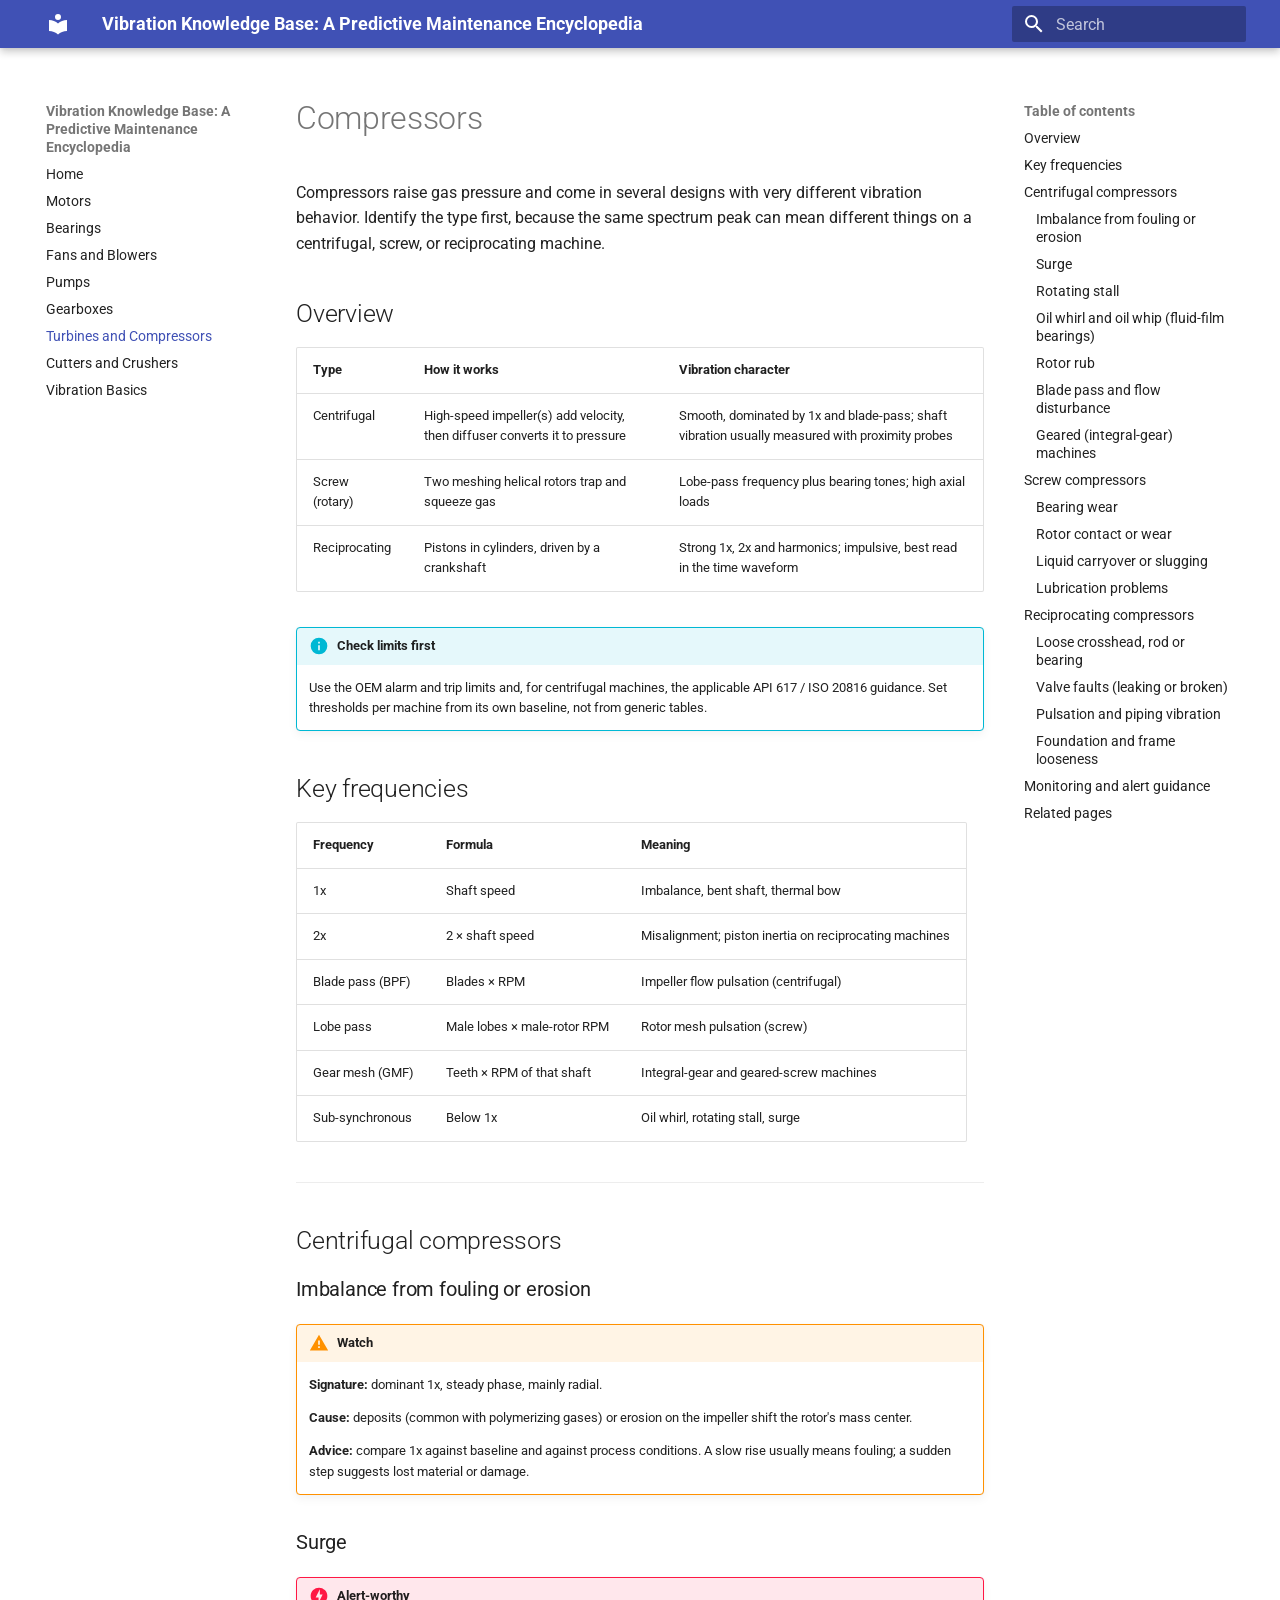
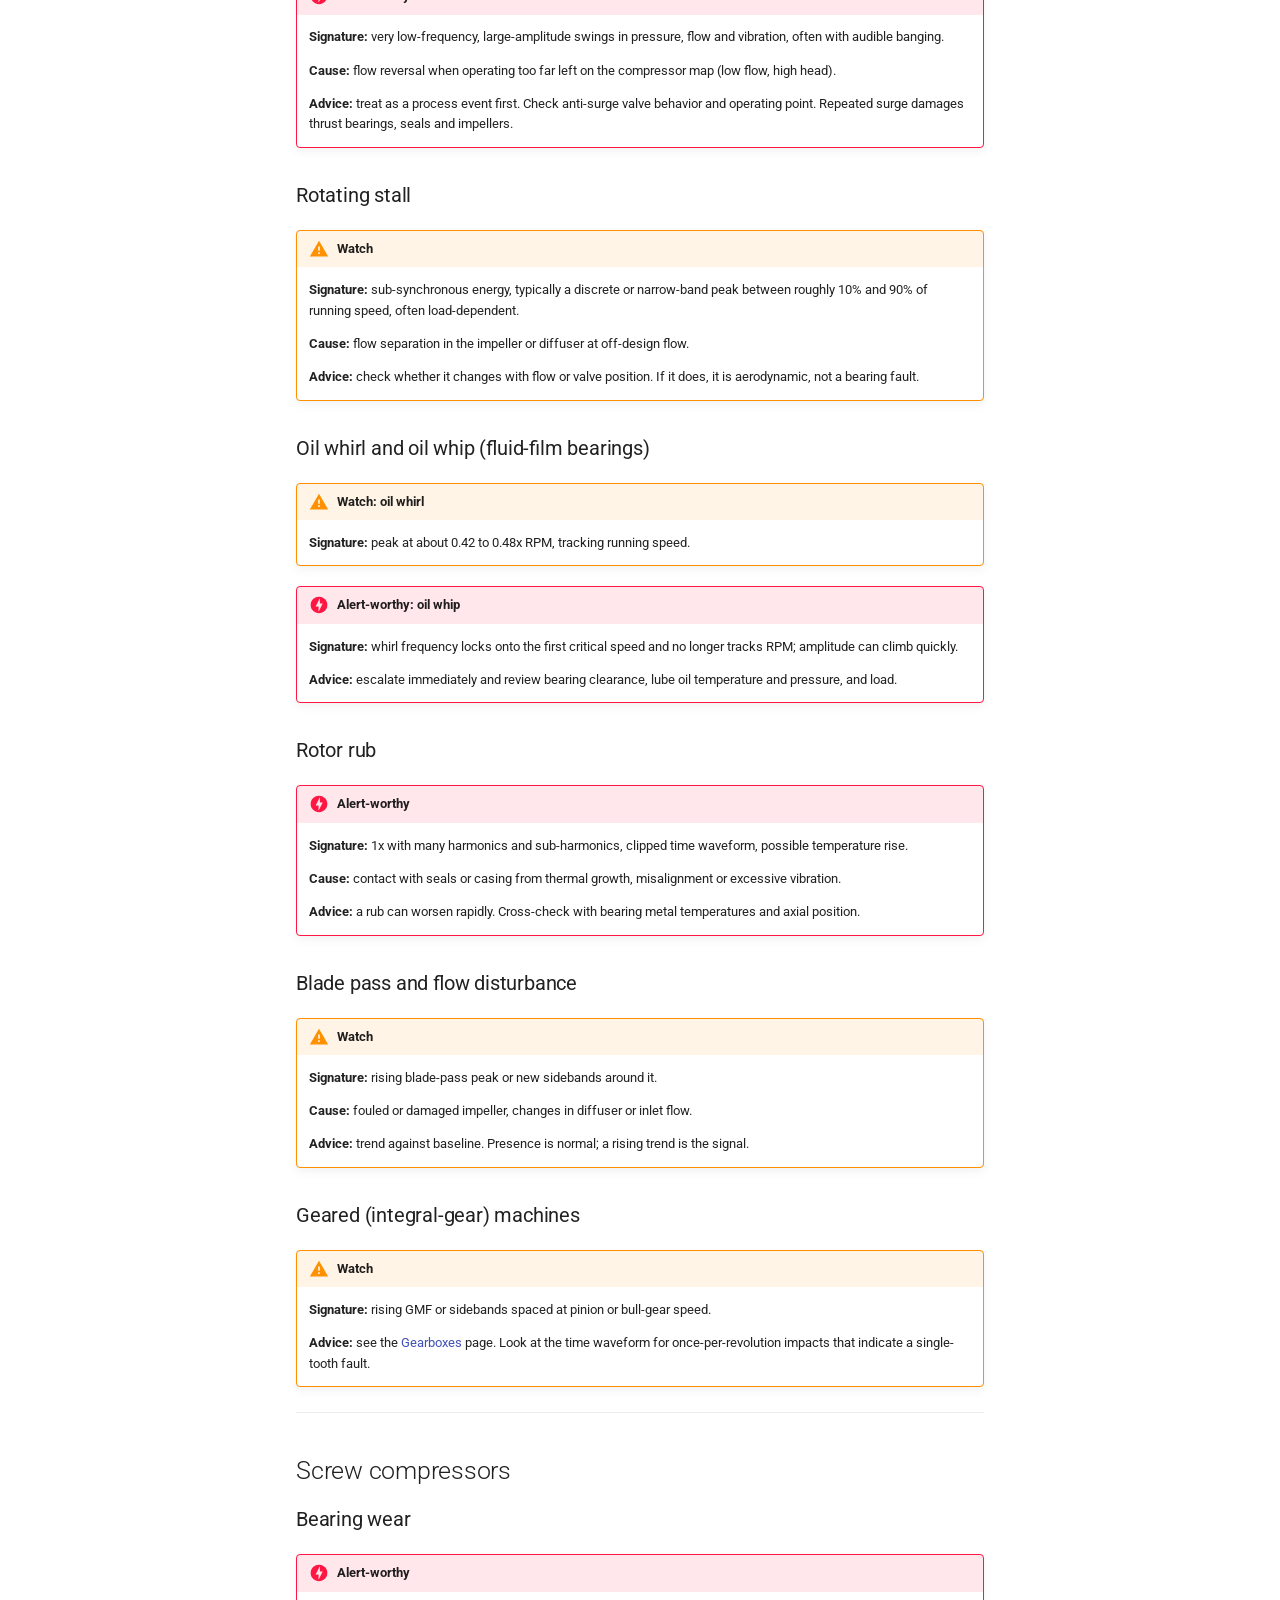
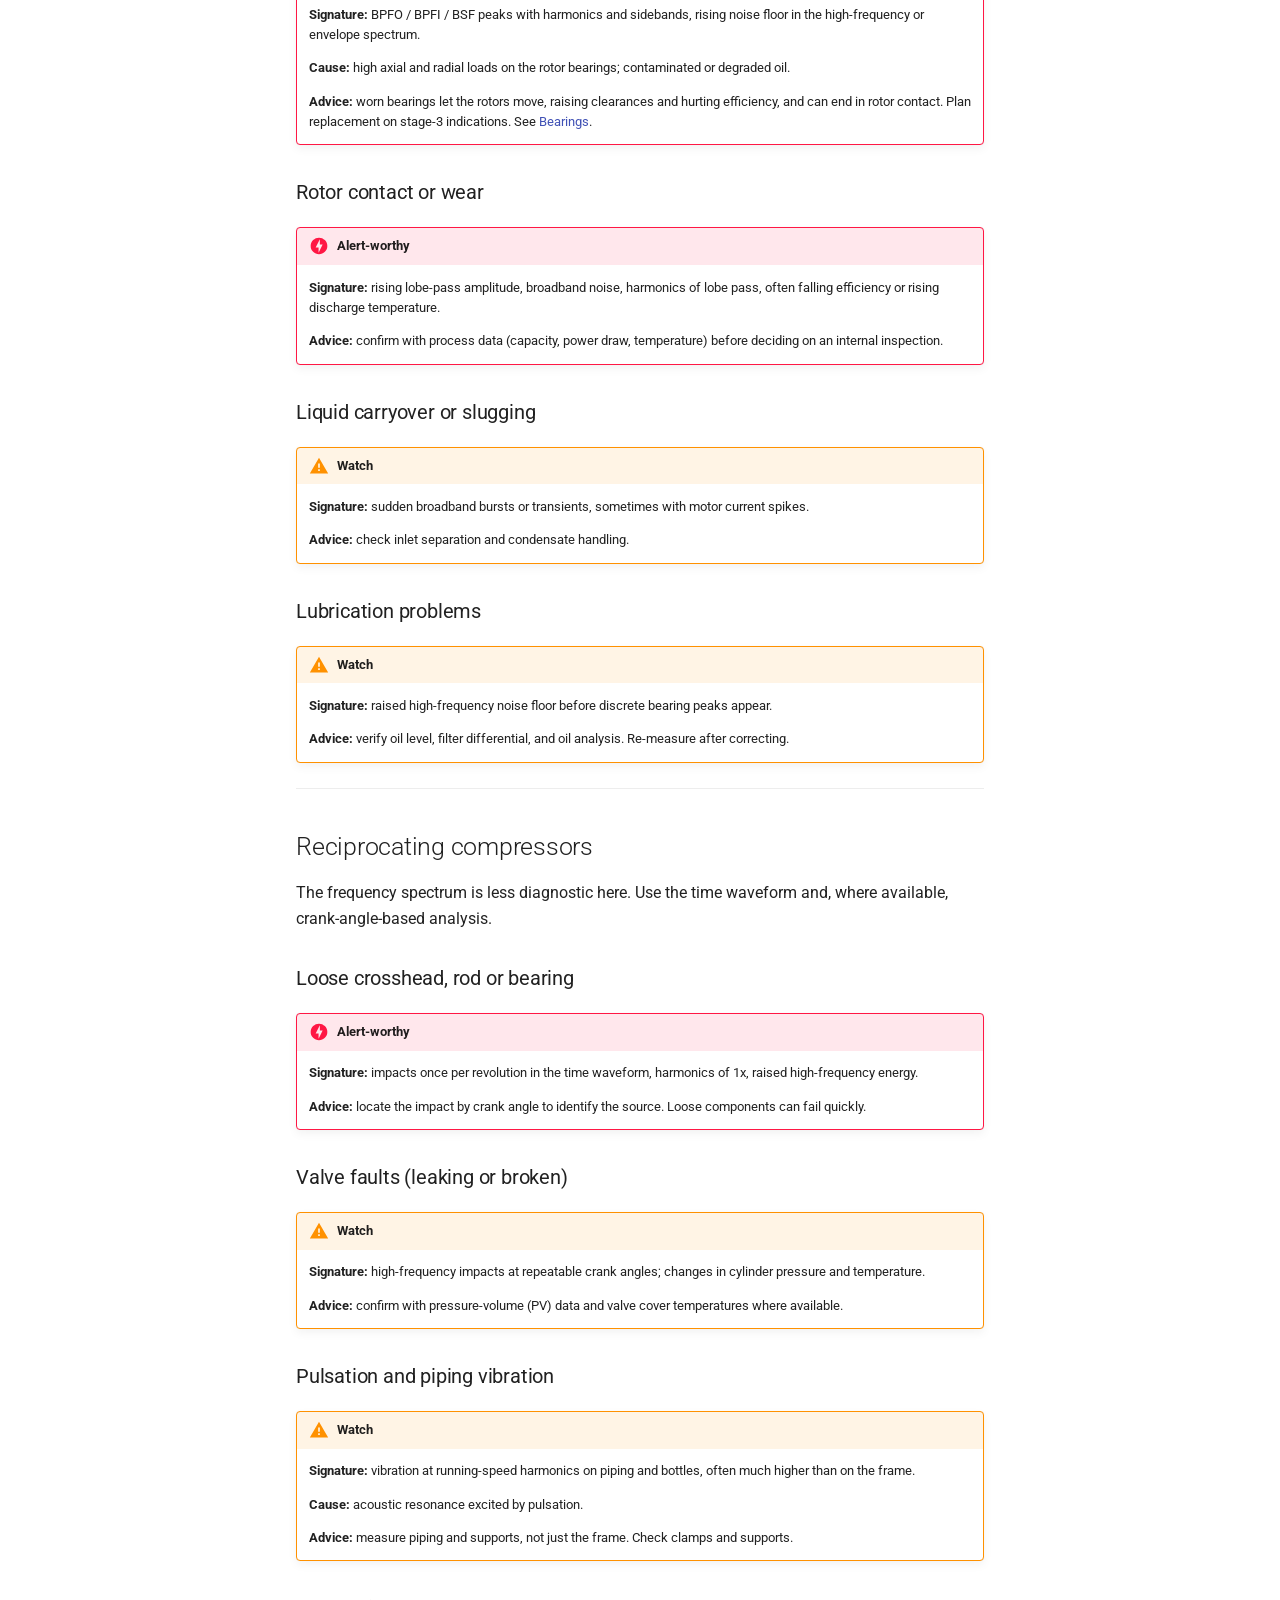
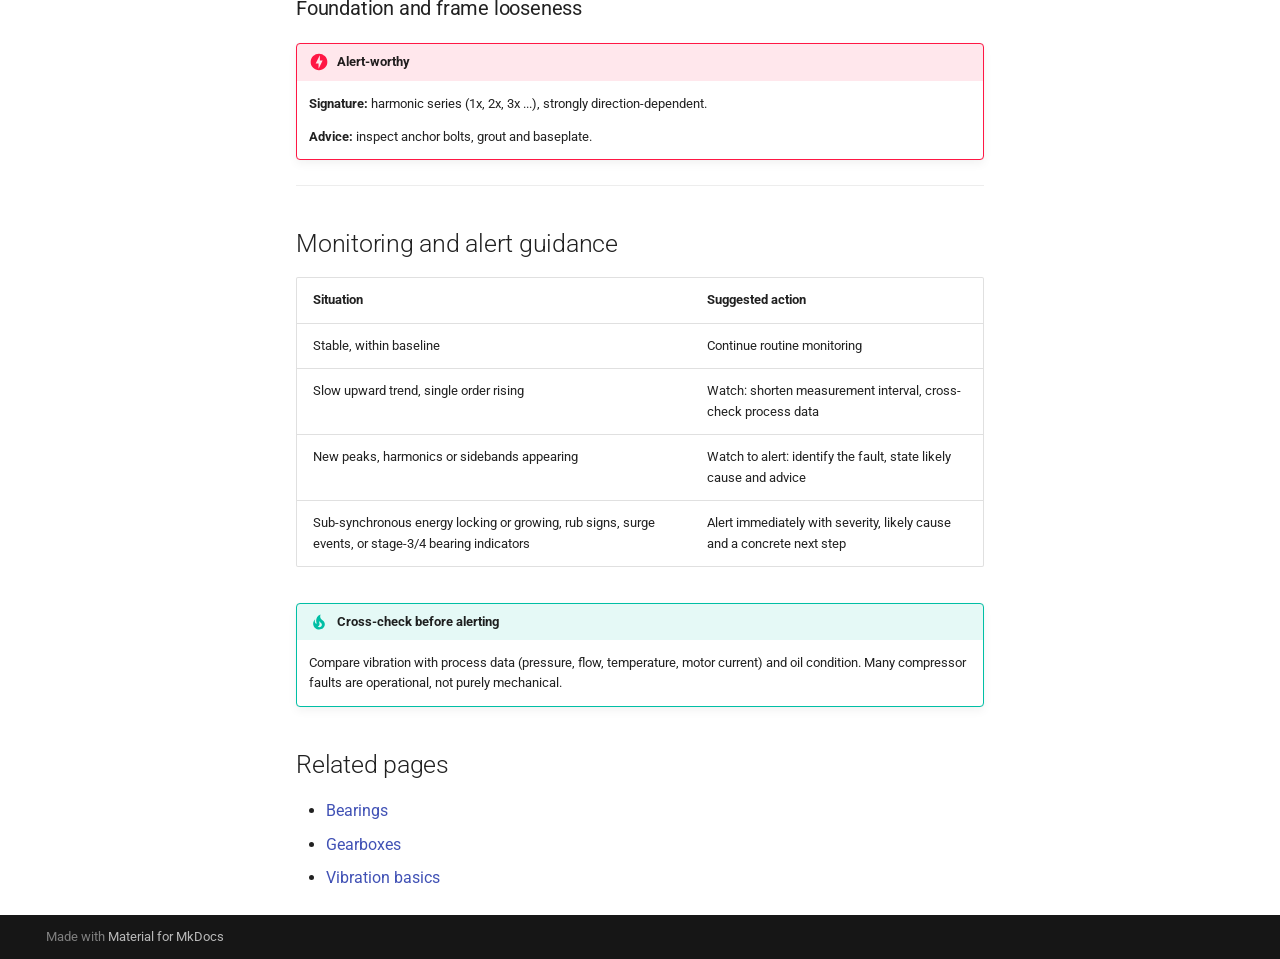
<file: turbines-and-compressors/index.html>
<!doctype html>
<html lang="en" class="no-js">
  <head>
    
      <meta charset="utf-8">
      <meta name="viewport" content="width=device-width,initial-scale=1">
      
      
      
      
        <link rel="prev" href="../gearboxes/">
      
      
        <link rel="next" href="../cutters-and-crushers/">
      
      
        
      
      
      <link rel="icon" href="../assets/images/favicon.png">
      <meta name="generator" content="mkdocs-1.6.1, mkdocs-material-9.7.7">
    
    
      
        <title>Turbines and Compressors - Vibration Knowledge Base: A Predictive Maintenance Encyclopedia</title>
      
    
    
      <link rel="stylesheet" href="../assets/stylesheets/main.ec1eaa64.min.css">
      
      


    
    
      
    
    
      
        
        
        <link rel="preconnect" href="https://fonts.gstatic.com" crossorigin>
        <link rel="stylesheet" href="https://fonts.googleapis.com/css?family=Roboto:300,300i,400,400i,700,700i%7CRoboto+Mono:400,400i,700,700i&display=fallback">
        <style>:root{--md-text-font:"Roboto";--md-code-font:"Roboto Mono"}</style>
      
    
    
    <script>__md_scope=new URL("..",location),__md_hash=e=>[...e].reduce(((e,_)=>(e<<5)-e+_.charCodeAt(0)),0),__md_get=(e,_=localStorage,t=__md_scope)=>JSON.parse(_.getItem(t.pathname+"."+e)),__md_set=(e,_,t=localStorage,a=__md_scope)=>{try{t.setItem(a.pathname+"."+e,JSON.stringify(_))}catch(e){}}</script>
    
      

    
    
  </head>
  
  
    <body dir="ltr">
  
    
    <input class="md-toggle" data-md-toggle="drawer" type="checkbox" id="__drawer" autocomplete="off">
    <input class="md-toggle" data-md-toggle="search" type="checkbox" id="__search" autocomplete="off">
    <label class="md-overlay" for="__drawer"></label>
    <div data-md-component="skip">
      
        
        <a href="#compressors" class="md-skip">
          Skip to content
        </a>
      
    </div>
    <div data-md-component="announce">
      
    </div>
    
    
      

  

<header class="md-header md-header--shadow" data-md-component="header">
  <nav class="md-header__inner md-grid" aria-label="Header">
    <a href=".." title="Vibration Knowledge Base: A Predictive Maintenance Encyclopedia" class="md-header__button md-logo" aria-label="Vibration Knowledge Base: A Predictive Maintenance Encyclopedia" data-md-component="logo">
      
  
  <svg xmlns="http://www.w3.org/2000/svg" viewBox="0 0 24 24"><path d="M12 8a3 3 0 0 0 3-3 3 3 0 0 0-3-3 3 3 0 0 0-3 3 3 3 0 0 0 3 3m0 3.54C9.64 9.35 6.5 8 3 8v11c3.5 0 6.64 1.35 9 3.54 2.36-2.19 5.5-3.54 9-3.54V8c-3.5 0-6.64 1.35-9 3.54"/></svg>

    </a>
    <label class="md-header__button md-icon" for="__drawer">
      
      <svg xmlns="http://www.w3.org/2000/svg" viewBox="0 0 24 24"><path d="M3 6h18v2H3zm0 5h18v2H3zm0 5h18v2H3z"/></svg>
    </label>
    <div class="md-header__title" data-md-component="header-title">
      <div class="md-header__ellipsis">
        <div class="md-header__topic">
          <span class="md-ellipsis">
            Vibration Knowledge Base: A Predictive Maintenance Encyclopedia
          </span>
        </div>
        <div class="md-header__topic" data-md-component="header-topic">
          <span class="md-ellipsis">
            
              Turbines and Compressors
            
          </span>
        </div>
      </div>
    </div>
    
    
      <script>var palette=__md_get("__palette");if(palette&&palette.color){if("(prefers-color-scheme)"===palette.color.media){var media=matchMedia("(prefers-color-scheme: light)"),input=document.querySelector(media.matches?"[data-md-color-media='(prefers-color-scheme: light)']":"[data-md-color-media='(prefers-color-scheme: dark)']");palette.color.media=input.getAttribute("data-md-color-media"),palette.color.scheme=input.getAttribute("data-md-color-scheme"),palette.color.primary=input.getAttribute("data-md-color-primary"),palette.color.accent=input.getAttribute("data-md-color-accent")}for(var[key,value]of Object.entries(palette.color))document.body.setAttribute("data-md-color-"+key,value)}</script>
    
    
    
      
      
        <label class="md-header__button md-icon" for="__search">
          
          <svg xmlns="http://www.w3.org/2000/svg" viewBox="0 0 24 24"><path d="M9.5 3A6.5 6.5 0 0 1 16 9.5c0 1.61-.59 3.09-1.56 4.23l.27.27h.79l5 5-1.5 1.5-5-5v-.79l-.27-.27A6.52 6.52 0 0 1 9.5 16 6.5 6.5 0 0 1 3 9.5 6.5 6.5 0 0 1 9.5 3m0 2C7 5 5 7 5 9.5S7 14 9.5 14 14 12 14 9.5 12 5 9.5 5"/></svg>
        </label>
        <div class="md-search" data-md-component="search" role="dialog">
  <label class="md-search__overlay" for="__search"></label>
  <div class="md-search__inner" role="search">
    <form class="md-search__form" name="search">
      <input type="text" class="md-search__input" name="query" aria-label="Search" placeholder="Search" autocapitalize="off" autocorrect="off" autocomplete="off" spellcheck="false" data-md-component="search-query" required>
      <label class="md-search__icon md-icon" for="__search">
        
        <svg xmlns="http://www.w3.org/2000/svg" viewBox="0 0 24 24"><path d="M9.5 3A6.5 6.5 0 0 1 16 9.5c0 1.61-.59 3.09-1.56 4.23l.27.27h.79l5 5-1.5 1.5-5-5v-.79l-.27-.27A6.52 6.52 0 0 1 9.5 16 6.5 6.5 0 0 1 3 9.5 6.5 6.5 0 0 1 9.5 3m0 2C7 5 5 7 5 9.5S7 14 9.5 14 14 12 14 9.5 12 5 9.5 5"/></svg>
        
        <svg xmlns="http://www.w3.org/2000/svg" viewBox="0 0 24 24"><path d="M20 11v2H8l5.5 5.5-1.42 1.42L4.16 12l7.92-7.92L13.5 5.5 8 11z"/></svg>
      </label>
      <nav class="md-search__options" aria-label="Search">
        
        <button type="reset" class="md-search__icon md-icon" title="Clear" aria-label="Clear" tabindex="-1">
          
          <svg xmlns="http://www.w3.org/2000/svg" viewBox="0 0 24 24"><path d="M19 6.41 17.59 5 12 10.59 6.41 5 5 6.41 10.59 12 5 17.59 6.41 19 12 13.41 17.59 19 19 17.59 13.41 12z"/></svg>
        </button>
      </nav>
      
    </form>
    <div class="md-search__output">
      <div class="md-search__scrollwrap" tabindex="0" data-md-scrollfix>
        <div class="md-search-result" data-md-component="search-result">
          <div class="md-search-result__meta">
            Initializing search
          </div>
          <ol class="md-search-result__list" role="presentation"></ol>
        </div>
      </div>
    </div>
  </div>
</div>
      
    
    
  </nav>
  
</header>
    
    <div class="md-container" data-md-component="container">
      
      
        
          
        
      
      <main class="md-main" data-md-component="main">
        <div class="md-main__inner md-grid">
          
            
              
              <div class="md-sidebar md-sidebar--primary" data-md-component="sidebar" data-md-type="navigation" >
                <div class="md-sidebar__scrollwrap">
                  <div class="md-sidebar__inner">
                    



<nav class="md-nav md-nav--primary" aria-label="Navigation" data-md-level="0">
  <label class="md-nav__title" for="__drawer">
    <a href=".." title="Vibration Knowledge Base: A Predictive Maintenance Encyclopedia" class="md-nav__button md-logo" aria-label="Vibration Knowledge Base: A Predictive Maintenance Encyclopedia" data-md-component="logo">
      
  
  <svg xmlns="http://www.w3.org/2000/svg" viewBox="0 0 24 24"><path d="M12 8a3 3 0 0 0 3-3 3 3 0 0 0-3-3 3 3 0 0 0-3 3 3 3 0 0 0 3 3m0 3.54C9.64 9.35 6.5 8 3 8v11c3.5 0 6.64 1.35 9 3.54 2.36-2.19 5.5-3.54 9-3.54V8c-3.5 0-6.64 1.35-9 3.54"/></svg>

    </a>
    Vibration Knowledge Base: A Predictive Maintenance Encyclopedia
  </label>
  
  <ul class="md-nav__list" data-md-scrollfix>
    
      
      
  
  
  
  
    <li class="md-nav__item">
      <a href=".." class="md-nav__link">
        
  
  
  <span class="md-ellipsis">
    
  
    Home
  

    
  </span>
  
  

      </a>
    </li>
  

    
      
      
  
  
  
  
    <li class="md-nav__item">
      <a href="../motors/" class="md-nav__link">
        
  
  
  <span class="md-ellipsis">
    
  
    Motors
  

    
  </span>
  
  

      </a>
    </li>
  

    
      
      
  
  
  
  
    <li class="md-nav__item">
      <a href="../bearings/" class="md-nav__link">
        
  
  
  <span class="md-ellipsis">
    
  
    Bearings
  

    
  </span>
  
  

      </a>
    </li>
  

    
      
      
  
  
  
  
    <li class="md-nav__item">
      <a href="../fans-and-blowers/" class="md-nav__link">
        
  
  
  <span class="md-ellipsis">
    
  
    Fans and Blowers
  

    
  </span>
  
  

      </a>
    </li>
  

    
      
      
  
  
  
  
    <li class="md-nav__item">
      <a href="../pumps/" class="md-nav__link">
        
  
  
  <span class="md-ellipsis">
    
  
    Pumps
  

    
  </span>
  
  

      </a>
    </li>
  

    
      
      
  
  
  
  
    <li class="md-nav__item">
      <a href="../gearboxes/" class="md-nav__link">
        
  
  
  <span class="md-ellipsis">
    
  
    Gearboxes
  

    
  </span>
  
  

      </a>
    </li>
  

    
      
      
  
  
    
  
  
  
    <li class="md-nav__item md-nav__item--active">
      
      <input class="md-nav__toggle md-toggle" type="checkbox" id="__toc">
      
      
        
      
      
        <label class="md-nav__link md-nav__link--active" for="__toc">
          
  
  
  <span class="md-ellipsis">
    
  
    Turbines and Compressors
  

    
  </span>
  
  

          <span class="md-nav__icon md-icon"></span>
        </label>
      
      <a href="./" class="md-nav__link md-nav__link--active">
        
  
  
  <span class="md-ellipsis">
    
  
    Turbines and Compressors
  

    
  </span>
  
  

      </a>
      
        

<nav class="md-nav md-nav--secondary" aria-label="Table of contents">
  
  
  
    
  
  
    <label class="md-nav__title" for="__toc">
      <span class="md-nav__icon md-icon"></span>
      Table of contents
    </label>
    <ul class="md-nav__list" data-md-component="toc" data-md-scrollfix>
      
        <li class="md-nav__item">
  <a href="#overview" class="md-nav__link">
    <span class="md-ellipsis">
      
        Overview
      
    </span>
  </a>
  
</li>
      
        <li class="md-nav__item">
  <a href="#key-frequencies" class="md-nav__link">
    <span class="md-ellipsis">
      
        Key frequencies
      
    </span>
  </a>
  
</li>
      
        <li class="md-nav__item">
  <a href="#centrifugal-compressors" class="md-nav__link">
    <span class="md-ellipsis">
      
        Centrifugal compressors
      
    </span>
  </a>
  
    <nav class="md-nav" aria-label="Centrifugal compressors">
      <ul class="md-nav__list">
        
          <li class="md-nav__item">
  <a href="#imbalance-from-fouling-or-erosion" class="md-nav__link">
    <span class="md-ellipsis">
      
        Imbalance from fouling or erosion
      
    </span>
  </a>
  
</li>
        
          <li class="md-nav__item">
  <a href="#surge" class="md-nav__link">
    <span class="md-ellipsis">
      
        Surge
      
    </span>
  </a>
  
</li>
        
          <li class="md-nav__item">
  <a href="#rotating-stall" class="md-nav__link">
    <span class="md-ellipsis">
      
        Rotating stall
      
    </span>
  </a>
  
</li>
        
          <li class="md-nav__item">
  <a href="#oil-whirl-and-oil-whip-fluid-film-bearings" class="md-nav__link">
    <span class="md-ellipsis">
      
        Oil whirl and oil whip (fluid-film bearings)
      
    </span>
  </a>
  
</li>
        
          <li class="md-nav__item">
  <a href="#rotor-rub" class="md-nav__link">
    <span class="md-ellipsis">
      
        Rotor rub
      
    </span>
  </a>
  
</li>
        
          <li class="md-nav__item">
  <a href="#blade-pass-and-flow-disturbance" class="md-nav__link">
    <span class="md-ellipsis">
      
        Blade pass and flow disturbance
      
    </span>
  </a>
  
</li>
        
          <li class="md-nav__item">
  <a href="#geared-integral-gear-machines" class="md-nav__link">
    <span class="md-ellipsis">
      
        Geared (integral-gear) machines
      
    </span>
  </a>
  
</li>
        
      </ul>
    </nav>
  
</li>
      
        <li class="md-nav__item">
  <a href="#screw-compressors" class="md-nav__link">
    <span class="md-ellipsis">
      
        Screw compressors
      
    </span>
  </a>
  
    <nav class="md-nav" aria-label="Screw compressors">
      <ul class="md-nav__list">
        
          <li class="md-nav__item">
  <a href="#bearing-wear" class="md-nav__link">
    <span class="md-ellipsis">
      
        Bearing wear
      
    </span>
  </a>
  
</li>
        
          <li class="md-nav__item">
  <a href="#rotor-contact-or-wear" class="md-nav__link">
    <span class="md-ellipsis">
      
        Rotor contact or wear
      
    </span>
  </a>
  
</li>
        
          <li class="md-nav__item">
  <a href="#liquid-carryover-or-slugging" class="md-nav__link">
    <span class="md-ellipsis">
      
        Liquid carryover or slugging
      
    </span>
  </a>
  
</li>
        
          <li class="md-nav__item">
  <a href="#lubrication-problems" class="md-nav__link">
    <span class="md-ellipsis">
      
        Lubrication problems
      
    </span>
  </a>
  
</li>
        
      </ul>
    </nav>
  
</li>
      
        <li class="md-nav__item">
  <a href="#reciprocating-compressors" class="md-nav__link">
    <span class="md-ellipsis">
      
        Reciprocating compressors
      
    </span>
  </a>
  
    <nav class="md-nav" aria-label="Reciprocating compressors">
      <ul class="md-nav__list">
        
          <li class="md-nav__item">
  <a href="#loose-crosshead-rod-or-bearing" class="md-nav__link">
    <span class="md-ellipsis">
      
        Loose crosshead, rod or bearing
      
    </span>
  </a>
  
</li>
        
          <li class="md-nav__item">
  <a href="#valve-faults-leaking-or-broken" class="md-nav__link">
    <span class="md-ellipsis">
      
        Valve faults (leaking or broken)
      
    </span>
  </a>
  
</li>
        
          <li class="md-nav__item">
  <a href="#pulsation-and-piping-vibration" class="md-nav__link">
    <span class="md-ellipsis">
      
        Pulsation and piping vibration
      
    </span>
  </a>
  
</li>
        
          <li class="md-nav__item">
  <a href="#foundation-and-frame-looseness" class="md-nav__link">
    <span class="md-ellipsis">
      
        Foundation and frame looseness
      
    </span>
  </a>
  
</li>
        
      </ul>
    </nav>
  
</li>
      
        <li class="md-nav__item">
  <a href="#monitoring-and-alert-guidance" class="md-nav__link">
    <span class="md-ellipsis">
      
        Monitoring and alert guidance
      
    </span>
  </a>
  
</li>
      
        <li class="md-nav__item">
  <a href="#related-pages" class="md-nav__link">
    <span class="md-ellipsis">
      
        Related pages
      
    </span>
  </a>
  
</li>
      
    </ul>
  
</nav>
      
    </li>
  

    
      
      
  
  
  
  
    <li class="md-nav__item">
      <a href="../cutters-and-crushers/" class="md-nav__link">
        
  
  
  <span class="md-ellipsis">
    
  
    Cutters and Crushers
  

    
  </span>
  
  

      </a>
    </li>
  

    
      
      
  
  
  
  
    <li class="md-nav__item">
      <a href="../vibration-basics/" class="md-nav__link">
        
  
  
  <span class="md-ellipsis">
    
  
    Vibration Basics
  

    
  </span>
  
  

      </a>
    </li>
  

    
  </ul>
</nav>
                  </div>
                </div>
              </div>
            
            
              
              <div class="md-sidebar md-sidebar--secondary" data-md-component="sidebar" data-md-type="toc" >
                <div class="md-sidebar__scrollwrap">
                  <div class="md-sidebar__inner">
                    

<nav class="md-nav md-nav--secondary" aria-label="Table of contents">
  
  
  
    
  
  
    <label class="md-nav__title" for="__toc">
      <span class="md-nav__icon md-icon"></span>
      Table of contents
    </label>
    <ul class="md-nav__list" data-md-component="toc" data-md-scrollfix>
      
        <li class="md-nav__item">
  <a href="#overview" class="md-nav__link">
    <span class="md-ellipsis">
      
        Overview
      
    </span>
  </a>
  
</li>
      
        <li class="md-nav__item">
  <a href="#key-frequencies" class="md-nav__link">
    <span class="md-ellipsis">
      
        Key frequencies
      
    </span>
  </a>
  
</li>
      
        <li class="md-nav__item">
  <a href="#centrifugal-compressors" class="md-nav__link">
    <span class="md-ellipsis">
      
        Centrifugal compressors
      
    </span>
  </a>
  
    <nav class="md-nav" aria-label="Centrifugal compressors">
      <ul class="md-nav__list">
        
          <li class="md-nav__item">
  <a href="#imbalance-from-fouling-or-erosion" class="md-nav__link">
    <span class="md-ellipsis">
      
        Imbalance from fouling or erosion
      
    </span>
  </a>
  
</li>
        
          <li class="md-nav__item">
  <a href="#surge" class="md-nav__link">
    <span class="md-ellipsis">
      
        Surge
      
    </span>
  </a>
  
</li>
        
          <li class="md-nav__item">
  <a href="#rotating-stall" class="md-nav__link">
    <span class="md-ellipsis">
      
        Rotating stall
      
    </span>
  </a>
  
</li>
        
          <li class="md-nav__item">
  <a href="#oil-whirl-and-oil-whip-fluid-film-bearings" class="md-nav__link">
    <span class="md-ellipsis">
      
        Oil whirl and oil whip (fluid-film bearings)
      
    </span>
  </a>
  
</li>
        
          <li class="md-nav__item">
  <a href="#rotor-rub" class="md-nav__link">
    <span class="md-ellipsis">
      
        Rotor rub
      
    </span>
  </a>
  
</li>
        
          <li class="md-nav__item">
  <a href="#blade-pass-and-flow-disturbance" class="md-nav__link">
    <span class="md-ellipsis">
      
        Blade pass and flow disturbance
      
    </span>
  </a>
  
</li>
        
          <li class="md-nav__item">
  <a href="#geared-integral-gear-machines" class="md-nav__link">
    <span class="md-ellipsis">
      
        Geared (integral-gear) machines
      
    </span>
  </a>
  
</li>
        
      </ul>
    </nav>
  
</li>
      
        <li class="md-nav__item">
  <a href="#screw-compressors" class="md-nav__link">
    <span class="md-ellipsis">
      
        Screw compressors
      
    </span>
  </a>
  
    <nav class="md-nav" aria-label="Screw compressors">
      <ul class="md-nav__list">
        
          <li class="md-nav__item">
  <a href="#bearing-wear" class="md-nav__link">
    <span class="md-ellipsis">
      
        Bearing wear
      
    </span>
  </a>
  
</li>
        
          <li class="md-nav__item">
  <a href="#rotor-contact-or-wear" class="md-nav__link">
    <span class="md-ellipsis">
      
        Rotor contact or wear
      
    </span>
  </a>
  
</li>
        
          <li class="md-nav__item">
  <a href="#liquid-carryover-or-slugging" class="md-nav__link">
    <span class="md-ellipsis">
      
        Liquid carryover or slugging
      
    </span>
  </a>
  
</li>
        
          <li class="md-nav__item">
  <a href="#lubrication-problems" class="md-nav__link">
    <span class="md-ellipsis">
      
        Lubrication problems
      
    </span>
  </a>
  
</li>
        
      </ul>
    </nav>
  
</li>
      
        <li class="md-nav__item">
  <a href="#reciprocating-compressors" class="md-nav__link">
    <span class="md-ellipsis">
      
        Reciprocating compressors
      
    </span>
  </a>
  
    <nav class="md-nav" aria-label="Reciprocating compressors">
      <ul class="md-nav__list">
        
          <li class="md-nav__item">
  <a href="#loose-crosshead-rod-or-bearing" class="md-nav__link">
    <span class="md-ellipsis">
      
        Loose crosshead, rod or bearing
      
    </span>
  </a>
  
</li>
        
          <li class="md-nav__item">
  <a href="#valve-faults-leaking-or-broken" class="md-nav__link">
    <span class="md-ellipsis">
      
        Valve faults (leaking or broken)
      
    </span>
  </a>
  
</li>
        
          <li class="md-nav__item">
  <a href="#pulsation-and-piping-vibration" class="md-nav__link">
    <span class="md-ellipsis">
      
        Pulsation and piping vibration
      
    </span>
  </a>
  
</li>
        
          <li class="md-nav__item">
  <a href="#foundation-and-frame-looseness" class="md-nav__link">
    <span class="md-ellipsis">
      
        Foundation and frame looseness
      
    </span>
  </a>
  
</li>
        
      </ul>
    </nav>
  
</li>
      
        <li class="md-nav__item">
  <a href="#monitoring-and-alert-guidance" class="md-nav__link">
    <span class="md-ellipsis">
      
        Monitoring and alert guidance
      
    </span>
  </a>
  
</li>
      
        <li class="md-nav__item">
  <a href="#related-pages" class="md-nav__link">
    <span class="md-ellipsis">
      
        Related pages
      
    </span>
  </a>
  
</li>
      
    </ul>
  
</nav>
                  </div>
                </div>
              </div>
            
          
          
            <div class="md-content" data-md-component="content">
              
              <article class="md-content__inner md-typeset">
                
                  



<h1 id="compressors">Compressors</h1>
<p>Compressors raise gas pressure and come in several designs with very different vibration behavior. Identify the type first, because the same spectrum peak can mean different things on a centrifugal, screw, or reciprocating machine.</p>
<h2 id="overview">Overview</h2>
<table>
<thead>
<tr>
<th>Type</th>
<th>How it works</th>
<th>Vibration character</th>
</tr>
</thead>
<tbody>
<tr>
<td>Centrifugal</td>
<td>High-speed impeller(s) add velocity, then diffuser converts it to pressure</td>
<td>Smooth, dominated by 1x and blade-pass; shaft vibration usually measured with proximity probes</td>
</tr>
<tr>
<td>Screw (rotary)</td>
<td>Two meshing helical rotors trap and squeeze gas</td>
<td>Lobe-pass frequency plus bearing tones; high axial loads</td>
</tr>
<tr>
<td>Reciprocating</td>
<td>Pistons in cylinders, driven by a crankshaft</td>
<td>Strong 1x, 2x and harmonics; impulsive, best read in the time waveform</td>
</tr>
</tbody>
</table>
<div class="admonition info">
<p class="admonition-title">Check limits first</p>
<p>Use the OEM alarm and trip limits and, for centrifugal machines, the applicable API 617 / ISO 20816 guidance. Set thresholds per machine from its own baseline, not from generic tables.</p>
</div>
<h2 id="key-frequencies">Key frequencies</h2>
<table>
<thead>
<tr>
<th>Frequency</th>
<th>Formula</th>
<th>Meaning</th>
</tr>
</thead>
<tbody>
<tr>
<td>1x</td>
<td>Shaft speed</td>
<td>Imbalance, bent shaft, thermal bow</td>
</tr>
<tr>
<td>2x</td>
<td>2 × shaft speed</td>
<td>Misalignment; piston inertia on reciprocating machines</td>
</tr>
<tr>
<td>Blade pass (BPF)</td>
<td>Blades × RPM</td>
<td>Impeller flow pulsation (centrifugal)</td>
</tr>
<tr>
<td>Lobe pass</td>
<td>Male lobes × male-rotor RPM</td>
<td>Rotor mesh pulsation (screw)</td>
</tr>
<tr>
<td>Gear mesh (GMF)</td>
<td>Teeth × RPM of that shaft</td>
<td>Integral-gear and geared-screw machines</td>
</tr>
<tr>
<td>Sub-synchronous</td>
<td>Below 1x</td>
<td>Oil whirl, rotating stall, surge</td>
</tr>
</tbody>
</table>
<hr />
<h2 id="centrifugal-compressors">Centrifugal compressors</h2>
<h3 id="imbalance-from-fouling-or-erosion">Imbalance from fouling or erosion</h3>
<div class="admonition warning">
<p class="admonition-title">Watch</p>
<p><strong>Signature:</strong> dominant 1x, steady phase, mainly radial.</p>
<p><strong>Cause:</strong> deposits (common with polymerizing gases) or erosion on the impeller shift the rotor's mass center.</p>
<p><strong>Advice:</strong> compare 1x against baseline and against process conditions. A slow rise usually means fouling; a sudden step suggests lost material or damage.</p>
</div>
<h3 id="surge">Surge</h3>
<div class="admonition danger">
<p class="admonition-title">Alert-worthy</p>
<p><strong>Signature:</strong> very low-frequency, large-amplitude swings in pressure, flow and vibration, often with audible banging.</p>
<p><strong>Cause:</strong> flow reversal when operating too far left on the compressor map (low flow, high head).</p>
<p><strong>Advice:</strong> treat as a process event first. Check anti-surge valve behavior and operating point. Repeated surge damages thrust bearings, seals and impellers.</p>
</div>
<h3 id="rotating-stall">Rotating stall</h3>
<div class="admonition warning">
<p class="admonition-title">Watch</p>
<p><strong>Signature:</strong> sub-synchronous energy, typically a discrete or narrow-band peak between roughly 10% and 90% of running speed, often load-dependent.</p>
<p><strong>Cause:</strong> flow separation in the impeller or diffuser at off-design flow.</p>
<p><strong>Advice:</strong> check whether it changes with flow or valve position. If it does, it is aerodynamic, not a bearing fault.</p>
</div>
<h3 id="oil-whirl-and-oil-whip-fluid-film-bearings">Oil whirl and oil whip (fluid-film bearings)</h3>
<div class="admonition warning">
<p class="admonition-title">Watch: oil whirl</p>
<p><strong>Signature:</strong> peak at about 0.42 to 0.48x RPM, tracking running speed.</p>
</div>
<div class="admonition danger">
<p class="admonition-title">Alert-worthy: oil whip</p>
<p><strong>Signature:</strong> whirl frequency locks onto the first critical speed and no longer tracks RPM; amplitude can climb quickly.</p>
<p><strong>Advice:</strong> escalate immediately and review bearing clearance, lube oil temperature and pressure, and load.</p>
</div>
<h3 id="rotor-rub">Rotor rub</h3>
<div class="admonition danger">
<p class="admonition-title">Alert-worthy</p>
<p><strong>Signature:</strong> 1x with many harmonics and sub-harmonics, clipped time waveform, possible temperature rise.</p>
<p><strong>Cause:</strong> contact with seals or casing from thermal growth, misalignment or excessive vibration.</p>
<p><strong>Advice:</strong> a rub can worsen rapidly. Cross-check with bearing metal temperatures and axial position.</p>
</div>
<h3 id="blade-pass-and-flow-disturbance">Blade pass and flow disturbance</h3>
<div class="admonition warning">
<p class="admonition-title">Watch</p>
<p><strong>Signature:</strong> rising blade-pass peak or new sidebands around it.</p>
<p><strong>Cause:</strong> fouled or damaged impeller, changes in diffuser or inlet flow.</p>
<p><strong>Advice:</strong> trend against baseline. Presence is normal; a rising trend is the signal.</p>
</div>
<h3 id="geared-integral-gear-machines">Geared (integral-gear) machines</h3>
<div class="admonition warning">
<p class="admonition-title">Watch</p>
<p><strong>Signature:</strong> rising GMF or sidebands spaced at pinion or bull-gear speed.</p>
<p><strong>Advice:</strong> see the <a href="../gearboxes/">Gearboxes</a> page. Look at the time waveform for once-per-revolution impacts that indicate a single-tooth fault.</p>
</div>
<hr />
<h2 id="screw-compressors">Screw compressors</h2>
<h3 id="bearing-wear">Bearing wear</h3>
<div class="admonition danger">
<p class="admonition-title">Alert-worthy</p>
<p><strong>Signature:</strong> BPFO / BPFI / BSF peaks with harmonics and sidebands, rising noise floor in the high-frequency or envelope spectrum.</p>
<p><strong>Cause:</strong> high axial and radial loads on the rotor bearings; contaminated or degraded oil.</p>
<p><strong>Advice:</strong> worn bearings let the rotors move, raising clearances and hurting efficiency, and can end in rotor contact. Plan replacement on stage-3 indications. See <a href="../bearings/">Bearings</a>.</p>
</div>
<h3 id="rotor-contact-or-wear">Rotor contact or wear</h3>
<div class="admonition danger">
<p class="admonition-title">Alert-worthy</p>
<p><strong>Signature:</strong> rising lobe-pass amplitude, broadband noise, harmonics of lobe pass, often falling efficiency or rising discharge temperature.</p>
<p><strong>Advice:</strong> confirm with process data (capacity, power draw, temperature) before deciding on an internal inspection.</p>
</div>
<h3 id="liquid-carryover-or-slugging">Liquid carryover or slugging</h3>
<div class="admonition warning">
<p class="admonition-title">Watch</p>
<p><strong>Signature:</strong> sudden broadband bursts or transients, sometimes with motor current spikes.</p>
<p><strong>Advice:</strong> check inlet separation and condensate handling.</p>
</div>
<h3 id="lubrication-problems">Lubrication problems</h3>
<div class="admonition warning">
<p class="admonition-title">Watch</p>
<p><strong>Signature:</strong> raised high-frequency noise floor before discrete bearing peaks appear.</p>
<p><strong>Advice:</strong> verify oil level, filter differential, and oil analysis. Re-measure after correcting.</p>
</div>
<hr />
<h2 id="reciprocating-compressors">Reciprocating compressors</h2>
<p>The frequency spectrum is less diagnostic here. Use the time waveform and, where available, crank-angle-based analysis.</p>
<h3 id="loose-crosshead-rod-or-bearing">Loose crosshead, rod or bearing</h3>
<div class="admonition danger">
<p class="admonition-title">Alert-worthy</p>
<p><strong>Signature:</strong> impacts once per revolution in the time waveform, harmonics of 1x, raised high-frequency energy.</p>
<p><strong>Advice:</strong> locate the impact by crank angle to identify the source. Loose components can fail quickly.</p>
</div>
<h3 id="valve-faults-leaking-or-broken">Valve faults (leaking or broken)</h3>
<div class="admonition warning">
<p class="admonition-title">Watch</p>
<p><strong>Signature:</strong> high-frequency impacts at repeatable crank angles; changes in cylinder pressure and temperature.</p>
<p><strong>Advice:</strong> confirm with pressure-volume (PV) data and valve cover temperatures where available.</p>
</div>
<h3 id="pulsation-and-piping-vibration">Pulsation and piping vibration</h3>
<div class="admonition warning">
<p class="admonition-title">Watch</p>
<p><strong>Signature:</strong> vibration at running-speed harmonics on piping and bottles, often much higher than on the frame.</p>
<p><strong>Cause:</strong> acoustic resonance excited by pulsation.</p>
<p><strong>Advice:</strong> measure piping and supports, not just the frame. Check clamps and supports.</p>
</div>
<h3 id="foundation-and-frame-looseness">Foundation and frame looseness</h3>
<div class="admonition danger">
<p class="admonition-title">Alert-worthy</p>
<p><strong>Signature:</strong> harmonic series (1x, 2x, 3x ...), strongly direction-dependent.</p>
<p><strong>Advice:</strong> inspect anchor bolts, grout and baseplate.</p>
</div>
<hr />
<h2 id="monitoring-and-alert-guidance">Monitoring and alert guidance</h2>
<table>
<thead>
<tr>
<th>Situation</th>
<th>Suggested action</th>
</tr>
</thead>
<tbody>
<tr>
<td>Stable, within baseline</td>
<td>Continue routine monitoring</td>
</tr>
<tr>
<td>Slow upward trend, single order rising</td>
<td>Watch: shorten measurement interval, cross-check process data</td>
</tr>
<tr>
<td>New peaks, harmonics or sidebands appearing</td>
<td>Watch to alert: identify the fault, state likely cause and advice</td>
</tr>
<tr>
<td>Sub-synchronous energy locking or growing, rub signs, surge events, or stage-3/4 bearing indicators</td>
<td>Alert immediately with severity, likely cause and a concrete next step</td>
</tr>
</tbody>
</table>
<div class="admonition tip">
<p class="admonition-title">Cross-check before alerting</p>
<p>Compare vibration with process data (pressure, flow, temperature, motor current) and oil condition. Many compressor faults are operational, not purely mechanical.</p>
</div>
<h2 id="related-pages">Related pages</h2>
<ul>
<li><a href="../bearings/">Bearings</a></li>
<li><a href="../gearboxes/">Gearboxes</a></li>
<li><a href="../vibration-basics/">Vibration basics</a></li>
</ul>












                
              </article>
            </div>
          
          
<script>var target=document.getElementById(location.hash.slice(1));target&&target.name&&(target.checked=target.name.startsWith("__tabbed_"))</script>
        </div>
        
      </main>
      
        <footer class="md-footer">
  
  <div class="md-footer-meta md-typeset">
    <div class="md-footer-meta__inner md-grid">
      <div class="md-copyright">
  
  
    Made with
    <a href="https://squidfunk.github.io/mkdocs-material/" target="_blank" rel="noopener">
      Material for MkDocs
    </a>
  
</div>
      
    </div>
  </div>
</footer>
      
    </div>
    <div class="md-dialog" data-md-component="dialog">
      <div class="md-dialog__inner md-typeset"></div>
    </div>
    
    
    
      
      
      <script id="__config" type="application/json">{"annotate": null, "base": "..", "features": [], "search": "../assets/javascripts/workers/search.2c215733.min.js", "tags": null, "translations": {"clipboard.copied": "Copied to clipboard", "clipboard.copy": "Copy to clipboard", "search.result.more.one": "1 more on this page", "search.result.more.other": "# more on this page", "search.result.none": "No matching documents", "search.result.one": "1 matching document", "search.result.other": "# matching documents", "search.result.placeholder": "Type to start searching", "search.result.term.missing": "Missing", "select.version": "Select version"}, "version": null}</script>
    
    
      <script src="../assets/javascripts/bundle.d7400e89.min.js"></script>
      
    
  </body>
</html>
</file>
<file: assets/stylesheets/main.ec1eaa64.min.css>
@charset "UTF-8";html{-webkit-text-size-adjust:none;-moz-text-size-adjust:none;text-size-adjust:none;box-sizing:border-box}*,:after,:before{box-sizing:inherit}@media (prefers-reduced-motion){*,:after,:before{transition:none!important}}body{margin:0}a,button,input,label{-webkit-tap-highlight-color:transparent}a{color:inherit;text-decoration:none}hr{border:0;box-sizing:initial;display:block;height:.05rem;overflow:visible;padding:0}small{font-size:80%}sub,sup{line-height:1em}img{border-style:none}table{border-collapse:initial;border-spacing:0}td,th{font-weight:400;vertical-align:top}button{background:#0000;border:0;font-family:inherit;font-size:inherit;margin:0;padding:0}input{border:0;outline:none}:root{--md-primary-fg-color:#4051b5;--md-primary-fg-color--light:#5d6cc0;--md-primary-fg-color--dark:#303fa1;--md-primary-bg-color:#fff;--md-primary-bg-color--light:#ffffffb3;--md-accent-fg-color:#526cfe;--md-accent-fg-color--transparent:#526cfe1a;--md-accent-bg-color:#fff;--md-accent-bg-color--light:#ffffffb3}[data-md-color-scheme=default]{color-scheme:light}[data-md-color-scheme=default] img[src$="#gh-dark-mode-only"],[data-md-color-scheme=default] img[src$="#only-dark"]{display:none}:root,[data-md-color-scheme=default]{--md-hue:225deg;--md-default-fg-color:#000000de;--md-default-fg-color--light:#0000008a;--md-default-fg-color--lighter:#00000052;--md-default-fg-color--lightest:#00000012;--md-default-bg-color:#fff;--md-default-bg-color--light:#ffffffb3;--md-default-bg-color--lighter:#ffffff4d;--md-default-bg-color--lightest:#ffffff1f;--md-code-fg-color:#36464e;--md-code-bg-color:#f5f5f5;--md-code-bg-color--light:#f5f5f5b3;--md-code-bg-color--lighter:#f5f5f54d;--md-code-hl-color:#4287ff;--md-code-hl-color--light:#4287ff1a;--md-code-hl-number-color:#d52a2a;--md-code-hl-special-color:#db1457;--md-code-hl-function-color:#a846b9;--md-code-hl-constant-color:#6e59d9;--md-code-hl-keyword-color:#3f6ec6;--md-code-hl-string-color:#1c7d4d;--md-code-hl-name-color:var(--md-code-fg-color);--md-code-hl-operator-color:var(--md-default-fg-color--light);--md-code-hl-punctuation-color:var(--md-default-fg-color--light);--md-code-hl-comment-color:var(--md-default-fg-color--light);--md-code-hl-generic-color:var(--md-default-fg-color--light);--md-code-hl-variable-color:var(--md-default-fg-color--light);--md-typeset-color:var(--md-default-fg-color);--md-typeset-a-color:var(--md-primary-fg-color);--md-typeset-del-color:#f5503d26;--md-typeset-ins-color:#0bd57026;--md-typeset-kbd-color:#fafafa;--md-typeset-kbd-accent-color:#fff;--md-typeset-kbd-border-color:#b8b8b8;--md-typeset-mark-color:#ffff0080;--md-typeset-table-color:#0000001f;--md-typeset-table-color--light:rgba(0,0,0,.035);--md-admonition-fg-color:var(--md-default-fg-color);--md-admonition-bg-color:var(--md-default-bg-color);--md-warning-fg-color:#000000de;--md-warning-bg-color:#ff9;--md-footer-fg-color:#fff;--md-footer-fg-color--light:#ffffffb3;--md-footer-fg-color--lighter:#ffffff73;--md-footer-bg-color:#000000de;--md-footer-bg-color--dark:#00000052;--md-shadow-z1:0 0.2rem 0.5rem #0000000d,0 0 0.05rem #0000001a;--md-shadow-z2:0 0.2rem 0.5rem #0000001a,0 0 0.05rem #00000040;--md-shadow-z3:0 0.2rem 0.5rem #0003,0 0 0.05rem #00000059}.md-icon svg{fill:currentcolor;display:block;height:1.2rem;width:1.2rem}body{-webkit-font-smoothing:antialiased;-moz-osx-font-smoothing:grayscale;--md-text-font-family:var(--md-text-font,_),-apple-system,BlinkMacSystemFont,Helvetica,Arial,sans-serif;--md-code-font-family:var(--md-code-font,_),SFMono-Regular,Consolas,Menlo,monospace}aside,body,input{font-feature-settings:"kern","liga";color:var(--md-typeset-color);font-family:var(--md-text-font-family)}code,kbd,pre{font-feature-settings:"kern";font-family:var(--md-code-font-family)}:root{--md-typeset-table-sort-icon:url('data:image/svg+xml;charset=utf-8,<svg xmlns="http://www.w3.org/2000/svg" viewBox="0 0 24 24"><path d="m18 21-4-4h3V7h-3l4-4 4 4h-3v10h3M2 19v-2h10v2M2 13v-2h7v2M2 7V5h4v2z"/></svg>');--md-typeset-table-sort-icon--asc:url('data:image/svg+xml;charset=utf-8,<svg xmlns="http://www.w3.org/2000/svg" viewBox="0 0 24 24"><path d="M19 17h3l-4 4-4-4h3V3h2M2 17h10v2H2M6 5v2H2V5m0 6h7v2H2z"/></svg>');--md-typeset-table-sort-icon--desc:url('data:image/svg+xml;charset=utf-8,<svg xmlns="http://www.w3.org/2000/svg" viewBox="0 0 24 24"><path d="M19 7h3l-4-4-4 4h3v14h2M2 17h10v2H2M6 5v2H2V5m0 6h7v2H2z"/></svg>')}.md-typeset{-webkit-print-color-adjust:exact;color-adjust:exact;font-size:.8rem;line-height:1.6;overflow-wrap:break-word}@media print{.md-typeset{font-size:.68rem}}.md-typeset blockquote,.md-typeset dl,.md-typeset figure,.md-typeset ol,.md-typeset pre,.md-typeset ul{margin-bottom:1em;margin-top:1em}.md-typeset h1{color:var(--md-default-fg-color--light);font-size:2em;line-height:1.3;margin:0 0 1.25em}.md-typeset h1,.md-typeset h2{font-weight:300;letter-spacing:-.01em}.md-typeset h2{font-size:1.5625em;line-height:1.4;margin:1.6em 0 .64em}.md-typeset h3{font-size:1.25em;font-weight:400;letter-spacing:-.01em;line-height:1.5;margin:1.6em 0 .8em}.md-typeset h2+h3{margin-top:.8em}.md-typeset h4{font-weight:700;letter-spacing:-.01em;margin:1em 0}.md-typeset h5,.md-typeset h6{color:var(--md-default-fg-color--light);font-size:.8em;font-weight:700;letter-spacing:-.01em;margin:1.25em 0}.md-typeset h5{text-transform:uppercase}.md-typeset h5 code{text-transform:none}.md-typeset hr{border-bottom:.05rem solid var(--md-default-fg-color--lightest);display:flow-root;margin:1.5em 0}.md-typeset a{color:var(--md-typeset-a-color);word-break:break-word}.md-typeset a,.md-typeset a:before{transition:color 125ms}.md-typeset a:focus,.md-typeset a:hover{color:var(--md-accent-fg-color)}.md-typeset a:focus code,.md-typeset a:hover code{background-color:var(--md-accent-fg-color--transparent);color:var(--md-accent-fg-color)}.md-typeset a code{color:var(--md-typeset-a-color)}.md-typeset a.focus-visible{outline-color:var(--md-accent-fg-color);outline-offset:.2rem}.md-typeset code,.md-typeset kbd,.md-typeset pre{color:var(--md-code-fg-color);direction:ltr;font-variant-ligatures:none;transition:background-color 125ms}@media print{.md-typeset code,.md-typeset kbd,.md-typeset pre{white-space:pre-wrap}}.md-typeset code{background-color:var(--md-code-bg-color);border-radius:.1rem;-webkit-box-decoration-break:clone;box-decoration-break:clone;font-size:.85em;padding:0 .2941176471em;transition:color 125ms,background-color 125ms;word-break:break-word}.md-typeset code:not(.focus-visible){-webkit-tap-highlight-color:transparent;outline:none}.md-typeset pre{display:flow-root;line-height:1.4;position:relative}.md-typeset pre>code{-webkit-box-decoration-break:slice;box-decoration-break:slice;box-shadow:none;display:block;margin:0;outline-color:var(--md-accent-fg-color);overflow:auto;padding:.7720588235em 1.1764705882em;scrollbar-color:var(--md-default-fg-color--lighter) #0000;scrollbar-width:thin;touch-action:auto;word-break:normal}.md-typeset pre>code:hover{scrollbar-color:var(--md-accent-fg-color) #0000}.md-typeset pre>code::-webkit-scrollbar{height:.2rem;width:.2rem}.md-typeset pre>code::-webkit-scrollbar-thumb{background-color:var(--md-default-fg-color--lighter)}.md-typeset pre>code::-webkit-scrollbar-thumb:hover{background-color:var(--md-accent-fg-color)}.md-typeset kbd{background-color:var(--md-typeset-kbd-color);border-radius:.1rem;box-shadow:0 .1rem 0 .05rem var(--md-typeset-kbd-border-color),0 .1rem 0 var(--md-typeset-kbd-border-color),0 -.1rem .2rem var(--md-typeset-kbd-accent-color) inset;color:var(--md-default-fg-color);display:inline-block;font-size:.75em;padding:0 .6666666667em;vertical-align:text-top;word-break:break-word}.md-typeset mark{background-color:var(--md-typeset-mark-color);-webkit-box-decoration-break:clone;box-decoration-break:clone;color:inherit;word-break:break-word}.md-typeset abbr{cursor:help;text-decoration:none}.md-typeset [data-preview],.md-typeset abbr{border-bottom:.05rem dotted var(--md-default-fg-color--light)}.md-typeset small{opacity:.75}[dir=ltr] .md-typeset sub,[dir=ltr] .md-typeset sup{margin-left:.078125em}[dir=rtl] .md-typeset sub,[dir=rtl] .md-typeset sup{margin-right:.078125em}[dir=ltr] .md-typeset blockquote{padding-left:.6rem}[dir=rtl] .md-typeset blockquote{padding-right:.6rem}[dir=ltr] .md-typeset blockquote{border-left:.2rem solid var(--md-default-fg-color--lighter)}[dir=rtl] .md-typeset blockquote{border-right:.2rem solid var(--md-default-fg-color--lighter)}.md-typeset blockquote{color:var(--md-default-fg-color--light);margin-left:0;margin-right:0}.md-typeset ul{list-style-type:disc}.md-typeset ul[type]{list-style-type:revert-layer}[dir=ltr] .md-typeset ol,[dir=ltr] .md-typeset ul{margin-left:.625em}[dir=rtl] .md-typeset ol,[dir=rtl] .md-typeset ul{margin-right:.625em}.md-typeset ol,.md-typeset ul{padding:0}.md-typeset ol:not([hidden]),.md-typeset ul:not([hidden]){display:flow-root}.md-typeset ol ol,.md-typeset ul ol{list-style-type:lower-alpha}.md-typeset ol ol ol,.md-typeset ul ol ol{list-style-type:lower-roman}.md-typeset ol ol ol ol,.md-typeset ul ol ol ol{list-style-type:upper-alpha}.md-typeset ol ol ol ol ol,.md-typeset ul ol ol ol ol{list-style-type:upper-roman}.md-typeset ol[type],.md-typeset ul[type]{list-style-type:revert-layer}[dir=ltr] .md-typeset ol li,[dir=ltr] .md-typeset ul li{margin-left:1.25em}[dir=rtl] .md-typeset ol li,[dir=rtl] .md-typeset ul li{margin-right:1.25em}.md-typeset ol li,.md-typeset ul li{margin-bottom:.5em}.md-typeset ol li blockquote,.md-typeset ol li p,.md-typeset ul li blockquote,.md-typeset ul li p{margin:.5em 0}.md-typeset ol li:last-child,.md-typeset ul li:last-child{margin-bottom:0}[dir=ltr] .md-typeset ol li ol,[dir=ltr] .md-typeset ol li ul,[dir=ltr] .md-typeset ul li ol,[dir=ltr] .md-typeset ul li ul{margin-left:.625em}[dir=rtl] .md-typeset ol li ol,[dir=rtl] .md-typeset ol li ul,[dir=rtl] .md-typeset ul li ol,[dir=rtl] .md-typeset ul li ul{margin-right:.625em}.md-typeset ol li ol,.md-typeset ol li ul,.md-typeset ul li ol,.md-typeset ul li ul{margin-bottom:.5em;margin-top:.5em}[dir=ltr] .md-typeset dd{margin-left:1.875em}[dir=rtl] .md-typeset dd{margin-right:1.875em}.md-typeset dd{margin-bottom:1.5em;margin-top:1em}.md-typeset img,.md-typeset svg,.md-typeset video{height:auto;max-width:100%}.md-typeset img[align=left]{margin:1em 1em 1em 0}.md-typeset img[align=right]{margin:1em 0 1em 1em}.md-typeset img[align]:only-child{margin-top:0}.md-typeset figure{display:flow-root;margin:1em auto;max-width:100%;text-align:center;width:fit-content}.md-typeset figure img{display:block;margin:0 auto}.md-typeset figcaption{font-style:italic;margin:1em auto;max-width:24rem}.md-typeset iframe{max-width:100%}.md-typeset table:not([class]){background-color:var(--md-default-bg-color);border:.05rem solid var(--md-typeset-table-color);border-radius:.1rem;display:inline-block;font-size:.64rem;max-width:100%;overflow:auto;touch-action:auto}@media print{.md-typeset table:not([class]){display:table}}.md-typeset table:not([class])+*{margin-top:1.5em}.md-typeset table:not([class]) td>:first-child,.md-typeset table:not([class]) th>:first-child{margin-top:0}.md-typeset table:not([class]) td>:last-child,.md-typeset table:not([class]) th>:last-child{margin-bottom:0}.md-typeset table:not([class]) td:not([align]),.md-typeset table:not([class]) th:not([align]){text-align:left}[dir=rtl] .md-typeset table:not([class]) td:not([align]),[dir=rtl] .md-typeset table:not([class]) th:not([align]){text-align:right}.md-typeset table:not([class]) th{font-weight:700;min-width:5rem;padding:.9375em 1.25em;vertical-align:top}.md-typeset table:not([class]) td{border-top:.05rem solid var(--md-typeset-table-color);padding:.9375em 1.25em;vertical-align:top}.md-typeset table:not([class]) tbody tr{transition:background-color 125ms}.md-typeset table:not([class]) tbody tr:hover{background-color:var(--md-typeset-table-color--light);box-shadow:0 .05rem 0 var(--md-default-bg-color) inset}.md-typeset table:not([class]) a{word-break:normal}.md-typeset table th[role=columnheader]{cursor:pointer}[dir=ltr] .md-typeset table th[role=columnheader]:after{margin-left:.5em}[dir=rtl] .md-typeset table th[role=columnheader]:after{margin-right:.5em}.md-typeset table th[role=columnheader]:after{content:"";display:inline-block;height:1.2em;-webkit-mask-image:var(--md-typeset-table-sort-icon);mask-image:var(--md-typeset-table-sort-icon);-webkit-mask-repeat:no-repeat;mask-repeat:no-repeat;-webkit-mask-size:contain;mask-size:contain;transition:background-color 125ms;vertical-align:text-bottom;width:1.2em}.md-typeset table th[role=columnheader]:hover:after{background-color:var(--md-default-fg-color--lighter)}.md-typeset table th[role=columnheader][aria-sort=ascending]:after{background-color:var(--md-default-fg-color--light);-webkit-mask-image:var(--md-typeset-table-sort-icon--asc);mask-image:var(--md-typeset-table-sort-icon--asc)}.md-typeset table th[role=columnheader][aria-sort=descending]:after{background-color:var(--md-default-fg-color--light);-webkit-mask-image:var(--md-typeset-table-sort-icon--desc);mask-image:var(--md-typeset-table-sort-icon--desc)}.md-typeset__scrollwrap{margin:1em -.8rem;overflow-x:auto;touch-action:auto}.md-typeset__table{display:inline-block;margin-bottom:.5em;padding:0 .8rem}@media print{.md-typeset__table{display:block}}html .md-typeset__table table{display:table;margin:0;overflow:hidden;width:100%}@media screen and (max-width:44.984375em){.md-content__inner>pre{margin:1em -.8rem}.md-content__inner>pre code{border-radius:0}}.md-typeset .md-author{border-radius:100%;display:block;flex-shrink:0;height:1.6rem;overflow:hidden;position:relative;transition:color 125ms,transform 125ms;width:1.6rem}.md-typeset .md-author img{display:block}.md-typeset .md-author--more{background:var(--md-default-fg-color--lightest);color:var(--md-default-fg-color--lighter);font-size:.6rem;font-weight:700;line-height:1.6rem;text-align:center}.md-typeset .md-author--long{height:2.4rem;width:2.4rem}.md-typeset a.md-author{transform:scale(1)}.md-typeset a.md-author img{border-radius:100%;filter:grayscale(100%) opacity(75%);transition:filter 125ms}.md-typeset a.md-author:focus,.md-typeset a.md-author:hover{transform:scale(1.1);z-index:1}.md-typeset a.md-author:focus img,.md-typeset a.md-author:hover img{filter:grayscale(0)}.md-banner{background-color:var(--md-footer-bg-color);color:var(--md-footer-fg-color);overflow:auto}@media print{.md-banner{display:none}}.md-banner--warning{background-color:var(--md-warning-bg-color);color:var(--md-warning-fg-color)}.md-banner__inner{font-size:.7rem;margin:.6rem auto;padding:0 .8rem}[dir=ltr] .md-banner__button{float:right}[dir=rtl] .md-banner__button{float:left}.md-banner__button{color:inherit;cursor:pointer;transition:opacity .25s}.no-js .md-banner__button{display:none}.md-banner__button:hover{opacity:.7}html{font-size:125%;height:100%;overflow-x:hidden}@media screen and (min-width:100em){html{font-size:137.5%}}@media screen and (min-width:125em){html{font-size:150%}}body{background-color:var(--md-default-bg-color);display:flex;flex-direction:column;font-size:.5rem;min-height:100%;position:relative;width:100%}@media print{body{display:block}}@media screen and (max-width:59.984375em){body[data-md-scrolllock]{position:fixed}}.md-grid{margin-left:auto;margin-right:auto;max-width:61rem}.md-container{display:flex;flex-direction:column;flex-grow:1}@media print{.md-container{display:block}}.md-main{flex-grow:1}.md-main__inner{display:flex;height:100%;margin-top:1.5rem}.md-ellipsis{overflow:hidden;text-overflow:ellipsis}.md-toggle{display:none}.md-option{height:0;opacity:0;position:absolute;width:0}.md-option:checked+label:not([hidden]){display:block}.md-option.focus-visible+label{outline-color:var(--md-accent-fg-color);outline-style:auto}.md-skip{background-color:var(--md-default-fg-color);border-radius:.1rem;color:var(--md-default-bg-color);font-size:.64rem;margin:.5rem;opacity:0;outline-color:var(--md-accent-fg-color);padding:.3rem .5rem;position:fixed;transform:translateY(.4rem);z-index:-1}.md-skip:focus{opacity:1;transform:translateY(0);transition:transform .25s cubic-bezier(.4,0,.2,1),opacity 175ms 75ms;z-index:10}@page{margin:25mm}:root{--md-clipboard-icon:url('data:image/svg+xml;charset=utf-8,<svg xmlns="http://www.w3.org/2000/svg" viewBox="0 0 24 24"><path d="M19 21H8V7h11m0-2H8a2 2 0 0 0-2 2v14a2 2 0 0 0 2 2h11a2 2 0 0 0 2-2V7a2 2 0 0 0-2-2m-3-4H4a2 2 0 0 0-2 2v14h2V3h12z"/></svg>')}.md-clipboard{border-radius:.1rem;color:var(--md-default-fg-color--lightest);cursor:pointer;height:1.5em;outline-color:var(--md-accent-fg-color);outline-offset:.1rem;transition:color .25s;width:1.5em;z-index:1}@media print{.md-clipboard{display:none}}.md-clipboard:not(.focus-visible){-webkit-tap-highlight-color:transparent;outline:none}:hover>.md-clipboard{color:var(--md-default-fg-color--light)}.md-clipboard:focus,.md-clipboard:hover{color:var(--md-accent-fg-color)}.md-clipboard:after{background-color:currentcolor;content:"";display:block;height:1.125em;margin:0 auto;-webkit-mask-image:var(--md-clipboard-icon);mask-image:var(--md-clipboard-icon);-webkit-mask-position:center;mask-position:center;-webkit-mask-repeat:no-repeat;mask-repeat:no-repeat;-webkit-mask-size:contain;mask-size:contain;width:1.125em}.md-clipboard--inline{cursor:pointer}.md-clipboard--inline code{transition:color .25s,background-color .25s}.md-clipboard--inline:focus code,.md-clipboard--inline:hover code{background-color:var(--md-accent-fg-color--transparent);color:var(--md-accent-fg-color)}:root{--md-code-select-icon:url('data:image/svg+xml;charset=utf-8,<svg xmlns="http://www.w3.org/2000/svg" viewBox="0 0 24 24"><path d="M19 19h-4v2h4c1.1 0 2-.9 2-2v-4h-2m0-12h-4v2h4v4h2V5c0-1.1-.9-2-2-2M5 5h4V3H5c-1.1 0-2 .9-2 2v4h2m0 6H3v4c0 1.1.9 2 2 2h4v-2H5zm2-4h2v2H7zm4 0h2v2h-2zm4 0h2v2h-2zM7 7h2v2H7zm4 0h2v2h-2zm4 0h2v2h-2zm-8 8h2v2H7zm4 0h2v2h-2zm4 0h2v2h-2z"/></svg>');--md-code-copy-icon:url('data:image/svg+xml;charset=utf-8,<svg xmlns="http://www.w3.org/2000/svg" viewBox="0 0 24 24"><path d="M19 21H8V7h11m0-2H8a2 2 0 0 0-2 2v14a2 2 0 0 0 2 2h11a2 2 0 0 0 2-2V7a2 2 0 0 0-2-2m-3-4H4a2 2 0 0 0-2 2v14h2V3h12z"/></svg>')}.md-typeset .md-code__content{display:grid}.md-code__nav{background-color:var(--md-code-bg-color--lighter);border-radius:.1rem;display:flex;gap:.2rem;padding:.2rem;position:absolute;right:.25em;top:.25em;transition:background-color .25s;z-index:1}:hover>.md-code__nav{background-color:var(--md-code-bg-color--light)}.md-code__button{color:var(--md-default-fg-color--lightest);cursor:pointer;display:block;height:1.5em;outline-color:var(--md-accent-fg-color);outline-offset:.1rem;transition:color .25s;width:1.5em}:hover>*>.md-code__button{color:var(--md-default-fg-color--light)}.md-code__button.focus-visible,.md-code__button:hover{color:var(--md-accent-fg-color)}.md-code__button--active{color:var(--md-default-fg-color)!important}.md-code__button:after{background-color:currentcolor;content:"";display:block;height:1.125em;margin:0 auto;-webkit-mask-position:center;mask-position:center;-webkit-mask-repeat:no-repeat;mask-repeat:no-repeat;-webkit-mask-size:contain;mask-size:contain;width:1.125em}.md-code__button[data-md-type=select]:after{-webkit-mask-image:var(--md-code-select-icon);mask-image:var(--md-code-select-icon)}.md-code__button[data-md-type=copy]:after{-webkit-mask-image:var(--md-code-copy-icon);mask-image:var(--md-code-copy-icon)}@keyframes consent{0%{opacity:0;transform:translateY(100%)}to{opacity:1;transform:translateY(0)}}@keyframes overlay{0%{opacity:0}to{opacity:1}}.md-consent__overlay{animation:overlay .25s both;-webkit-backdrop-filter:blur(.1rem);backdrop-filter:blur(.1rem);background-color:#0000008a;height:100%;opacity:1;position:fixed;top:0;width:100%;z-index:5}.md-consent__inner{animation:consent .5s cubic-bezier(.1,.7,.1,1) both;background-color:var(--md-default-bg-color);border:0;border-radius:.1rem;bottom:0;box-shadow:0 0 .2rem #0000001a,0 .2rem .4rem #0003;max-height:100%;overflow:auto;padding:0;position:fixed;width:100%;z-index:5}.md-consent__form{padding:.8rem}.md-consent__settings{display:none;margin:1em 0}input:checked+.md-consent__settings{display:block}.md-consent__controls{margin-bottom:.8rem}.md-typeset .md-consent__controls .md-button{display:inline}@media screen and (max-width:44.984375em){.md-typeset .md-consent__controls .md-button{display:block;margin-top:.4rem;text-align:center;width:100%}}.md-consent label{cursor:pointer}.md-content{flex-grow:1;min-width:0}.md-content__inner{margin:0 .8rem 1.2rem;padding-top:.6rem}@media screen and (min-width:76.25em){[dir=ltr] .md-sidebar--primary:not([hidden])~.md-content>.md-content__inner{margin-left:1.2rem}[dir=ltr] .md-sidebar--secondary:not([hidden])~.md-content>.md-content__inner,[dir=rtl] .md-sidebar--primary:not([hidden])~.md-content>.md-content__inner{margin-right:1.2rem}[dir=rtl] .md-sidebar--secondary:not([hidden])~.md-content>.md-content__inner{margin-left:1.2rem}}.md-content__inner:before{content:"";display:block;height:.4rem}.md-content__inner>:last-child{margin-bottom:0}[dir=ltr] .md-content__button{float:right}[dir=rtl] .md-content__button{float:left}[dir=ltr] .md-content__button{margin-left:.4rem}[dir=rtl] .md-content__button{margin-right:.4rem}.md-content__button{margin:.4rem 0;padding:0}@media print{.md-content__button{display:none}}.md-typeset .md-content__button{color:var(--md-default-fg-color--lighter)}.md-content__button svg{display:inline;vertical-align:top}[dir=rtl] .md-content__button svg{transform:scaleX(-1)}[dir=ltr] .md-dialog{right:.8rem}[dir=rtl] .md-dialog{left:.8rem}.md-dialog{background-color:var(--md-default-fg-color);border-radius:.1rem;bottom:.8rem;box-shadow:var(--md-shadow-z3);min-width:11.1rem;opacity:0;padding:.4rem .6rem;pointer-events:none;position:fixed;transform:translateY(100%);transition:transform 0ms .4s,opacity .4s;z-index:4}@media print{.md-dialog{display:none}}.md-dialog--active{opacity:1;pointer-events:auto;transform:translateY(0);transition:transform .4s cubic-bezier(.075,.85,.175,1),opacity .4s}.md-dialog__inner{color:var(--md-default-bg-color);font-size:.7rem}.md-feedback{margin:2em 0 1em;text-align:center}.md-feedback fieldset{border:none;margin:0;padding:0}.md-feedback__title{font-weight:700;margin:1em auto}.md-feedback__inner{position:relative}.md-feedback__list{display:flex;flex-wrap:wrap;place-content:baseline center;position:relative}.md-feedback__list:hover .md-icon:not(:disabled){color:var(--md-default-fg-color--lighter)}:disabled .md-feedback__list{min-height:1.8rem}.md-feedback__icon{color:var(--md-default-fg-color--light);cursor:pointer;flex-shrink:0;margin:0 .1rem;transition:color 125ms}.md-feedback__icon:not(:disabled).md-icon:hover{color:var(--md-accent-fg-color)}.md-feedback__icon:disabled{color:var(--md-default-fg-color--lightest);pointer-events:none}.md-feedback__note{opacity:0;position:relative;transform:translateY(.4rem);transition:transform .4s cubic-bezier(.1,.7,.1,1),opacity .15s}.md-feedback__note>*{margin:0 auto;max-width:16rem}:disabled .md-feedback__note{opacity:1;transform:translateY(0)}@media print{.md-feedback{display:none}}.md-footer{background-color:var(--md-footer-bg-color);color:var(--md-footer-fg-color)}@media print{.md-footer{display:none}}.md-footer__inner{justify-content:space-between;overflow:auto;padding:.2rem}.md-footer__inner:not([hidden]){display:flex}.md-footer__link{align-items:end;display:flex;flex-grow:0.01;margin-bottom:.4rem;margin-top:1rem;max-width:100%;outline-color:var(--md-accent-fg-color);overflow:hidden;transition:opacity .25s}.md-footer__link:focus,.md-footer__link:hover{opacity:.7}[dir=rtl] .md-footer__link svg{transform:scaleX(-1)}@media screen and (max-width:44.984375em){.md-footer__link--prev{flex-shrink:0}.md-footer__link--prev .md-footer__title{display:none}}[dir=ltr] .md-footer__link--next{margin-left:auto}[dir=rtl] .md-footer__link--next{margin-right:auto}.md-footer__link--next{text-align:right}[dir=rtl] .md-footer__link--next{text-align:left}.md-footer__title{flex-grow:1;font-size:.9rem;margin-bottom:.7rem;max-width:calc(100% - 2.4rem);padding:0 1rem;white-space:nowrap}.md-footer__button{margin:.2rem;padding:.4rem}.md-footer__direction{font-size:.64rem;opacity:.7}.md-footer-meta{background-color:var(--md-footer-bg-color--dark)}.md-footer-meta__inner{display:flex;flex-wrap:wrap;justify-content:space-between;padding:.2rem}html .md-footer-meta.md-typeset a{color:var(--md-footer-fg-color--light)}html .md-footer-meta.md-typeset a:focus,html .md-footer-meta.md-typeset a:hover{color:var(--md-footer-fg-color)}.md-copyright{color:var(--md-footer-fg-color--lighter);font-size:.64rem;margin:auto .6rem;padding:.4rem 0;width:100%}@media screen and (min-width:45em){.md-copyright{width:auto}}.md-copyright__highlight{color:var(--md-footer-fg-color--light)}.md-social{display:inline-flex;gap:.2rem;margin:0 .4rem;padding:.2rem 0 .6rem}@media screen and (min-width:45em){.md-social{padding:.6rem 0}}.md-social__link{display:inline-block;height:1.6rem;text-align:center;width:1.6rem}.md-social__link:before{line-height:1.9}.md-social__link svg{fill:currentcolor;max-height:.8rem;vertical-align:-25%}.md-typeset .md-button{border:.1rem solid;border-radius:.1rem;color:var(--md-primary-fg-color);cursor:pointer;display:inline-block;font-weight:700;padding:.625em 2em;transition:color 125ms,background-color 125ms,border-color 125ms}.md-typeset .md-button--primary{background-color:var(--md-primary-fg-color);border-color:var(--md-primary-fg-color);color:var(--md-primary-bg-color)}.md-typeset .md-button:focus,.md-typeset .md-button:hover{background-color:var(--md-accent-fg-color);border-color:var(--md-accent-fg-color);color:var(--md-accent-bg-color)}[dir=ltr] .md-typeset .md-input{border-top-left-radius:.1rem}[dir=ltr] .md-typeset .md-input,[dir=rtl] .md-typeset .md-input{border-top-right-radius:.1rem}[dir=rtl] .md-typeset .md-input{border-top-left-radius:.1rem}.md-typeset .md-input{border-bottom:.1rem solid var(--md-default-fg-color--lighter);box-shadow:var(--md-shadow-z1);font-size:.8rem;height:1.8rem;padding:0 .6rem;transition:border .25s,box-shadow .25s}.md-typeset .md-input:focus,.md-typeset .md-input:hover{border-bottom-color:var(--md-accent-fg-color);box-shadow:var(--md-shadow-z2)}.md-typeset .md-input--stretch{width:100%}.md-header{background-color:var(--md-primary-fg-color);box-shadow:0 0 .2rem #0000,0 .2rem .4rem #0000;color:var(--md-primary-bg-color);display:block;left:0;position:sticky;right:0;top:0;z-index:4}@media print{.md-header{display:none}}.md-header[hidden]{transform:translateY(-100%);transition:transform .25s cubic-bezier(.8,0,.6,1),box-shadow .25s}.md-header--shadow{box-shadow:0 0 .2rem #0000001a,0 .2rem .4rem #0003;transition:transform .25s cubic-bezier(.1,.7,.1,1),box-shadow .25s}.md-header__inner{align-items:center;display:flex;padding:0 .2rem}.md-header__button{color:currentcolor;cursor:pointer;margin:.2rem;outline-color:var(--md-accent-fg-color);padding:.4rem;position:relative;transition:opacity .25s;vertical-align:middle;z-index:1}.md-header__button:hover{opacity:.7}.md-header__button:not([hidden]){display:inline-block}.md-header__button:not(.focus-visible){-webkit-tap-highlight-color:transparent;outline:none}.md-header__button.md-logo{margin:.2rem;padding:.4rem}@media screen and (max-width:76.234375em){.md-header__button.md-logo{display:none}}.md-header__button.md-logo img,.md-header__button.md-logo svg{fill:currentcolor;display:block;height:1.2rem;width:auto}@media screen and (min-width:60em){.md-header__button[for=__search]{display:none}}.no-js .md-header__button[for=__search]{display:none}[dir=rtl] .md-header__button[for=__search] svg{transform:scaleX(-1)}@media screen and (min-width:76.25em){.md-header__button[for=__drawer]{display:none}}.md-header__topic{display:flex;max-width:100%;position:absolute;transition:transform .4s cubic-bezier(.1,.7,.1,1),opacity .15s;white-space:nowrap}.md-header__topic+.md-header__topic{opacity:0;pointer-events:none;transform:translateX(1.25rem);transition:transform .4s cubic-bezier(1,.7,.1,.1),opacity .15s;z-index:-1}[dir=rtl] .md-header__topic+.md-header__topic{transform:translateX(-1.25rem)}.md-header__topic:first-child{font-weight:700}[dir=ltr] .md-header__title{margin-left:1rem;margin-right:.4rem}[dir=rtl] .md-header__title{margin-left:.4rem;margin-right:1rem}.md-header__title{flex-grow:1;font-size:.9rem;height:2.4rem;line-height:2.4rem}.md-header__title--active .md-header__topic{opacity:0;pointer-events:none;transform:translateX(-1.25rem);transition:transform .4s cubic-bezier(1,.7,.1,.1),opacity .15s;z-index:-1}[dir=rtl] .md-header__title--active .md-header__topic{transform:translateX(1.25rem)}.md-header__title--active .md-header__topic+.md-header__topic{opacity:1;pointer-events:auto;transform:translateX(0);transition:transform .4s cubic-bezier(.1,.7,.1,1),opacity .15s;z-index:0}.md-header__title>.md-header__ellipsis{height:100%;position:relative;width:100%}.md-header__option{display:flex;flex-shrink:0;max-width:100%;transition:max-width 0ms .25s,opacity .25s .25s;white-space:nowrap}[data-md-toggle=search]:checked~.md-header .md-header__option{max-width:0;opacity:0;transition:max-width 0ms,opacity 0ms}.md-header__option>input{bottom:0}.md-header__source{display:none}@media screen and (min-width:60em){[dir=ltr] .md-header__source{margin-left:1rem}[dir=rtl] .md-header__source{margin-right:1rem}.md-header__source{display:block;max-width:11.7rem;width:11.7rem}}@media screen and (min-width:76.25em){[dir=ltr] .md-header__source{margin-left:1.4rem}[dir=rtl] .md-header__source{margin-right:1.4rem}}.md-meta{color:var(--md-default-fg-color--light);font-size:.7rem;line-height:1.3}.md-meta__list{display:inline-flex;flex-wrap:wrap;list-style:none;margin:0;padding:0}.md-meta__item:not(:last-child):after{content:"·";margin-left:.2rem;margin-right:.2rem}.md-meta__link{color:var(--md-typeset-a-color)}.md-meta__link:focus,.md-meta__link:hover{color:var(--md-accent-fg-color)}.md-draft{background-color:#ff1744;border-radius:.125em;color:#fff;display:inline-block;font-weight:700;padding-left:.5714285714em;padding-right:.5714285714em}:root{--md-nav-icon--prev:url('data:image/svg+xml;charset=utf-8,<svg xmlns="http://www.w3.org/2000/svg" viewBox="0 0 24 24"><path d="M20 11v2H8l5.5 5.5-1.42 1.42L4.16 12l7.92-7.92L13.5 5.5 8 11z"/></svg>');--md-nav-icon--next:url('data:image/svg+xml;charset=utf-8,<svg xmlns="http://www.w3.org/2000/svg" viewBox="0 0 24 24"><path d="M8.59 16.58 13.17 12 8.59 7.41 10 6l6 6-6 6z"/></svg>');--md-toc-icon:url('data:image/svg+xml;charset=utf-8,<svg xmlns="http://www.w3.org/2000/svg" viewBox="0 0 24 24"><path d="M3 9h14V7H3zm0 4h14v-2H3zm0 4h14v-2H3zm16 0h2v-2h-2zm0-10v2h2V7zm0 6h2v-2h-2z"/></svg>')}.md-nav{font-size:.7rem;line-height:1.3}.md-nav__title{color:var(--md-default-fg-color--light);display:block;font-weight:700;overflow:hidden;padding:0 .6rem;text-overflow:ellipsis}.md-nav__title .md-nav__button{display:none}.md-nav__title .md-nav__button img{height:100%;width:auto}.md-nav__title .md-nav__button.md-logo img,.md-nav__title .md-nav__button.md-logo svg{fill:currentcolor;display:block;height:2.4rem;max-width:100%;object-fit:contain;width:auto}.md-nav__list{list-style:none;margin:0;padding:0}.md-nav__link{align-items:flex-start;display:flex;gap:.4rem;margin-top:.625em;scroll-snap-align:start;transition:color 125ms}.md-nav__link--passed,.md-nav__link--passed code{color:var(--md-default-fg-color--light)}.md-nav__item .md-nav__link--active,.md-nav__item .md-nav__link--active code{color:var(--md-typeset-a-color)}.md-nav__link .md-ellipsis{position:relative}.md-nav__link .md-ellipsis code{word-break:normal}[dir=ltr] .md-nav__link .md-icon:last-child{margin-left:auto}[dir=rtl] .md-nav__link .md-icon:last-child{margin-right:auto}.md-nav__link .md-typeset{font-size:.7rem;line-height:1.3}.md-nav__link svg{fill:currentcolor;flex-shrink:0;height:1.3em;position:relative}.md-nav__link[for]:focus,.md-nav__link[for]:hover,.md-nav__link[href]:focus,.md-nav__link[href]:hover{color:var(--md-accent-fg-color);cursor:pointer}.md-nav__link[for]:focus code,.md-nav__link[for]:hover code,.md-nav__link[href]:focus code,.md-nav__link[href]:hover code{background-color:var(--md-accent-fg-color--transparent);color:var(--md-accent-fg-color)}.md-nav__link.focus-visible{outline-color:var(--md-accent-fg-color);outline-offset:.2rem}.md-nav--primary .md-nav__link[for=__toc]{display:none}.md-nav--primary .md-nav__link[for=__toc] .md-icon:after{background-color:currentcolor;display:block;height:100%;-webkit-mask-image:var(--md-toc-icon);mask-image:var(--md-toc-icon);width:100%}.md-nav--primary .md-nav__link[for=__toc]~.md-nav{display:none}.md-nav__container>.md-nav__link{margin-top:0}.md-nav__container>.md-nav__link:first-child{flex-grow:1;min-width:0}.md-nav__icon{flex-shrink:0}.md-nav__source{display:none}@media screen and (max-width:76.234375em){.md-nav--primary,.md-nav--primary .md-nav{background-color:var(--md-default-bg-color);display:flex;flex-direction:column;height:100%;left:0;position:absolute;right:0;top:0;z-index:1}.md-nav--primary .md-nav__item,.md-nav--primary .md-nav__title{font-size:.8rem;line-height:1.5}.md-nav--primary .md-nav__title{background-color:var(--md-default-fg-color--lightest);color:var(--md-default-fg-color--light);cursor:pointer;height:5.6rem;line-height:2.4rem;padding:3rem .8rem .2rem;position:relative;white-space:nowrap}[dir=ltr] .md-nav--primary .md-nav__title .md-nav__icon{left:.4rem}[dir=rtl] .md-nav--primary .md-nav__title .md-nav__icon{right:.4rem}.md-nav--primary .md-nav__title .md-nav__icon{display:block;height:1.2rem;margin:.2rem;position:absolute;top:.4rem;width:1.2rem}.md-nav--primary .md-nav__title .md-nav__icon:after{background-color:currentcolor;content:"";display:block;height:100%;-webkit-mask-image:var(--md-nav-icon--prev);mask-image:var(--md-nav-icon--prev);-webkit-mask-position:center;mask-position:center;-webkit-mask-repeat:no-repeat;mask-repeat:no-repeat;-webkit-mask-size:contain;mask-size:contain;width:100%}.md-nav--primary .md-nav__title~.md-nav__list{background-color:var(--md-default-bg-color);box-shadow:0 .05rem 0 var(--md-default-fg-color--lightest) inset;overflow-y:auto;scroll-snap-type:y mandatory;touch-action:pan-y}.md-nav--primary .md-nav__title~.md-nav__list>:first-child{border-top:0}.md-nav--primary .md-nav__title[for=__drawer]{background-color:var(--md-primary-fg-color);color:var(--md-primary-bg-color);font-weight:700}.md-nav--primary .md-nav__title .md-logo{display:block;left:.2rem;margin:.2rem;padding:.4rem;position:absolute;right:.2rem;top:.2rem}.md-nav--primary .md-nav__list{flex:1}.md-nav--primary .md-nav__item{border-top:.05rem solid var(--md-default-fg-color--lightest)}.md-nav--primary .md-nav__item--active>.md-nav__link{color:var(--md-typeset-a-color)}.md-nav--primary .md-nav__item--active>.md-nav__link:focus,.md-nav--primary .md-nav__item--active>.md-nav__link:hover{color:var(--md-accent-fg-color)}.md-nav--primary .md-nav__link{margin-top:0;padding:.6rem .8rem}.md-nav--primary .md-nav__link svg{margin-top:.1em}.md-nav--primary .md-nav__link>.md-nav__link{padding:0}[dir=ltr] .md-nav--primary .md-nav__link .md-nav__icon{margin-right:-.2rem}[dir=rtl] .md-nav--primary .md-nav__link .md-nav__icon{margin-left:-.2rem}.md-nav--primary .md-nav__link .md-nav__icon{font-size:1.2rem;height:1.2rem;width:1.2rem}.md-nav--primary .md-nav__link .md-nav__icon:after{background-color:currentcolor;content:"";display:block;height:100%;-webkit-mask-image:var(--md-nav-icon--next);mask-image:var(--md-nav-icon--next);-webkit-mask-position:center;mask-position:center;-webkit-mask-repeat:no-repeat;mask-repeat:no-repeat;-webkit-mask-size:contain;mask-size:contain;width:100%}[dir=rtl] .md-nav--primary .md-nav__icon:after{transform:scale(-1)}.md-nav--primary .md-nav--secondary .md-nav{background-color:initial;position:static}[dir=ltr] .md-nav--primary .md-nav--secondary .md-nav .md-nav__link{padding-left:1.4rem}[dir=rtl] .md-nav--primary .md-nav--secondary .md-nav .md-nav__link{padding-right:1.4rem}[dir=ltr] .md-nav--primary .md-nav--secondary .md-nav .md-nav .md-nav__link{padding-left:2rem}[dir=rtl] .md-nav--primary .md-nav--secondary .md-nav .md-nav .md-nav__link{padding-right:2rem}[dir=ltr] .md-nav--primary .md-nav--secondary .md-nav .md-nav .md-nav .md-nav__link{padding-left:2.6rem}[dir=rtl] .md-nav--primary .md-nav--secondary .md-nav .md-nav .md-nav .md-nav__link{padding-right:2.6rem}[dir=ltr] .md-nav--primary .md-nav--secondary .md-nav .md-nav .md-nav .md-nav .md-nav__link{padding-left:3.2rem}[dir=rtl] .md-nav--primary .md-nav--secondary .md-nav .md-nav .md-nav .md-nav .md-nav__link{padding-right:3.2rem}.md-nav--secondary{background-color:initial}.md-nav__toggle~.md-nav{display:flex;opacity:0;transform:translateX(100%);transition:transform .25s cubic-bezier(.8,0,.6,1),opacity 125ms 50ms}[dir=rtl] .md-nav__toggle~.md-nav{transform:translateX(-100%)}.md-nav__toggle:checked~.md-nav{opacity:1;transform:translateX(0);transition:transform .25s cubic-bezier(.4,0,.2,1),opacity 125ms 125ms}.md-nav__toggle:checked~.md-nav>.md-nav__list{backface-visibility:hidden}}@media screen and (max-width:59.984375em){.md-nav--primary .md-nav__link[for=__toc]{display:flex}.md-nav--primary .md-nav__link[for=__toc] .md-icon:after{content:""}.md-nav--primary .md-nav__link[for=__toc]+.md-nav__link{display:none}.md-nav--primary .md-nav__link[for=__toc]~.md-nav{display:flex}.md-nav__source{background-color:var(--md-primary-fg-color--dark);color:var(--md-primary-bg-color);display:block;padding:0 .2rem}}@media screen and (min-width:60em) and (max-width:76.234375em){.md-nav--integrated .md-nav__link[for=__toc]{display:flex}.md-nav--integrated .md-nav__link[for=__toc] .md-icon:after{content:""}.md-nav--integrated .md-nav__link[for=__toc]+.md-nav__link{display:none}.md-nav--integrated .md-nav__link[for=__toc]~.md-nav{display:flex}}@media screen and (min-width:60em){.md-nav{margin-bottom:-.4rem}.md-nav--secondary .md-nav__title{background:var(--md-default-bg-color);box-shadow:0 0 .4rem .4rem var(--md-default-bg-color);position:sticky;top:0;z-index:1}.md-nav--secondary .md-nav__title[for=__toc]{scroll-snap-align:start}.md-nav--secondary .md-nav__title .md-nav__icon{display:none}[dir=ltr] .md-nav--secondary .md-nav__list{padding-left:.6rem}[dir=rtl] .md-nav--secondary .md-nav__list{padding-right:.6rem}.md-nav--secondary .md-nav__list{padding-bottom:.4rem}[dir=ltr] .md-nav--secondary .md-nav__item>.md-nav__link{margin-right:.4rem}[dir=rtl] .md-nav--secondary .md-nav__item>.md-nav__link{margin-left:.4rem}}@media screen and (min-width:76.25em){.md-nav{margin-bottom:-.4rem;transition:max-height .25s cubic-bezier(.86,0,.07,1)}.md-nav--primary .md-nav__title{background:var(--md-default-bg-color);box-shadow:0 0 .4rem .4rem var(--md-default-bg-color);position:sticky;top:0;z-index:1}.md-nav--primary .md-nav__title[for=__drawer]{scroll-snap-align:start}.md-nav--primary .md-nav__title .md-nav__icon{display:none}[dir=ltr] .md-nav--primary .md-nav__list{padding-left:.6rem}[dir=rtl] .md-nav--primary .md-nav__list{padding-right:.6rem}.md-nav--primary .md-nav__list{padding-bottom:.4rem}[dir=ltr] .md-nav--primary .md-nav__item>.md-nav__link{margin-right:.4rem}[dir=rtl] .md-nav--primary .md-nav__item>.md-nav__link{margin-left:.4rem}.md-nav__toggle~.md-nav{display:grid;grid-template-rows:minmax(.4rem,0fr);opacity:0;transition:grid-template-rows .25s cubic-bezier(.86,0,.07,1),opacity .25s,visibility 0ms .25s;visibility:collapse}.md-nav__toggle~.md-nav>.md-nav__list{overflow:hidden}.md-nav__toggle.md-toggle--indeterminate~.md-nav,.md-nav__toggle:checked~.md-nav{grid-template-rows:minmax(.4rem,1fr);opacity:1;transition:grid-template-rows .25s cubic-bezier(.86,0,.07,1),opacity .15s .1s,visibility 0ms;visibility:visible}.md-nav__toggle.md-toggle--indeterminate~.md-nav{transition:none}.md-nav__item--nested>.md-nav>.md-nav__title{display:none}.md-nav__item--section{display:block;margin:1.25em 0}.md-nav__item--section:last-child{margin-bottom:0}.md-nav__item--section>.md-nav__link{font-weight:700}.md-nav__item--section>.md-nav__link[for]{color:var(--md-default-fg-color--light)}.md-nav__item--section>.md-nav__link:not(.md-nav__container){pointer-events:none}.md-nav__item--section>.md-nav__link .md-icon,.md-nav__item--section>.md-nav__link>[for]{display:none}[dir=ltr] .md-nav__item--section>.md-nav{margin-left:-.6rem}[dir=rtl] .md-nav__item--section>.md-nav{margin-right:-.6rem}.md-nav__item--section>.md-nav{display:block;opacity:1;visibility:visible}.md-nav__item--section>.md-nav>.md-nav__list>.md-nav__item{padding:0}.md-nav__icon{border-radius:100%;height:.9rem;transition:background-color .25s;width:.9rem}.md-nav__icon:hover{background-color:var(--md-accent-fg-color--transparent)}.md-nav__icon:after{background-color:currentcolor;border-radius:100%;content:"";display:inline-block;height:100%;-webkit-mask-image:var(--md-nav-icon--next);mask-image:var(--md-nav-icon--next);-webkit-mask-position:center;mask-position:center;-webkit-mask-repeat:no-repeat;mask-repeat:no-repeat;-webkit-mask-size:contain;mask-size:contain;transition:transform .25s;vertical-align:-.1rem;width:100%}[dir=rtl] .md-nav__icon:after{transform:rotate(180deg)}.md-nav__item--nested .md-nav__toggle:checked~.md-nav__link .md-nav__icon:after,.md-nav__item--nested .md-toggle--indeterminate~.md-nav__link .md-nav__icon:after{transform:rotate(90deg)}.md-nav--lifted>.md-nav__list>.md-nav__item,.md-nav--lifted>.md-nav__title{display:none}.md-nav--lifted>.md-nav__list>.md-nav__item--active{display:block}.md-nav--lifted>.md-nav__list>.md-nav__item--active>.md-nav__link{background:var(--md-default-bg-color);box-shadow:0 0 .4rem .4rem var(--md-default-bg-color);margin-top:0;position:sticky;top:0;z-index:1}.md-nav--lifted>.md-nav__list>.md-nav__item--active>.md-nav__link:not(.md-nav__container){pointer-events:none}.md-nav--lifted>.md-nav__list>.md-nav__item--active.md-nav__item--section{margin:0}[dir=ltr] .md-nav--lifted>.md-nav__list>.md-nav__item>.md-nav:not(.md-nav--secondary){margin-left:-.6rem}[dir=rtl] .md-nav--lifted>.md-nav__list>.md-nav__item>.md-nav:not(.md-nav--secondary){margin-right:-.6rem}.md-nav--lifted>.md-nav__list>.md-nav__item>[for]{color:var(--md-default-fg-color--light)}.md-nav--lifted .md-nav[data-md-level="1"]{grid-template-rows:minmax(.4rem,1fr);opacity:1;visibility:visible}[dir=ltr] .md-nav--integrated>.md-nav__list>.md-nav__item--active .md-nav--secondary{border-left:.05rem solid var(--md-primary-fg-color)}[dir=rtl] .md-nav--integrated>.md-nav__list>.md-nav__item--active .md-nav--secondary{border-right:.05rem solid var(--md-primary-fg-color)}.md-nav--integrated>.md-nav__list>.md-nav__item--active .md-nav--secondary{display:block;margin-bottom:1.25em;opacity:1;visibility:visible}.md-nav--integrated>.md-nav__list>.md-nav__item--active .md-nav--secondary>.md-nav__list{overflow:visible;padding-bottom:0}.md-nav--integrated>.md-nav__list>.md-nav__item--active .md-nav--secondary>.md-nav__title{display:none}}.md-pagination{font-size:.8rem;font-weight:700;gap:.4rem}.md-pagination,.md-pagination>*{align-items:center;display:flex;justify-content:center}.md-pagination>*{border-radius:.2rem;height:1.8rem;min-width:1.8rem;text-align:center}.md-pagination__current{background-color:var(--md-default-fg-color--lightest);color:var(--md-default-fg-color--light)}.md-pagination__link{transition:color 125ms,background-color 125ms}.md-pagination__link:focus,.md-pagination__link:hover{background-color:var(--md-accent-fg-color--transparent);color:var(--md-accent-fg-color)}.md-pagination__link:focus svg,.md-pagination__link:hover svg{color:var(--md-accent-fg-color)}.md-pagination__link.focus-visible{outline-color:var(--md-accent-fg-color);outline-offset:.2rem}.md-pagination__link svg{fill:currentcolor;color:var(--md-default-fg-color--lighter);display:block;max-height:100%;width:1.2rem}:root{--md-path-icon:url('data:image/svg+xml;charset=utf-8,<svg xmlns="http://www.w3.org/2000/svg" viewBox="0 0 24 24"><path d="M8.59 16.58 13.17 12 8.59 7.41 10 6l6 6-6 6z"/></svg>')}.md-path{font-size:.7rem;margin:0 .8rem;overflow:auto;padding-top:1.2rem}.md-path:not([hidden]){display:block}@media screen and (min-width:76.25em){.md-path{margin:0 1.2rem}}.md-path__list{align-items:center;display:flex;gap:.2rem;list-style:none;margin:0;padding:0}.md-path__item:not(:first-child){display:inline-flex;gap:.2rem;white-space:nowrap}.md-path__item:not(:first-child):before{background-color:var(--md-default-fg-color--lighter);content:"";display:inline;height:.8rem;-webkit-mask-image:var(--md-path-icon);mask-image:var(--md-path-icon);width:.8rem}.md-path__link{align-items:center;color:var(--md-default-fg-color--light);display:flex}.md-path__link:focus,.md-path__link:hover{color:var(--md-accent-fg-color)}:root{--md-post-pin-icon:url('data:image/svg+xml;charset=utf-8,<svg xmlns="http://www.w3.org/2000/svg" viewBox="0 0 24 24"><path d="M16 12V4h1V2H7v2h1v8l-2 2v2h5.2v6h1.6v-6H18v-2z"/></svg>')}.md-post__back{border-bottom:.05rem solid var(--md-default-fg-color--lightest);margin-bottom:1.2rem;padding-bottom:1.2rem}@media screen and (max-width:76.234375em){.md-post__back{display:none}}[dir=rtl] .md-post__back svg{transform:scaleX(-1)}.md-post__authors{display:flex;flex-direction:column;gap:.6rem;margin:0 .6rem 1.2rem}.md-post .md-post__meta a{transition:color 125ms}.md-post .md-post__meta a:focus,.md-post .md-post__meta a:hover{color:var(--md-accent-fg-color)}.md-post__title{color:var(--md-default-fg-color--light);font-weight:700}.md-post--excerpt{margin-bottom:3.2rem}.md-post--excerpt .md-post__header{align-items:center;display:flex;gap:.6rem;min-height:1.6rem}.md-post--excerpt .md-post__authors{align-items:center;display:inline-flex;flex-direction:row;gap:.2rem;margin:0;min-height:2.4rem}[dir=ltr] .md-post--excerpt .md-post__meta .md-meta__list{margin-right:.4rem}[dir=rtl] .md-post--excerpt .md-post__meta .md-meta__list{margin-left:.4rem}.md-post--excerpt .md-post__content>:first-child{--md-scroll-margin:6rem;margin-top:0}.md-post>.md-nav--secondary{margin:1em 0}.md-pin{background:var(--md-default-fg-color--lightest);border-radius:1rem;margin-top:-.05rem;padding:.2rem}.md-pin:after{background-color:currentcolor;content:"";display:block;height:.6rem;margin:0 auto;-webkit-mask-image:var(--md-post-pin-icon);mask-image:var(--md-post-pin-icon);-webkit-mask-position:center;mask-position:center;-webkit-mask-repeat:no-repeat;mask-repeat:no-repeat;-webkit-mask-size:contain;mask-size:contain;width:.6rem}.md-profile{align-items:center;display:flex;font-size:.7rem;gap:.6rem;line-height:1.4;width:100%}.md-profile__description{flex-grow:1}.md-content--post{display:flex}@media screen and (max-width:76.234375em){.md-content--post{flex-flow:column-reverse}}.md-content--post>.md-content__inner{flex-grow:1;min-width:0}@media screen and (min-width:76.25em){[dir=ltr] .md-content--post>.md-content__inner{margin-left:1.2rem}[dir=rtl] .md-content--post>.md-content__inner{margin-right:1.2rem}}@media screen and (max-width:76.234375em){.md-sidebar.md-sidebar--post{padding:0;position:static;width:100%}.md-sidebar.md-sidebar--post .md-sidebar__scrollwrap{overflow:visible}.md-sidebar.md-sidebar--post .md-sidebar__inner{padding:0}.md-sidebar.md-sidebar--post .md-post__meta{margin-left:.6rem;margin-right:.6rem}.md-sidebar.md-sidebar--post .md-nav__item{border:none;display:inline}.md-sidebar.md-sidebar--post .md-nav__list{display:inline-flex;flex-wrap:wrap;gap:.6rem;padding-bottom:.6rem;padding-top:.6rem}.md-sidebar.md-sidebar--post .md-nav__link{padding:0}.md-sidebar.md-sidebar--post .md-nav{height:auto;margin-bottom:0;position:static}}:root{--md-progress-value:0;--md-progress-delay:400ms}.md-progress{background:var(--md-primary-bg-color);height:.075rem;opacity:min(clamp(0,var(--md-progress-value),1),clamp(0,100 - var(--md-progress-value),1));position:fixed;top:0;transform:scaleX(calc(var(--md-progress-value)*1%));transform-origin:left;transition:transform .5s cubic-bezier(.19,1,.22,1),opacity .25s var(--md-progress-delay);width:100%;z-index:4}:root{--md-search-result-icon:url('data:image/svg+xml;charset=utf-8,<svg xmlns="http://www.w3.org/2000/svg" viewBox="0 0 24 24"><path d="M14 2H6a2 2 0 0 0-2 2v16a2 2 0 0 0 2 2h7c-.41-.25-.8-.56-1.14-.9-.33-.33-.61-.7-.86-1.1H6V4h7v5h5v1.18c.71.16 1.39.43 2 .82V8zm6.31 16.9c1.33-2.11.69-4.9-1.4-6.22-2.11-1.33-4.91-.68-6.22 1.4-1.34 2.11-.69 4.89 1.4 6.22 1.46.93 3.32.93 4.79.02L22 23.39 23.39 22zm-3.81.1a2.5 2.5 0 0 1-2.5-2.5 2.5 2.5 0 0 1 2.5-2.5 2.5 2.5 0 0 1 2.5 2.5 2.5 2.5 0 0 1-2.5 2.5"/></svg>')}.md-search{position:relative}@media screen and (min-width:60em){.md-search{padding:.2rem 0}}.no-js .md-search{display:none}.md-search__overlay{opacity:0;z-index:1}@media screen and (max-width:59.984375em){[dir=ltr] .md-search__overlay{left:-2.2rem}[dir=rtl] .md-search__overlay{right:-2.2rem}.md-search__overlay{background-color:var(--md-default-bg-color);border-radius:1rem;height:2rem;overflow:hidden;pointer-events:none;position:absolute;top:-1rem;transform-origin:center;transition:transform .3s .1s,opacity .2s .2s;width:2rem}[data-md-toggle=search]:checked~.md-header .md-search__overlay{opacity:1;transition:transform .4s,opacity .1s}}@media screen and (min-width:60em){[dir=ltr] .md-search__overlay{left:0}[dir=rtl] .md-search__overlay{right:0}.md-search__overlay{background-color:#0000008a;cursor:pointer;height:0;position:fixed;top:0;transition:width 0ms .25s,height 0ms .25s,opacity .25s;width:0}[data-md-toggle=search]:checked~.md-header .md-search__overlay{height:200vh;opacity:1;transition:width 0ms,height 0ms,opacity .25s;width:100%}}@media screen and (max-width:29.984375em){[data-md-toggle=search]:checked~.md-header .md-search__overlay{transform:scale(45)}}@media screen and (min-width:30em) and (max-width:44.984375em){[data-md-toggle=search]:checked~.md-header .md-search__overlay{transform:scale(60)}}@media screen and (min-width:45em) and (max-width:59.984375em){[data-md-toggle=search]:checked~.md-header .md-search__overlay{transform:scale(75)}}.md-search__inner{backface-visibility:hidden}@media screen and (max-width:59.984375em){[dir=ltr] .md-search__inner{left:0}[dir=rtl] .md-search__inner{right:0}.md-search__inner{height:0;opacity:0;overflow:hidden;position:fixed;top:0;transform:translateX(5%);transition:width 0ms .3s,height 0ms .3s,transform .15s cubic-bezier(.4,0,.2,1) .15s,opacity .15s .15s;width:0;z-index:2}[dir=rtl] .md-search__inner{transform:translateX(-5%)}[data-md-toggle=search]:checked~.md-header .md-search__inner{height:100%;opacity:1;transform:translateX(0);transition:width 0ms 0ms,height 0ms 0ms,transform .15s cubic-bezier(.1,.7,.1,1) .15s,opacity .15s .15s;width:100%}}@media screen and (min-width:60em){[dir=ltr] .md-search__inner{float:right}[dir=rtl] .md-search__inner{float:left}.md-search__inner{padding:.1rem 0;position:relative;transition:width .25s cubic-bezier(.1,.7,.1,1);width:11.7rem}}@media screen and (min-width:60em) and (max-width:76.234375em){[data-md-toggle=search]:checked~.md-header .md-search__inner{width:23.4rem}}@media screen and (min-width:76.25em){[data-md-toggle=search]:checked~.md-header .md-search__inner{width:34.4rem}}.md-search__form{background-color:var(--md-default-bg-color);box-shadow:0 0 .6rem #0000;height:2.4rem;position:relative;transition:color .25s,background-color .25s;z-index:2}@media screen and (min-width:60em){.md-search__form{background-color:#00000042;border-radius:.1rem;height:1.8rem}.md-search__form:hover{background-color:#ffffff1f}}[data-md-toggle=search]:checked~.md-header .md-search__form{background-color:var(--md-default-bg-color);border-radius:.1rem .1rem 0 0;box-shadow:0 0 .6rem #00000012;color:var(--md-default-fg-color)}[dir=ltr] .md-search__input{padding-left:3.6rem;padding-right:2.2rem}[dir=rtl] .md-search__input{padding-left:2.2rem;padding-right:3.6rem}.md-search__input{background:#0000;font-size:.9rem;height:100%;position:relative;text-overflow:ellipsis;width:100%;z-index:2}.md-search__input::placeholder{transition:color .25s}.md-search__input::placeholder,.md-search__input~.md-search__icon{color:var(--md-default-fg-color--light)}.md-search__input::-ms-clear{display:none}@media screen and (max-width:59.984375em){.md-search__input{font-size:.9rem;height:2.4rem;width:100%}}@media screen and (min-width:60em){[dir=ltr] .md-search__input{padding-left:2.2rem}[dir=rtl] .md-search__input{padding-right:2.2rem}.md-search__input{color:inherit;font-size:.8rem}.md-search__input::placeholder{color:var(--md-primary-bg-color--light)}.md-search__input+.md-search__icon{color:var(--md-primary-bg-color)}[data-md-toggle=search]:checked~.md-header .md-search__input{text-overflow:clip}[data-md-toggle=search]:checked~.md-header .md-search__input+.md-search__icon{color:var(--md-default-fg-color--light)}[data-md-toggle=search]:checked~.md-header .md-search__input::placeholder{color:#0000}}.md-search__icon{cursor:pointer;display:inline-block;height:1.2rem;transition:color .25s,opacity .25s;width:1.2rem}.md-search__icon:hover{opacity:.7}[dir=ltr] .md-search__icon[for=__search]{left:.5rem}[dir=rtl] .md-search__icon[for=__search]{right:.5rem}.md-search__icon[for=__search]{position:absolute;top:.3rem;z-index:2}[dir=rtl] .md-search__icon[for=__search] svg{transform:scaleX(-1)}@media screen and (max-width:59.984375em){[dir=ltr] .md-search__icon[for=__search]{left:.8rem}[dir=rtl] .md-search__icon[for=__search]{right:.8rem}.md-search__icon[for=__search]{top:.6rem}.md-search__icon[for=__search] svg:first-child{display:none}}@media screen and (min-width:60em){.md-search__icon[for=__search]{pointer-events:none}.md-search__icon[for=__search] svg:last-child{display:none}}[dir=ltr] .md-search__options{right:.5rem}[dir=rtl] .md-search__options{left:.5rem}.md-search__options{pointer-events:none;position:absolute;top:.3rem;z-index:2}@media screen and (max-width:59.984375em){[dir=ltr] .md-search__options{right:.8rem}[dir=rtl] .md-search__options{left:.8rem}.md-search__options{top:.6rem}}[dir=ltr] .md-search__options>.md-icon{margin-left:.2rem}[dir=rtl] .md-search__options>.md-icon{margin-right:.2rem}.md-search__options>.md-icon{color:var(--md-default-fg-color--light);opacity:0;transform:scale(.75);transition:transform .15s cubic-bezier(.1,.7,.1,1),opacity .15s}.md-search__options>.md-icon:not(.focus-visible){-webkit-tap-highlight-color:transparent;outline:none}[data-md-toggle=search]:checked~.md-header .md-search__input:valid~.md-search__options>.md-icon{opacity:1;pointer-events:auto;transform:scale(1)}[data-md-toggle=search]:checked~.md-header .md-search__input:valid~.md-search__options>.md-icon:hover{opacity:.7}[dir=ltr] .md-search__suggest{padding-left:3.6rem;padding-right:2.2rem}[dir=rtl] .md-search__suggest{padding-left:2.2rem;padding-right:3.6rem}.md-search__suggest{align-items:center;color:var(--md-default-fg-color--lighter);display:flex;font-size:.9rem;height:100%;opacity:0;position:absolute;top:0;transition:opacity 50ms;white-space:pre;width:100%}@media screen and (min-width:60em){[dir=ltr] .md-search__suggest{padding-left:2.2rem}[dir=rtl] .md-search__suggest{padding-right:2.2rem}.md-search__suggest{font-size:.8rem}}[data-md-toggle=search]:checked~.md-header .md-search__suggest{opacity:1;transition:opacity .3s .1s}[dir=ltr] .md-search__output{border-bottom-left-radius:.1rem}[dir=ltr] .md-search__output,[dir=rtl] .md-search__output{border-bottom-right-radius:.1rem}[dir=rtl] .md-search__output{border-bottom-left-radius:.1rem}.md-search__output{overflow:hidden;position:absolute;width:100%;z-index:1}@media screen and (max-width:59.984375em){.md-search__output{bottom:0;top:2.4rem}}@media screen and (min-width:60em){.md-search__output{opacity:0;top:1.9rem;transition:opacity .4s}[data-md-toggle=search]:checked~.md-header .md-search__output{box-shadow:var(--md-shadow-z3);opacity:1}}.md-search__scrollwrap{backface-visibility:hidden;background-color:var(--md-default-bg-color);height:100%;overflow-y:auto;touch-action:pan-y}@media (-webkit-max-device-pixel-ratio:1),(max-resolution:1dppx){.md-search__scrollwrap{transform:translateZ(0)}}@media screen and (min-width:60em) and (max-width:76.234375em){.md-search__scrollwrap{width:23.4rem}}@media screen and (min-width:76.25em){.md-search__scrollwrap{width:34.4rem}}@media screen and (min-width:60em){.md-search__scrollwrap{max-height:0;scrollbar-color:var(--md-default-fg-color--lighter) #0000;scrollbar-width:thin}[data-md-toggle=search]:checked~.md-header .md-search__scrollwrap{max-height:75vh}.md-search__scrollwrap:hover{scrollbar-color:var(--md-accent-fg-color) #0000}.md-search__scrollwrap::-webkit-scrollbar{height:.2rem;width:.2rem}.md-search__scrollwrap::-webkit-scrollbar-thumb{background-color:var(--md-default-fg-color--lighter)}.md-search__scrollwrap::-webkit-scrollbar-thumb:hover{background-color:var(--md-accent-fg-color)}}.md-search-result{color:var(--md-default-fg-color);word-break:break-word}.md-search-result__meta{background-color:var(--md-default-fg-color--lightest);color:var(--md-default-fg-color--light);font-size:.64rem;line-height:1.8rem;padding:0 .8rem;scroll-snap-align:start}@media screen and (min-width:60em){[dir=ltr] .md-search-result__meta{padding-left:2.2rem}[dir=rtl] .md-search-result__meta{padding-right:2.2rem}}.md-search-result__list{list-style:none;margin:0;padding:0;-webkit-user-select:none;user-select:none}.md-search-result__item{box-shadow:0 -.05rem var(--md-default-fg-color--lightest)}.md-search-result__item:first-child{box-shadow:none}.md-search-result__link{display:block;outline:none;scroll-snap-align:start;transition:background-color .25s}.md-search-result__link:focus,.md-search-result__link:hover{background-color:var(--md-accent-fg-color--transparent)}.md-search-result__link:last-child p:last-child{margin-bottom:.6rem}.md-search-result__more>summary{cursor:pointer;display:block;outline:none;position:sticky;scroll-snap-align:start;top:0;z-index:1}.md-search-result__more>summary::marker{display:none}.md-search-result__more>summary::-webkit-details-marker{display:none}.md-search-result__more>summary>div{color:var(--md-typeset-a-color);font-size:.64rem;padding:.75em .8rem;transition:color .25s,background-color .25s}@media screen and (min-width:60em){[dir=ltr] .md-search-result__more>summary>div{padding-left:2.2rem}[dir=rtl] .md-search-result__more>summary>div{padding-right:2.2rem}}.md-search-result__more>summary:focus>div,.md-search-result__more>summary:hover>div{background-color:var(--md-accent-fg-color--transparent);color:var(--md-accent-fg-color)}.md-search-result__more[open]>summary{background-color:var(--md-default-bg-color)}.md-search-result__article{overflow:hidden;padding:0 .8rem;position:relative}@media screen and (min-width:60em){[dir=ltr] .md-search-result__article{padding-left:2.2rem}[dir=rtl] .md-search-result__article{padding-right:2.2rem}}[dir=ltr] .md-search-result__icon{left:0}[dir=rtl] .md-search-result__icon{right:0}.md-search-result__icon{color:var(--md-default-fg-color--light);height:1.2rem;margin:.5rem;position:absolute;width:1.2rem}@media screen and (max-width:59.984375em){.md-search-result__icon{display:none}}.md-search-result__icon:after{background-color:currentcolor;content:"";display:inline-block;height:100%;-webkit-mask-image:var(--md-search-result-icon);mask-image:var(--md-search-result-icon);-webkit-mask-position:center;mask-position:center;-webkit-mask-repeat:no-repeat;mask-repeat:no-repeat;-webkit-mask-size:contain;mask-size:contain;width:100%}[dir=rtl] .md-search-result__icon:after{transform:scaleX(-1)}.md-search-result .md-typeset{color:var(--md-default-fg-color--light);font-size:.64rem;line-height:1.6}.md-search-result .md-typeset h1{color:var(--md-default-fg-color);font-size:.8rem;font-weight:400;line-height:1.4;margin:.55rem 0}.md-search-result .md-typeset h1 mark{text-decoration:none}.md-search-result .md-typeset h2{color:var(--md-default-fg-color);font-size:.64rem;font-weight:700;line-height:1.6;margin:.5em 0}.md-search-result .md-typeset h2 mark{text-decoration:none}.md-search-result__terms{color:var(--md-default-fg-color);display:block;font-size:.64rem;font-style:italic;margin:.5em 0}.md-search-result mark{background-color:initial;color:var(--md-accent-fg-color);text-decoration:underline}.md-select{position:relative;z-index:1}.md-select__inner{background-color:var(--md-default-bg-color);border-radius:.1rem;box-shadow:var(--md-shadow-z2);color:var(--md-default-fg-color);left:50%;margin-top:.2rem;max-height:0;opacity:0;position:absolute;top:calc(100% - .2rem);transform:translate3d(-50%,.3rem,0);transition:transform .25s 375ms,opacity .25s .25s,max-height 0ms .5s}.md-select:focus-within .md-select__inner,.md-select:hover .md-select__inner{max-height:10rem;opacity:1;transform:translate3d(-50%,0,0);transition:transform .25s cubic-bezier(.1,.7,.1,1),opacity .25s,max-height 0ms}.md-select__inner:after{border-bottom:.2rem solid #0000;border-bottom-color:var(--md-default-bg-color);border-left:.2rem solid #0000;border-right:.2rem solid #0000;border-top:0;content:"";height:0;left:50%;margin-left:-.2rem;margin-top:-.2rem;position:absolute;top:0;width:0}.md-select__list{border-radius:.1rem;font-size:.8rem;list-style-type:none;margin:0;max-height:inherit;overflow:auto;padding:0}.md-select__item{line-height:1.8rem}[dir=ltr] .md-select__link{padding-left:.6rem;padding-right:1.2rem}[dir=rtl] .md-select__link{padding-left:1.2rem;padding-right:.6rem}.md-select__link{cursor:pointer;display:block;outline:none;scroll-snap-align:start;transition:background-color .25s,color .25s;width:100%}.md-select__link:focus,.md-select__link:hover{color:var(--md-accent-fg-color)}.md-select__link:focus{background-color:var(--md-default-fg-color--lightest)}.md-sidebar{align-self:flex-start;flex-shrink:0;padding:1.2rem 0;position:sticky;top:2.4rem;width:12.1rem}@media print{.md-sidebar{display:none}}@media screen and (max-width:76.234375em){[dir=ltr] .md-sidebar--primary{left:-12.1rem}[dir=rtl] .md-sidebar--primary{right:-12.1rem}.md-sidebar--primary{background-color:var(--md-default-bg-color);display:block;height:100%;position:fixed;top:0;transform:translateX(0);transition:transform .25s cubic-bezier(.4,0,.2,1),box-shadow .25s;width:12.1rem;z-index:5}[data-md-toggle=drawer]:checked~.md-container .md-sidebar--primary{box-shadow:var(--md-shadow-z3);transform:translateX(12.1rem)}[dir=rtl] [data-md-toggle=drawer]:checked~.md-container .md-sidebar--primary{transform:translateX(-12.1rem)}.md-sidebar--primary .md-sidebar__scrollwrap{bottom:0;left:0;margin:0;overflow:hidden;position:absolute;right:0;scroll-snap-type:none;top:0}}@media screen and (min-width:76.25em){.md-sidebar{height:0}.no-js .md-sidebar{height:auto}.md-header--lifted~.md-container .md-sidebar{top:4.8rem}}.md-sidebar--secondary{display:none;order:2}@media screen and (min-width:60em){.md-sidebar--secondary{height:0}.no-js .md-sidebar--secondary{height:auto}.md-sidebar--secondary:not([hidden]){display:block}.md-sidebar--secondary .md-sidebar__scrollwrap{touch-action:pan-y}}.md-sidebar__scrollwrap{backface-visibility:hidden;margin:0 .2rem;overflow-y:auto;scrollbar-color:var(--md-default-fg-color--lighter) #0000}@media screen and (min-width:60em){.md-sidebar__scrollwrap{scrollbar-gutter:stable;scrollbar-width:thin}}.md-sidebar__scrollwrap::-webkit-scrollbar{height:.2rem;width:.2rem}.md-sidebar__scrollwrap:focus-within,.md-sidebar__scrollwrap:hover{scrollbar-color:var(--md-accent-fg-color) #0000}.md-sidebar__scrollwrap:focus-within::-webkit-scrollbar-thumb,.md-sidebar__scrollwrap:hover::-webkit-scrollbar-thumb{background-color:var(--md-default-fg-color--lighter)}.md-sidebar__scrollwrap:focus-within::-webkit-scrollbar-thumb:hover,.md-sidebar__scrollwrap:hover::-webkit-scrollbar-thumb:hover{background-color:var(--md-accent-fg-color)}@supports selector(::-webkit-scrollbar){.md-sidebar__scrollwrap{scrollbar-gutter:auto}[dir=ltr] .md-sidebar__inner{padding-right:calc(100% - 11.5rem)}[dir=rtl] .md-sidebar__inner{padding-left:calc(100% - 11.5rem)}}@media screen and (max-width:76.234375em){.md-overlay{background-color:#0000008a;height:0;opacity:0;position:fixed;top:0;transition:width 0ms .25s,height 0ms .25s,opacity .25s;width:0;z-index:5}[data-md-toggle=drawer]:checked~.md-overlay{height:100%;opacity:1;transition:width 0ms,height 0ms,opacity .25s;width:100%}}@keyframes facts{0%{height:0}to{height:.65rem}}@keyframes fact{0%{opacity:0;transform:translateY(100%)}50%{opacity:0}to{opacity:1;transform:translateY(0)}}:root{--md-source-forks-icon:url('data:image/svg+xml;charset=utf-8,<svg xmlns="http://www.w3.org/2000/svg" viewBox="0 0 16 16"><path d="M5 5.372v.878c0 .414.336.75.75.75h4.5a.75.75 0 0 0 .75-.75v-.878a2.25 2.25 0 1 1 1.5 0v.878a2.25 2.25 0 0 1-2.25 2.25h-1.5v2.128a2.251 2.251 0 1 1-1.5 0V8.5h-1.5A2.25 2.25 0 0 1 3.5 6.25v-.878a2.25 2.25 0 1 1 1.5 0M5 3.25a.75.75 0 1 0-1.5 0 .75.75 0 0 0 1.5 0m6.75.75a.75.75 0 1 0 0-1.5.75.75 0 0 0 0 1.5m-3 8.75a.75.75 0 1 0-1.5 0 .75.75 0 0 0 1.5 0"/></svg>');--md-source-repositories-icon:url('data:image/svg+xml;charset=utf-8,<svg xmlns="http://www.w3.org/2000/svg" viewBox="0 0 16 16"><path d="M2 2.5A2.5 2.5 0 0 1 4.5 0h8.75a.75.75 0 0 1 .75.75v12.5a.75.75 0 0 1-.75.75h-2.5a.75.75 0 0 1 0-1.5h1.75v-2h-8a1 1 0 0 0-.714 1.7.75.75 0 1 1-1.072 1.05A2.5 2.5 0 0 1 2 11.5Zm10.5-1h-8a1 1 0 0 0-1 1v6.708A2.5 2.5 0 0 1 4.5 9h8ZM5 12.25a.25.25 0 0 1 .25-.25h3.5a.25.25 0 0 1 .25.25v3.25a.25.25 0 0 1-.4.2l-1.45-1.087a.25.25 0 0 0-.3 0L5.4 15.7a.25.25 0 0 1-.4-.2Z"/></svg>');--md-source-stars-icon:url('data:image/svg+xml;charset=utf-8,<svg xmlns="http://www.w3.org/2000/svg" viewBox="0 0 16 16"><path d="M8 .25a.75.75 0 0 1 .673.418l1.882 3.815 4.21.612a.75.75 0 0 1 .416 1.279l-3.046 2.97.719 4.192a.751.751 0 0 1-1.088.791L8 12.347l-3.766 1.98a.75.75 0 0 1-1.088-.79l.72-4.194L.818 6.374a.75.75 0 0 1 .416-1.28l4.21-.611L7.327.668A.75.75 0 0 1 8 .25m0 2.445L6.615 5.5a.75.75 0 0 1-.564.41l-3.097.45 2.24 2.184a.75.75 0 0 1 .216.664l-.528 3.084 2.769-1.456a.75.75 0 0 1 .698 0l2.77 1.456-.53-3.084a.75.75 0 0 1 .216-.664l2.24-2.183-3.096-.45a.75.75 0 0 1-.564-.41z"/></svg>');--md-source-version-icon:url('data:image/svg+xml;charset=utf-8,<svg xmlns="http://www.w3.org/2000/svg" viewBox="0 0 16 16"><path d="M1 7.775V2.75C1 1.784 1.784 1 2.75 1h5.025c.464 0 .91.184 1.238.513l6.25 6.25a1.75 1.75 0 0 1 0 2.474l-5.026 5.026a1.75 1.75 0 0 1-2.474 0l-6.25-6.25A1.75 1.75 0 0 1 1 7.775m1.5 0c0 .066.026.13.073.177l6.25 6.25a.25.25 0 0 0 .354 0l5.025-5.025a.25.25 0 0 0 0-.354l-6.25-6.25a.25.25 0 0 0-.177-.073H2.75a.25.25 0 0 0-.25.25ZM6 5a1 1 0 1 1 0 2 1 1 0 0 1 0-2"/></svg>')}.md-source{backface-visibility:hidden;display:block;font-size:.65rem;line-height:1.2;outline-color:var(--md-accent-fg-color);transition:opacity .25s;white-space:nowrap}.md-source:hover{opacity:.7}.md-source__icon{display:inline-block;height:2.4rem;vertical-align:middle;width:2rem}[dir=ltr] .md-source__icon svg{margin-left:.6rem}[dir=rtl] .md-source__icon svg{margin-right:.6rem}.md-source__icon svg{margin-top:.6rem}[dir=ltr] .md-source__icon+.md-source__repository{padding-left:2rem}[dir=rtl] .md-source__icon+.md-source__repository{padding-right:2rem}[dir=ltr] .md-source__icon+.md-source__repository{margin-left:-2rem}[dir=rtl] .md-source__icon+.md-source__repository{margin-right:-2rem}[dir=ltr] .md-source__repository{margin-left:.6rem}[dir=rtl] .md-source__repository{margin-right:.6rem}.md-source__repository{display:inline-block;max-width:calc(100% - 1.2rem);overflow:hidden;text-overflow:ellipsis;vertical-align:middle}.md-source__facts{display:flex;font-size:.55rem;gap:.4rem;list-style-type:none;margin:.1rem 0 0;opacity:.75;overflow:hidden;padding:0;width:100%}.md-source__repository--active .md-source__facts{animation:facts .25s ease-in}.md-source__fact{overflow:hidden;text-overflow:ellipsis}.md-source__repository--active .md-source__fact{animation:fact .4s ease-out}[dir=ltr] .md-source__fact:before{margin-right:.1rem}[dir=rtl] .md-source__fact:before{margin-left:.1rem}.md-source__fact:before{background-color:currentcolor;content:"";display:inline-block;height:.6rem;-webkit-mask-position:center;mask-position:center;-webkit-mask-repeat:no-repeat;mask-repeat:no-repeat;-webkit-mask-size:contain;mask-size:contain;vertical-align:text-top;width:.6rem}.md-source__fact:nth-child(1n+2){flex-shrink:0}.md-source__fact--version:before{-webkit-mask-image:var(--md-source-version-icon);mask-image:var(--md-source-version-icon)}.md-source__fact--stars:before{-webkit-mask-image:var(--md-source-stars-icon);mask-image:var(--md-source-stars-icon)}.md-source__fact--forks:before{-webkit-mask-image:var(--md-source-forks-icon);mask-image:var(--md-source-forks-icon)}.md-source__fact--repositories:before{-webkit-mask-image:var(--md-source-repositories-icon);mask-image:var(--md-source-repositories-icon)}.md-source-file{margin:1em 0}[dir=ltr] .md-source-file__fact{margin-right:.6rem}[dir=rtl] .md-source-file__fact{margin-left:.6rem}.md-source-file__fact{align-items:center;color:var(--md-default-fg-color--light);display:inline-flex;font-size:.68rem;gap:.3rem}.md-source-file__fact .md-icon{flex-shrink:0;margin-bottom:.05rem}[dir=ltr] .md-source-file__fact .md-author{float:left}[dir=rtl] .md-source-file__fact .md-author{float:right}.md-source-file__fact .md-author{margin-right:.2rem}.md-source-file__fact svg{width:.9rem}:root{--md-status:url('data:image/svg+xml;charset=utf-8,<svg xmlns="http://www.w3.org/2000/svg" viewBox="0 0 24 24"><path d="M11 9h2V7h-2m1 13c-4.41 0-8-3.59-8-8s3.59-8 8-8 8 3.59 8 8-3.59 8-8 8m0-18A10 10 0 0 0 2 12a10 10 0 0 0 10 10 10 10 0 0 0 10-10A10 10 0 0 0 12 2m-1 15h2v-6h-2z"/></svg>');--md-status--new:url('data:image/svg+xml;charset=utf-8,<svg xmlns="http://www.w3.org/2000/svg" viewBox="0 0 24 24"><path d="m23 12-2.44-2.78.34-3.68-3.61-.82-1.89-3.18L12 3 8.6 1.54 6.71 4.72l-3.61.81.34 3.68L1 12l2.44 2.78-.34 3.69 3.61.82 1.89 3.18L12 21l3.4 1.46 1.89-3.18 3.61-.82-.34-3.68zm-10 5h-2v-2h2zm0-4h-2V7h2z"/></svg>');--md-status--deprecated:url('data:image/svg+xml;charset=utf-8,<svg xmlns="http://www.w3.org/2000/svg" viewBox="0 0 24 24"><path d="M9 3v1H4v2h1v13a2 2 0 0 0 2 2h10a2 2 0 0 0 2-2V6h1V4h-5V3zm0 5h2v9H9zm4 0h2v9h-2z"/></svg>');--md-status--encrypted:url('data:image/svg+xml;charset=utf-8,<svg xmlns="http://www.w3.org/2000/svg" viewBox="0 0 24 24"><path d="M12 1 3 5v6c0 5.55 3.84 10.74 9 12 5.16-1.26 9-6.45 9-12V5zm0 6c1.4 0 2.8 1.1 2.8 2.5V11c.6 0 1.2.6 1.2 1.3v3.5c0 .6-.6 1.2-1.3 1.2H9.2c-.6 0-1.2-.6-1.2-1.3v-3.5c0-.6.6-1.2 1.2-1.2V9.5C9.2 8.1 10.6 7 12 7m0 1.2c-.8 0-1.5.5-1.5 1.3V11h3V9.5c0-.8-.7-1.3-1.5-1.3"/></svg>')}.md-status:after{background-color:var(--md-default-fg-color--light);content:"";display:inline-block;height:1.125em;-webkit-mask-image:var(--md-status);mask-image:var(--md-status);-webkit-mask-position:center;mask-position:center;-webkit-mask-repeat:no-repeat;mask-repeat:no-repeat;-webkit-mask-size:contain;mask-size:contain;vertical-align:text-bottom;width:1.125em}.md-status:hover:after{background-color:currentcolor}.md-status--new:after{-webkit-mask-image:var(--md-status--new);mask-image:var(--md-status--new)}.md-status--deprecated:after{-webkit-mask-image:var(--md-status--deprecated);mask-image:var(--md-status--deprecated)}.md-status--encrypted:after{-webkit-mask-image:var(--md-status--encrypted);mask-image:var(--md-status--encrypted)}.md-tabs{background-color:var(--md-primary-fg-color);color:var(--md-primary-bg-color);display:block;line-height:1.3;overflow:auto;width:100%;z-index:3}@media print{.md-tabs{display:none}}@media screen and (max-width:76.234375em){.md-tabs{display:none}}.md-tabs[hidden]{pointer-events:none}[dir=ltr] .md-tabs__list{margin-left:.2rem}[dir=rtl] .md-tabs__list{margin-right:.2rem}.md-tabs__list{contain:content;display:flex;list-style:none;margin:0;overflow:auto;padding:0;scrollbar-width:none;white-space:nowrap}.md-tabs__list::-webkit-scrollbar{display:none}.md-tabs__item{height:2.4rem;padding-left:.6rem;padding-right:.6rem}.md-tabs__item--active .md-tabs__link{color:inherit;opacity:1}.md-tabs__link{backface-visibility:hidden;display:flex;font-size:.7rem;margin-top:.8rem;opacity:.7;outline-color:var(--md-accent-fg-color);outline-offset:.2rem;transition:transform .4s cubic-bezier(.1,.7,.1,1),opacity .25s}.md-tabs__link:focus,.md-tabs__link:hover{color:inherit;opacity:1}[dir=ltr] .md-tabs__link svg{margin-right:.4rem}[dir=rtl] .md-tabs__link svg{margin-left:.4rem}.md-tabs__link svg{fill:currentcolor;height:1.3em}.md-tabs__item:nth-child(2) .md-tabs__link{transition-delay:20ms}.md-tabs__item:nth-child(3) .md-tabs__link{transition-delay:40ms}.md-tabs__item:nth-child(4) .md-tabs__link{transition-delay:60ms}.md-tabs__item:nth-child(5) .md-tabs__link{transition-delay:80ms}.md-tabs__item:nth-child(6) .md-tabs__link{transition-delay:.1s}.md-tabs__item:nth-child(7) .md-tabs__link{transition-delay:.12s}.md-tabs__item:nth-child(8) .md-tabs__link{transition-delay:.14s}.md-tabs__item:nth-child(9) .md-tabs__link{transition-delay:.16s}.md-tabs__item:nth-child(10) .md-tabs__link{transition-delay:.18s}.md-tabs__item:nth-child(11) .md-tabs__link{transition-delay:.2s}.md-tabs__item:nth-child(12) .md-tabs__link{transition-delay:.22s}.md-tabs__item:nth-child(13) .md-tabs__link{transition-delay:.24s}.md-tabs__item:nth-child(14) .md-tabs__link{transition-delay:.26s}.md-tabs__item:nth-child(15) .md-tabs__link{transition-delay:.28s}.md-tabs__item:nth-child(16) .md-tabs__link{transition-delay:.3s}.md-tabs[hidden] .md-tabs__link{opacity:0;transform:translateY(50%);transition:transform 0ms .1s,opacity .1s}:root{--md-tag-icon:url('data:image/svg+xml;charset=utf-8,<svg xmlns="http://www.w3.org/2000/svg" viewBox="0 0 24 24"><path d="m5.41 21 .71-4h-4l.35-2h4l1.06-6h-4l.35-2h4l.71-4h2l-.71 4h6l.71-4h2l-.71 4h4l-.35 2h-4l-1.06 6h4l-.35 2h-4l-.71 4h-2l.71-4h-6l-.71 4zM9.53 9l-1.06 6h6l1.06-6z"/></svg>')}.md-typeset .md-tags:not([hidden]){display:inline-flex;flex-wrap:wrap;gap:.5em;margin-bottom:.75em;margin-top:-.125em}.md-typeset .md-tag{align-items:center;background:var(--md-default-fg-color--lightest);border-radius:2.4rem;display:inline-flex;font-size:.64rem;font-size:min(.8em,.64rem);font-weight:700;gap:.5em;letter-spacing:normal;line-height:1.6;padding:.3125em .78125em}.md-typeset .md-tag[href]{-webkit-tap-highlight-color:transparent;color:inherit;outline:none;transition:color 125ms,background-color 125ms}.md-typeset .md-tag[href]:focus,.md-typeset .md-tag[href]:hover{background-color:var(--md-accent-fg-color);color:var(--md-accent-bg-color)}[id]>.md-typeset .md-tag{vertical-align:text-top}.md-typeset .md-tag-shadow{opacity:.5}.md-typeset .md-tag-icon:before{background-color:var(--md-default-fg-color--lighter);content:"";display:inline-block;height:1.2em;-webkit-mask-image:var(--md-tag-icon);mask-image:var(--md-tag-icon);-webkit-mask-position:center;mask-position:center;-webkit-mask-repeat:no-repeat;mask-repeat:no-repeat;-webkit-mask-size:contain;mask-size:contain;transition:background-color 125ms;vertical-align:text-bottom;width:1.2em}.md-typeset .md-tag-icon[href]:focus:before,.md-typeset .md-tag-icon[href]:hover:before{background-color:var(--md-accent-bg-color)}@keyframes pulse{0%{transform:scale(.95)}75%{transform:scale(1)}to{transform:scale(.95)}}:root{--md-annotation-bg-icon:url('data:image/svg+xml;charset=utf-8,<svg xmlns="http://www.w3.org/2000/svg" viewBox="0 0 24 24"><path d="M12 2A10 10 0 0 0 2 12a10 10 0 0 0 10 10 10 10 0 0 0 10-10A10 10 0 0 0 12 2"/></svg>');--md-annotation-icon:url('data:image/svg+xml;charset=utf-8,<svg xmlns="http://www.w3.org/2000/svg" viewBox="0 0 24 24"><path d="M17 13h-4v4h-2v-4H7v-2h4V7h2v4h4m-5-9A10 10 0 0 0 2 12a10 10 0 0 0 10 10 10 10 0 0 0 10-10A10 10 0 0 0 12 2"/></svg>')}.md-tooltip{backface-visibility:hidden;background-color:var(--md-default-bg-color);border-radius:.1rem;box-shadow:var(--md-shadow-z2);color:var(--md-default-fg-color);font-family:var(--md-text-font-family);left:clamp(var(--md-tooltip-0,0rem) + .8rem,var(--md-tooltip-x),100vw + var(--md-tooltip-0,0rem) + .8rem - var(--md-tooltip-width) - 2 * .8rem);max-width:calc(100vw - 1.6rem);opacity:0;position:absolute;top:var(--md-tooltip-y);transform:translateY(-.4rem);transition:transform 0ms .25s,opacity .25s,z-index .25s;width:var(--md-tooltip-width);z-index:0}.md-tooltip--active{opacity:1;transform:translateY(0);transition:transform .25s cubic-bezier(.1,.7,.1,1),opacity .25s,z-index 0ms;z-index:2}.md-tooltip--inline{font-weight:700;-webkit-user-select:none;user-select:none;width:auto}.md-tooltip--inline:not(.md-tooltip--active){transform:translateY(.2rem) scale(.9)}.md-tooltip--inline .md-tooltip__inner{font-size:.5rem;padding:.2rem .4rem}[hidden]+.md-tooltip--inline{display:none}.focus-visible>.md-tooltip,.md-tooltip:target{outline:var(--md-accent-fg-color) auto}.md-tooltip__inner{font-size:.64rem;padding:.8rem}.md-tooltip__inner.md-typeset>:first-child{margin-top:0}.md-tooltip__inner.md-typeset>:last-child{margin-bottom:0}.md-annotation{font-style:normal;font-weight:400;outline:none;text-align:initial;vertical-align:text-bottom;white-space:normal}[dir=rtl] .md-annotation{direction:rtl}code .md-annotation{font-family:var(--md-code-font-family);font-size:inherit}.md-annotation:not([hidden]){display:inline-block;line-height:1.25}.md-annotation__index{border-radius:.01px;cursor:pointer;display:inline-block;margin-left:.4ch;margin-right:.4ch;outline:none;overflow:hidden;position:relative;-webkit-user-select:none;user-select:none;vertical-align:text-top;z-index:0}.md-annotation .md-annotation__index{transition:z-index .25s}@media screen{.md-annotation__index{width:2.2ch}[data-md-visible]>.md-annotation__index{animation:pulse 2s infinite}.md-annotation__index:before{background:var(--md-default-bg-color);-webkit-mask-image:var(--md-annotation-bg-icon);mask-image:var(--md-annotation-bg-icon)}.md-annotation__index:after,.md-annotation__index:before{content:"";height:2.2ch;-webkit-mask-position:center;mask-position:center;-webkit-mask-repeat:no-repeat;mask-repeat:no-repeat;-webkit-mask-size:contain;mask-size:contain;position:absolute;top:-.1ch;width:2.2ch;z-index:-1}.md-annotation__index:after{background-color:var(--md-default-fg-color--lighter);-webkit-mask-image:var(--md-annotation-icon);mask-image:var(--md-annotation-icon);transform:scale(1.0001);transition:background-color .25s,transform .25s}.md-tooltip--active+.md-annotation__index:after{transform:rotate(45deg)}.md-tooltip--active+.md-annotation__index:after,:hover>.md-annotation__index:after{background-color:var(--md-accent-fg-color)}}.md-tooltip--active+.md-annotation__index{animation-play-state:paused;transition-duration:0ms;z-index:2}.md-annotation__index [data-md-annotation-id]{display:inline-block}@media print{.md-annotation__index [data-md-annotation-id]{background:var(--md-default-fg-color--lighter);border-radius:2ch;color:var(--md-default-bg-color);font-weight:700;padding:0 .6ch;white-space:nowrap}.md-annotation__index [data-md-annotation-id]:after{content:attr(data-md-annotation-id)}}.md-typeset .md-annotation-list{counter-reset:annotation;list-style:none!important}.md-typeset .md-annotation-list li{position:relative}[dir=ltr] .md-typeset .md-annotation-list li:before{left:-2.125em}[dir=rtl] .md-typeset .md-annotation-list li:before{right:-2.125em}.md-typeset .md-annotation-list li:before{background:var(--md-default-fg-color--lighter);border-radius:2ch;color:var(--md-default-bg-color);content:counter(annotation);counter-increment:annotation;font-size:.8875em;font-weight:700;height:2ch;line-height:1.25;min-width:2ch;padding:0 .6ch;position:absolute;text-align:center;top:.25em}:root{--md-tooltip-width:20rem;--md-tooltip-tail:0.3rem}.md-tooltip2{backface-visibility:hidden;color:var(--md-default-fg-color);font-family:var(--md-text-font-family);opacity:0;pointer-events:none;position:absolute;top:calc(var(--md-tooltip-host-y) + var(--md-tooltip-y));transform:translateY(-.4rem);transform-origin:calc(var(--md-tooltip-host-x) + var(--md-tooltip-x)) 0;transition:transform 0ms .25s,opacity .25s,z-index .25s;width:100%;z-index:0}.md-tooltip2:before{border-left:var(--md-tooltip-tail) solid #0000;border-right:var(--md-tooltip-tail) solid #0000;content:"";display:block;left:clamp(1.5 * .8rem,var(--md-tooltip-host-x) + var(--md-tooltip-x) - var(--md-tooltip-tail),100vw - 2 * var(--md-tooltip-tail) - 1.5 * .8rem);position:absolute;z-index:1}.md-tooltip2--top:before{border-top:var(--md-tooltip-tail) solid var(--md-default-bg-color);bottom:calc(var(--md-tooltip-tail)*-1 + .025rem);filter:drop-shadow(0 1px 0 hsla(0,0%,0%,.05))}.md-tooltip2--bottom:before{border-bottom:var(--md-tooltip-tail) solid var(--md-default-bg-color);filter:drop-shadow(0 -1px 0 hsla(0,0%,0%,.05));top:calc(var(--md-tooltip-tail)*-1 + .025rem)}.md-tooltip2--active{opacity:1;transform:translateY(0);transition:transform .4s cubic-bezier(0,1,.5,1),opacity .25s,z-index 0ms;z-index:2}.md-tooltip2__inner{scrollbar-gutter:stable;background-color:var(--md-default-bg-color);border-radius:.1rem;box-shadow:var(--md-shadow-z2);left:clamp(.8rem,var(--md-tooltip-host-x) - .8rem,100vw - var(--md-tooltip-width) - .8rem);max-height:40vh;max-width:calc(100vw - 1.6rem);position:relative;scrollbar-width:thin}.md-tooltip2__inner::-webkit-scrollbar{height:.2rem;width:.2rem}.md-tooltip2__inner::-webkit-scrollbar-thumb{background-color:var(--md-default-fg-color--lighter)}.md-tooltip2__inner::-webkit-scrollbar-thumb:hover{background-color:var(--md-accent-fg-color)}[role=dialog]>.md-tooltip2__inner{font-size:.64rem;overflow:auto;padding:0 .8rem;pointer-events:auto;width:var(--md-tooltip-width)}[role=dialog]>.md-tooltip2__inner:after,[role=dialog]>.md-tooltip2__inner:before{content:"";display:block;height:.8rem;position:sticky;width:100%;z-index:10}[role=dialog]>.md-tooltip2__inner:before{background:linear-gradient(var(--md-default-bg-color),#0000 75%);top:0}[role=dialog]>.md-tooltip2__inner:after{background:linear-gradient(#0000,var(--md-default-bg-color) 75%);bottom:0}[role=tooltip]>.md-tooltip2__inner{font-size:.5rem;font-weight:700;left:clamp(.8rem,var(--md-tooltip-host-x) + var(--md-tooltip-x) - var(--md-tooltip-width)/2,100vw - var(--md-tooltip-width) - .8rem);max-width:min(100vw - 2 * .8rem,400px);padding:.2rem .4rem;-webkit-user-select:none;user-select:none;width:fit-content}.md-tooltip2__inner.md-typeset>:first-child{margin-top:0}.md-tooltip2__inner.md-typeset>:last-child{margin-bottom:0}[dir=ltr] .md-top{margin-left:50%}[dir=rtl] .md-top{margin-right:50%}.md-top{background-color:var(--md-default-bg-color);border-radius:1.6rem;box-shadow:var(--md-shadow-z2);color:var(--md-default-fg-color--light);cursor:pointer;display:block;font-size:.7rem;outline:none;padding:.4rem .8rem;position:fixed;top:3.2rem;transform:translate(-50%);transition:color 125ms,background-color 125ms,transform 125ms cubic-bezier(.4,0,.2,1),opacity 125ms;z-index:2}@media print{.md-top{display:none}}[dir=rtl] .md-top{transform:translate(50%)}.md-top[hidden]{opacity:0;pointer-events:none;transform:translate(-50%,.2rem);transition-duration:0ms}[dir=rtl] .md-top[hidden]{transform:translate(50%,.2rem)}.md-top:focus,.md-top:hover{background-color:var(--md-accent-fg-color);color:var(--md-accent-bg-color)}.md-top svg{display:inline-block;vertical-align:-.5em}@keyframes hoverfix{0%{pointer-events:none}}:root{--md-version-icon:url('data:image/svg+xml;charset=utf-8,<svg xmlns="http://www.w3.org/2000/svg" viewBox="0 0 320 512"><!--! Font Awesome Free 7.1.0 by @fontawesome - https://fontawesome.com License - https://fontawesome.com/license/free (Icons: CC BY 4.0, Fonts: SIL OFL 1.1, Code: MIT License) Copyright 2025 Fonticons, Inc.--><path d="M140.3 376.8c12.6 10.2 31.1 9.5 42.8-2.2l128-128c9.2-9.2 11.9-22.9 6.9-34.9S301.4 192 288.5 192h-256c-12.9 0-24.6 7.8-29.6 19.8s-2.2 25.7 7 34.8l128 128z"/></svg>')}.md-version{flex-shrink:0;font-size:.8rem;height:2.4rem}[dir=ltr] .md-version__current{margin-left:1.4rem;margin-right:.4rem}[dir=rtl] .md-version__current{margin-left:.4rem;margin-right:1.4rem}.md-version__current{color:inherit;cursor:pointer;outline:none;position:relative;top:.05rem}[dir=ltr] .md-version__current:after{margin-left:.4rem}[dir=rtl] .md-version__current:after{margin-right:.4rem}.md-version__current:after{background-color:currentcolor;content:"";display:inline-block;height:.6rem;-webkit-mask-image:var(--md-version-icon);mask-image:var(--md-version-icon);-webkit-mask-position:center;mask-position:center;-webkit-mask-repeat:no-repeat;mask-repeat:no-repeat;-webkit-mask-size:contain;mask-size:contain;width:.4rem}.md-version__alias{margin-left:.3rem;opacity:.7}.md-version__list{background-color:var(--md-default-bg-color);border-radius:.1rem;box-shadow:var(--md-shadow-z2);color:var(--md-default-fg-color);list-style-type:none;margin:.2rem .8rem;max-height:0;opacity:0;overflow:auto;padding:0;position:absolute;scroll-snap-type:y mandatory;top:.15rem;transition:max-height 0ms .5s,opacity .25s .25s;z-index:3}.md-version:focus-within .md-version__list,.md-version:hover .md-version__list{max-height:10rem;opacity:1;transition:max-height 0ms,opacity .25s}@media (hover:none),(pointer:coarse){.md-version:hover .md-version__list{animation:hoverfix .25s forwards}.md-version:focus-within .md-version__list{animation:none}}.md-version__item{line-height:1.8rem}[dir=ltr] .md-version__link{padding-left:.6rem;padding-right:1.2rem}[dir=rtl] .md-version__link{padding-left:1.2rem;padding-right:.6rem}.md-version__link{cursor:pointer;display:block;outline:none;scroll-snap-align:start;transition:color .25s,background-color .25s;white-space:nowrap;width:100%}.md-version__link:focus,.md-version__link:hover{color:var(--md-accent-fg-color)}.md-version__link:focus{background-color:var(--md-default-fg-color--lightest)}:root{--md-admonition-icon--note:url('data:image/svg+xml;charset=utf-8,<svg xmlns="http://www.w3.org/2000/svg" viewBox="0 0 24 24"><path d="M12 2C6.47 2 2 6.47 2 12s4.47 10 10 10 10-4.47 10-10S17.53 2 12 2m3.1 5.07c.14 0 .28.05.4.16l1.27 1.27c.23.22.23.57 0 .78l-1 1-2.05-2.05 1-1c.1-.11.24-.16.38-.16m-1.97 1.74 2.06 2.06-6.06 6.06H7.07v-2.06z"/></svg>');--md-admonition-icon--abstract:url('data:image/svg+xml;charset=utf-8,<svg xmlns="http://www.w3.org/2000/svg" viewBox="0 0 24 24"><path d="M17 9H7V7h10m0 6H7v-2h10m-3 6H7v-2h7M12 3a1 1 0 0 1 1 1 1 1 0 0 1-1 1 1 1 0 0 1-1-1 1 1 0 0 1 1-1m7 0h-4.18C14.4 1.84 13.3 1 12 1s-2.4.84-2.82 2H5a2 2 0 0 0-2 2v14a2 2 0 0 0 2 2h14a2 2 0 0 0 2-2V5a2 2 0 0 0-2-2"/></svg>');--md-admonition-icon--info:url('data:image/svg+xml;charset=utf-8,<svg xmlns="http://www.w3.org/2000/svg" viewBox="0 0 24 24"><path d="M13 9h-2V7h2m0 10h-2v-6h2m-1-9A10 10 0 0 0 2 12a10 10 0 0 0 10 10 10 10 0 0 0 10-10A10 10 0 0 0 12 2"/></svg>');--md-admonition-icon--tip:url('data:image/svg+xml;charset=utf-8,<svg xmlns="http://www.w3.org/2000/svg" viewBox="0 0 24 24"><path d="M17.66 11.2c-.23-.3-.51-.56-.77-.82-.67-.6-1.43-1.03-2.07-1.66C13.33 7.26 13 4.85 13.95 3c-.95.23-1.78.75-2.49 1.32-2.59 2.08-3.61 5.75-2.39 8.9.04.1.08.2.08.33 0 .22-.15.42-.35.5-.23.1-.47.04-.66-.12a.6.6 0 0 1-.14-.17c-1.13-1.43-1.31-3.48-.55-5.12C5.78 10 4.87 12.3 5 14.47c.06.5.12 1 .29 1.5.14.6.41 1.2.71 1.73 1.08 1.73 2.95 2.97 4.96 3.22 2.14.27 4.43-.12 6.07-1.6 1.83-1.66 2.47-4.32 1.53-6.6l-.13-.26c-.21-.46-.77-1.26-.77-1.26m-3.16 6.3c-.28.24-.74.5-1.1.6-1.12.4-2.24-.16-2.9-.82 1.19-.28 1.9-1.16 2.11-2.05.17-.8-.15-1.46-.28-2.23-.12-.74-.1-1.37.17-2.06.19.38.39.76.63 1.06.77 1 1.98 1.44 2.24 2.8.04.14.06.28.06.43.03.82-.33 1.72-.93 2.27"/></svg>');--md-admonition-icon--success:url('data:image/svg+xml;charset=utf-8,<svg xmlns="http://www.w3.org/2000/svg" viewBox="0 0 24 24"><path d="M21 7 9 19l-5.5-5.5 1.41-1.41L9 16.17 19.59 5.59z"/></svg>');--md-admonition-icon--question:url('data:image/svg+xml;charset=utf-8,<svg xmlns="http://www.w3.org/2000/svg" viewBox="0 0 24 24"><path d="m15.07 11.25-.9.92C13.45 12.89 13 13.5 13 15h-2v-.5c0-1.11.45-2.11 1.17-2.83l1.24-1.26c.37-.36.59-.86.59-1.41a2 2 0 0 0-2-2 2 2 0 0 0-2 2H8a4 4 0 0 1 4-4 4 4 0 0 1 4 4 3.2 3.2 0 0 1-.93 2.25M13 19h-2v-2h2M12 2A10 10 0 0 0 2 12a10 10 0 0 0 10 10 10 10 0 0 0 10-10c0-5.53-4.5-10-10-10"/></svg>');--md-admonition-icon--warning:url('data:image/svg+xml;charset=utf-8,<svg xmlns="http://www.w3.org/2000/svg" viewBox="0 0 24 24"><path d="M13 14h-2V9h2m0 9h-2v-2h2M1 21h22L12 2z"/></svg>');--md-admonition-icon--failure:url('data:image/svg+xml;charset=utf-8,<svg xmlns="http://www.w3.org/2000/svg" viewBox="0 0 24 24"><path d="M19 6.41 17.59 5 12 10.59 6.41 5 5 6.41 10.59 12 5 17.59 6.41 19 12 13.41 17.59 19 19 17.59 13.41 12z"/></svg>');--md-admonition-icon--danger:url('data:image/svg+xml;charset=utf-8,<svg xmlns="http://www.w3.org/2000/svg" viewBox="0 0 24 24"><path d="m11.5 20 4.86-9.73H13V4l-5 9.73h3.5zM12 2c2.75 0 5.1 1 7.05 2.95S22 9.25 22 12s-1 5.1-2.95 7.05S14.75 22 12 22s-5.1-1-7.05-2.95S2 14.75 2 12s1-5.1 2.95-7.05S9.25 2 12 2"/></svg>');--md-admonition-icon--bug:url('data:image/svg+xml;charset=utf-8,<svg xmlns="http://www.w3.org/2000/svg" viewBox="0 0 24 24"><path d="M11 13h2v1h-2zm10-8v6c0 5.5-3.8 10.7-9 12-5.2-1.3-9-6.5-9-12V5l9-4zm-4 5h-2.2c-.2-.6-.6-1.1-1.1-1.5l1.2-1.2-.7-.7L12.8 8H12c-.2 0-.5 0-.7.1L9.9 6.6l-.8.8 1.2 1.2c-.5.3-.9.8-1.1 1.4H7v1h2v1H7v1h2v1H7v1h2.2c.4 1.2 1.5 2 2.8 2s2.4-.8 2.8-2H17v-1h-2v-1h2v-1h-2v-1h2zm-6 2h2v-1h-2z"/></svg>');--md-admonition-icon--example:url('data:image/svg+xml;charset=utf-8,<svg xmlns="http://www.w3.org/2000/svg" viewBox="0 0 24 24"><path d="M7 2v2h1v14a4 4 0 0 0 4 4 4 4 0 0 0 4-4V4h1V2zm4 14c-.6 0-1-.4-1-1s.4-1 1-1 1 .4 1 1-.4 1-1 1m2-4c-.6 0-1-.4-1-1s.4-1 1-1 1 .4 1 1-.4 1-1 1m1-5h-4V4h4z"/></svg>');--md-admonition-icon--quote:url('data:image/svg+xml;charset=utf-8,<svg xmlns="http://www.w3.org/2000/svg" viewBox="0 0 24 24"><path d="M14 17h3l2-4V7h-6v6h3M6 17h3l2-4V7H5v6h3z"/></svg>')}.md-typeset .admonition,.md-typeset details{background-color:var(--md-admonition-bg-color);border:.075rem solid #448aff;border-radius:.2rem;box-shadow:var(--md-shadow-z1);color:var(--md-admonition-fg-color);display:flow-root;font-size:.64rem;margin:1.5625em 0;padding:0 .6rem;page-break-inside:avoid;transition:box-shadow 125ms}@media print{.md-typeset .admonition,.md-typeset details{box-shadow:none}}.md-typeset .admonition:focus-within,.md-typeset details:focus-within{box-shadow:0 0 0 .2rem #448aff1a}.md-typeset .admonition>*,.md-typeset details>*{box-sizing:border-box}.md-typeset .admonition .admonition,.md-typeset .admonition details,.md-typeset details .admonition,.md-typeset details details{margin-bottom:1em;margin-top:1em}.md-typeset .admonition .md-typeset__scrollwrap,.md-typeset details .md-typeset__scrollwrap{margin:1em -.6rem}.md-typeset .admonition .md-typeset__table,.md-typeset details .md-typeset__table{padding:0 .6rem}.md-typeset .admonition>.tabbed-set:only-child,.md-typeset details>.tabbed-set:only-child{margin-top:0}html .md-typeset .admonition>:last-child,html .md-typeset details>:last-child{margin-bottom:.6rem}[dir=ltr] .md-typeset .admonition-title,[dir=ltr] .md-typeset summary{padding-left:2rem;padding-right:.6rem}[dir=rtl] .md-typeset .admonition-title,[dir=rtl] .md-typeset summary{padding-left:.6rem;padding-right:2rem}[dir=ltr] .md-typeset .admonition-title,[dir=ltr] .md-typeset summary{border-left-width:.2rem}[dir=rtl] .md-typeset .admonition-title,[dir=rtl] .md-typeset summary{border-right-width:.2rem}[dir=ltr] .md-typeset .admonition-title,[dir=ltr] .md-typeset summary{border-top-left-radius:.1rem}[dir=ltr] .md-typeset .admonition-title,[dir=ltr] .md-typeset summary,[dir=rtl] .md-typeset .admonition-title,[dir=rtl] .md-typeset summary{border-top-right-radius:.1rem}[dir=rtl] .md-typeset .admonition-title,[dir=rtl] .md-typeset summary{border-top-left-radius:.1rem}.md-typeset .admonition-title,.md-typeset summary{background-color:#448aff1a;border:none;font-weight:700;margin:0 -.6rem;padding-bottom:.4rem;padding-top:.4rem;position:relative}html .md-typeset .admonition-title:last-child,html .md-typeset summary:last-child{margin-bottom:0}[dir=ltr] .md-typeset .admonition-title:before,[dir=ltr] .md-typeset summary:before{left:.6rem}[dir=rtl] .md-typeset .admonition-title:before,[dir=rtl] .md-typeset summary:before{right:.6rem}.md-typeset .admonition-title:before,.md-typeset summary:before{background-color:#448aff;content:"";height:1rem;-webkit-mask-image:var(--md-admonition-icon--note);mask-image:var(--md-admonition-icon--note);-webkit-mask-position:center;mask-position:center;-webkit-mask-repeat:no-repeat;mask-repeat:no-repeat;-webkit-mask-size:contain;mask-size:contain;position:absolute;top:.625em;width:1rem}.md-typeset .admonition-title code,.md-typeset summary code{box-shadow:0 0 0 .05rem var(--md-default-fg-color--lightest)}.md-typeset .admonition.note,.md-typeset details.note{border-color:#448aff}.md-typeset .admonition.note:focus-within,.md-typeset details.note:focus-within{box-shadow:0 0 0 .2rem #448aff1a}.md-typeset .note>.admonition-title,.md-typeset .note>summary{background-color:#448aff1a}.md-typeset .note>.admonition-title:before,.md-typeset .note>summary:before{background-color:#448aff;-webkit-mask-image:var(--md-admonition-icon--note);mask-image:var(--md-admonition-icon--note)}.md-typeset .note>.admonition-title:after,.md-typeset .note>summary:after{color:#448aff}.md-typeset .admonition.abstract,.md-typeset details.abstract{border-color:#00b0ff}.md-typeset .admonition.abstract:focus-within,.md-typeset details.abstract:focus-within{box-shadow:0 0 0 .2rem #00b0ff1a}.md-typeset .abstract>.admonition-title,.md-typeset .abstract>summary{background-color:#00b0ff1a}.md-typeset .abstract>.admonition-title:before,.md-typeset .abstract>summary:before{background-color:#00b0ff;-webkit-mask-image:var(--md-admonition-icon--abstract);mask-image:var(--md-admonition-icon--abstract)}.md-typeset .abstract>.admonition-title:after,.md-typeset .abstract>summary:after{color:#00b0ff}.md-typeset .admonition.info,.md-typeset details.info{border-color:#00b8d4}.md-typeset .admonition.info:focus-within,.md-typeset details.info:focus-within{box-shadow:0 0 0 .2rem #00b8d41a}.md-typeset .info>.admonition-title,.md-typeset .info>summary{background-color:#00b8d41a}.md-typeset .info>.admonition-title:before,.md-typeset .info>summary:before{background-color:#00b8d4;-webkit-mask-image:var(--md-admonition-icon--info);mask-image:var(--md-admonition-icon--info)}.md-typeset .info>.admonition-title:after,.md-typeset .info>summary:after{color:#00b8d4}.md-typeset .admonition.tip,.md-typeset details.tip{border-color:#00bfa5}.md-typeset .admonition.tip:focus-within,.md-typeset details.tip:focus-within{box-shadow:0 0 0 .2rem #00bfa51a}.md-typeset .tip>.admonition-title,.md-typeset .tip>summary{background-color:#00bfa51a}.md-typeset .tip>.admonition-title:before,.md-typeset .tip>summary:before{background-color:#00bfa5;-webkit-mask-image:var(--md-admonition-icon--tip);mask-image:var(--md-admonition-icon--tip)}.md-typeset .tip>.admonition-title:after,.md-typeset .tip>summary:after{color:#00bfa5}.md-typeset .admonition.success,.md-typeset details.success{border-color:#00c853}.md-typeset .admonition.success:focus-within,.md-typeset details.success:focus-within{box-shadow:0 0 0 .2rem #00c8531a}.md-typeset .success>.admonition-title,.md-typeset .success>summary{background-color:#00c8531a}.md-typeset .success>.admonition-title:before,.md-typeset .success>summary:before{background-color:#00c853;-webkit-mask-image:var(--md-admonition-icon--success);mask-image:var(--md-admonition-icon--success)}.md-typeset .success>.admonition-title:after,.md-typeset .success>summary:after{color:#00c853}.md-typeset .admonition.question,.md-typeset details.question{border-color:#64dd17}.md-typeset .admonition.question:focus-within,.md-typeset details.question:focus-within{box-shadow:0 0 0 .2rem #64dd171a}.md-typeset .question>.admonition-title,.md-typeset .question>summary{background-color:#64dd171a}.md-typeset .question>.admonition-title:before,.md-typeset .question>summary:before{background-color:#64dd17;-webkit-mask-image:var(--md-admonition-icon--question);mask-image:var(--md-admonition-icon--question)}.md-typeset .question>.admonition-title:after,.md-typeset .question>summary:after{color:#64dd17}.md-typeset .admonition.warning,.md-typeset details.warning{border-color:#ff9100}.md-typeset .admonition.warning:focus-within,.md-typeset details.warning:focus-within{box-shadow:0 0 0 .2rem #ff91001a}.md-typeset .warning>.admonition-title,.md-typeset .warning>summary{background-color:#ff91001a}.md-typeset .warning>.admonition-title:before,.md-typeset .warning>summary:before{background-color:#ff9100;-webkit-mask-image:var(--md-admonition-icon--warning);mask-image:var(--md-admonition-icon--warning)}.md-typeset .warning>.admonition-title:after,.md-typeset .warning>summary:after{color:#ff9100}.md-typeset .admonition.failure,.md-typeset details.failure{border-color:#ff5252}.md-typeset .admonition.failure:focus-within,.md-typeset details.failure:focus-within{box-shadow:0 0 0 .2rem #ff52521a}.md-typeset .failure>.admonition-title,.md-typeset .failure>summary{background-color:#ff52521a}.md-typeset .failure>.admonition-title:before,.md-typeset .failure>summary:before{background-color:#ff5252;-webkit-mask-image:var(--md-admonition-icon--failure);mask-image:var(--md-admonition-icon--failure)}.md-typeset .failure>.admonition-title:after,.md-typeset .failure>summary:after{color:#ff5252}.md-typeset .admonition.danger,.md-typeset details.danger{border-color:#ff1744}.md-typeset .admonition.danger:focus-within,.md-typeset details.danger:focus-within{box-shadow:0 0 0 .2rem #ff17441a}.md-typeset .danger>.admonition-title,.md-typeset .danger>summary{background-color:#ff17441a}.md-typeset .danger>.admonition-title:before,.md-typeset .danger>summary:before{background-color:#ff1744;-webkit-mask-image:var(--md-admonition-icon--danger);mask-image:var(--md-admonition-icon--danger)}.md-typeset .danger>.admonition-title:after,.md-typeset .danger>summary:after{color:#ff1744}.md-typeset .admonition.bug,.md-typeset details.bug{border-color:#f50057}.md-typeset .admonition.bug:focus-within,.md-typeset details.bug:focus-within{box-shadow:0 0 0 .2rem #f500571a}.md-typeset .bug>.admonition-title,.md-typeset .bug>summary{background-color:#f500571a}.md-typeset .bug>.admonition-title:before,.md-typeset .bug>summary:before{background-color:#f50057;-webkit-mask-image:var(--md-admonition-icon--bug);mask-image:var(--md-admonition-icon--bug)}.md-typeset .bug>.admonition-title:after,.md-typeset .bug>summary:after{color:#f50057}.md-typeset .admonition.example,.md-typeset details.example{border-color:#7c4dff}.md-typeset .admonition.example:focus-within,.md-typeset details.example:focus-within{box-shadow:0 0 0 .2rem #7c4dff1a}.md-typeset .example>.admonition-title,.md-typeset .example>summary{background-color:#7c4dff1a}.md-typeset .example>.admonition-title:before,.md-typeset .example>summary:before{background-color:#7c4dff;-webkit-mask-image:var(--md-admonition-icon--example);mask-image:var(--md-admonition-icon--example)}.md-typeset .example>.admonition-title:after,.md-typeset .example>summary:after{color:#7c4dff}.md-typeset .admonition.quote,.md-typeset details.quote{border-color:#9e9e9e}.md-typeset .admonition.quote:focus-within,.md-typeset details.quote:focus-within{box-shadow:0 0 0 .2rem #9e9e9e1a}.md-typeset .quote>.admonition-title,.md-typeset .quote>summary{background-color:#9e9e9e1a}.md-typeset .quote>.admonition-title:before,.md-typeset .quote>summary:before{background-color:#9e9e9e;-webkit-mask-image:var(--md-admonition-icon--quote);mask-image:var(--md-admonition-icon--quote)}.md-typeset .quote>.admonition-title:after,.md-typeset .quote>summary:after{color:#9e9e9e}:root{--md-footnotes-icon:url('data:image/svg+xml;charset=utf-8,<svg xmlns="http://www.w3.org/2000/svg" viewBox="0 0 24 24"><path d="M19 7v4H5.83l3.58-3.59L8 6l-6 6 6 6 1.41-1.42L5.83 13H21V7z"/></svg>')}.md-typeset .footnote{color:var(--md-default-fg-color--light);font-size:.64rem}[dir=ltr] .md-typeset .footnote>ol{margin-left:0}[dir=rtl] .md-typeset .footnote>ol{margin-right:0}.md-typeset .footnote>ol>li{transition:color 125ms}.md-typeset .footnote>ol>li:target{color:var(--md-default-fg-color)}.md-typeset .footnote>ol>li:focus-within .footnote-backref{opacity:1;transform:translateX(0);transition:none}.md-typeset .footnote>ol>li:hover .footnote-backref,.md-typeset .footnote>ol>li:target .footnote-backref{opacity:1;transform:translateX(0)}.md-typeset .footnote>ol>li>:first-child{margin-top:0}.md-typeset .footnote-ref{font-size:.75em;font-weight:700}html .md-typeset .footnote-ref{outline-offset:.1rem}.md-typeset [id^="fnref:"]:target>.footnote-ref{outline:auto}.md-typeset .footnote-backref{color:var(--md-typeset-a-color);display:inline-block;font-size:0;opacity:0;transform:translateX(.25rem);transition:color .25s,transform .25s .25s,opacity 125ms .25s;vertical-align:text-bottom}@media print{.md-typeset .footnote-backref{color:var(--md-typeset-a-color);opacity:1;transform:translateX(0)}}[dir=rtl] .md-typeset .footnote-backref{transform:translateX(-.25rem)}.md-typeset .footnote-backref:hover{color:var(--md-accent-fg-color)}.md-typeset .footnote-backref:before{background-color:currentcolor;content:"";display:inline-block;height:.8rem;-webkit-mask-image:var(--md-footnotes-icon);mask-image:var(--md-footnotes-icon);-webkit-mask-position:center;mask-position:center;-webkit-mask-repeat:no-repeat;mask-repeat:no-repeat;-webkit-mask-size:contain;mask-size:contain;width:.8rem}[dir=rtl] .md-typeset .footnote-backref:before{transform:scaleX(-1)}[dir=ltr] .md-typeset .headerlink{margin-left:.5rem}[dir=rtl] .md-typeset .headerlink{margin-right:.5rem}.md-typeset .headerlink{color:var(--md-default-fg-color--lighter);display:inline-block;opacity:0;transition:color .25s,opacity 125ms}@media print{.md-typeset .headerlink{display:none}}.md-typeset .headerlink:focus,.md-typeset :hover>.headerlink,.md-typeset :target>.headerlink{opacity:1;transition:color .25s,opacity 125ms}.md-typeset .headerlink:focus,.md-typeset .headerlink:hover,.md-typeset :target>.headerlink{color:var(--md-accent-fg-color)}.md-typeset :target{--md-scroll-margin:3.6rem;--md-scroll-offset:0rem;scroll-margin-top:calc(var(--md-scroll-margin) - var(--md-scroll-offset))}@media screen and (min-width:76.25em){.md-header--lifted~.md-container .md-typeset :target{--md-scroll-margin:6rem}}.md-typeset h1:target,.md-typeset h2:target,.md-typeset h3:target{--md-scroll-offset:0.2rem}.md-typeset h4:target{--md-scroll-offset:0.15rem}.md-typeset div.arithmatex{overflow:auto}@media screen and (max-width:44.984375em){.md-typeset div.arithmatex{margin:0 -.8rem}.md-typeset div.arithmatex>*{width:min-content}}.md-typeset div.arithmatex>*{margin-left:auto!important;margin-right:auto!important;padding:0 .8rem;touch-action:auto}.md-typeset div.arithmatex>* mjx-container{margin:0!important}.md-typeset div.arithmatex mjx-assistive-mml{height:0}.md-typeset .katex-html svg{max-width:revert}.md-typeset del.critic{background-color:var(--md-typeset-del-color)}.md-typeset del.critic,.md-typeset ins.critic{-webkit-box-decoration-break:clone;box-decoration-break:clone}.md-typeset ins.critic{background-color:var(--md-typeset-ins-color)}.md-typeset .critic.comment{-webkit-box-decoration-break:clone;box-decoration-break:clone;color:var(--md-code-hl-comment-color)}.md-typeset .critic.comment:before{content:"/* "}.md-typeset .critic.comment:after{content:" */"}.md-typeset .critic.block{box-shadow:none;display:block;margin:1em 0;overflow:auto;padding-left:.8rem;padding-right:.8rem}.md-typeset .critic.block>:first-child{margin-top:.5em}.md-typeset .critic.block>:last-child{margin-bottom:.5em}:root{--md-details-icon:url('data:image/svg+xml;charset=utf-8,<svg xmlns="http://www.w3.org/2000/svg" viewBox="0 0 24 24"><path d="M8.59 16.58 13.17 12 8.59 7.41 10 6l6 6-6 6z"/></svg>')}.md-typeset details{display:flow-root;overflow:visible;padding-top:0}.md-typeset details[open]>summary:after{transform:rotate(90deg)}.md-typeset details:not([open]){box-shadow:none;padding-bottom:0}.md-typeset details:not([open])>summary{border-radius:.1rem}[dir=ltr] .md-typeset summary{padding-right:1.8rem}[dir=rtl] .md-typeset summary{padding-left:1.8rem}[dir=ltr] .md-typeset summary{border-top-left-radius:.1rem}[dir=ltr] .md-typeset summary,[dir=rtl] .md-typeset summary{border-top-right-radius:.1rem}[dir=rtl] .md-typeset summary{border-top-left-radius:.1rem}.md-typeset summary{cursor:pointer;display:block;min-height:1rem;overflow:hidden}.md-typeset summary.focus-visible{outline-color:var(--md-accent-fg-color);outline-offset:.2rem}.md-typeset summary:not(.focus-visible){-webkit-tap-highlight-color:transparent;outline:none}[dir=ltr] .md-typeset summary:after{right:.4rem}[dir=rtl] .md-typeset summary:after{left:.4rem}.md-typeset summary:after{background-color:currentcolor;content:"";height:1rem;-webkit-mask-image:var(--md-details-icon);mask-image:var(--md-details-icon);-webkit-mask-position:center;mask-position:center;-webkit-mask-repeat:no-repeat;mask-repeat:no-repeat;-webkit-mask-size:contain;mask-size:contain;position:absolute;top:.625em;transform:rotate(0deg);transition:transform .25s;width:1rem}[dir=rtl] .md-typeset summary:after{transform:rotate(180deg)}.md-typeset summary::marker{display:none}.md-typeset summary::-webkit-details-marker{display:none}.md-typeset .emojione,.md-typeset .gemoji,.md-typeset .twemoji{--md-icon-size:1.125em;display:inline-flex;height:var(--md-icon-size);vertical-align:text-top}.md-typeset .emojione svg,.md-typeset .gemoji svg,.md-typeset .twemoji svg{fill:currentcolor;max-height:100%;width:var(--md-icon-size)}.md-typeset .lg,.md-typeset .xl,.md-typeset .xxl,.md-typeset .xxxl{vertical-align:text-bottom}.md-typeset .middle{vertical-align:middle}.md-typeset .lg{--md-icon-size:1.5em}.md-typeset .xl{--md-icon-size:2.25em}.md-typeset .xxl{--md-icon-size:3em}.md-typeset .xxxl{--md-icon-size:4em}.highlight .o,.highlight .ow{color:var(--md-code-hl-operator-color)}.highlight .p{color:var(--md-code-hl-punctuation-color)}.highlight .cpf,.highlight .l,.highlight .s,.highlight .s1,.highlight .s2,.highlight .sb,.highlight .sc,.highlight .si,.highlight .ss{color:var(--md-code-hl-string-color)}.highlight .cp,.highlight .se,.highlight .sh,.highlight .sr,.highlight .sx{color:var(--md-code-hl-special-color)}.highlight .il,.highlight .m,.highlight .mb,.highlight .mf,.highlight .mh,.highlight .mi,.highlight .mo{color:var(--md-code-hl-number-color)}.highlight .k,.highlight .kd,.highlight .kn,.highlight .kp,.highlight .kr,.highlight .kt{color:var(--md-code-hl-keyword-color)}.highlight .kc,.highlight .n{color:var(--md-code-hl-name-color)}.highlight .bp,.highlight .nb,.highlight .no{color:var(--md-code-hl-constant-color)}.highlight .nc,.highlight .ne,.highlight .nf,.highlight .nn{color:var(--md-code-hl-function-color)}.highlight .nd,.highlight .ni,.highlight .nl,.highlight .nt{color:var(--md-code-hl-keyword-color)}.highlight .c,.highlight .c1,.highlight .ch,.highlight .cm,.highlight .cs,.highlight .sd{color:var(--md-code-hl-comment-color)}.highlight .na,.highlight .nv,.highlight .vc,.highlight .vg,.highlight .vi{color:var(--md-code-hl-variable-color)}.highlight .ge,.highlight .gh,.highlight .go,.highlight .gp,.highlight .gr,.highlight .gs,.highlight .gt,.highlight .gu{color:var(--md-code-hl-generic-color)}.highlight .gd,.highlight .gi{border-radius:.1rem;margin:0 -.125em;padding:0 .125em}.highlight .gd{background-color:var(--md-typeset-del-color)}.highlight .gi{background-color:var(--md-typeset-ins-color)}.highlight .hll{background-color:var(--md-code-hl-color--light);box-shadow:2px 0 0 0 var(--md-code-hl-color) inset;display:block;margin:0 -1.1764705882em;padding:0 1.1764705882em}.highlight span.filename{background-color:var(--md-code-bg-color);border-bottom:.05rem solid var(--md-default-fg-color--lightest);border-top-left-radius:.1rem;border-top-right-radius:.1rem;display:flow-root;font-size:.85em;font-weight:700;margin-top:1em;padding:.6617647059em 1.1764705882em;position:relative}.highlight span.filename+pre{margin-top:0}.highlight span.filename+pre>code{border-top-left-radius:0;border-top-right-radius:0}.highlight [data-linenos]:before{background-color:var(--md-code-bg-color);box-shadow:-.05rem 0 var(--md-default-fg-color--lightest) inset;color:var(--md-default-fg-color--light);content:attr(data-linenos);float:left;left:-1.1764705882em;margin-left:-1.1764705882em;margin-right:1.1764705882em;padding-left:1.1764705882em;position:sticky;-webkit-user-select:none;user-select:none;z-index:3}.highlight code a[id]{position:absolute;visibility:hidden}.highlight code[data-md-copying]{display:initial}.highlight code[data-md-copying] .hll{display:contents}.highlight code[data-md-copying] .md-annotation{display:none}.highlighttable{display:flow-root}.highlighttable tbody,.highlighttable td{display:block;padding:0}.highlighttable tr{display:flex}.highlighttable pre{margin:0}.highlighttable th.filename{flex-grow:1;padding:0;text-align:left}.highlighttable th.filename span.filename{margin-top:0}.highlighttable .linenos{background-color:var(--md-code-bg-color);border-bottom-left-radius:.1rem;border-top-left-radius:.1rem;font-size:.85em;padding:.7720588235em 0 .7720588235em 1.1764705882em;-webkit-user-select:none;user-select:none}.highlighttable .linenodiv{box-shadow:-.05rem 0 var(--md-default-fg-color--lightest) inset}.highlighttable .linenodiv pre{color:var(--md-default-fg-color--light);text-align:right}.highlighttable .linenodiv span[class]{padding-right:.5882352941em}.highlighttable .code{flex:1;min-width:0}.linenodiv a{color:inherit}.md-typeset .highlighttable{direction:ltr;margin:1em 0}.md-typeset .highlighttable>tbody>tr>.code>div>pre>code{border-bottom-left-radius:0;border-top-left-radius:0}.md-typeset .highlight+.result{border:.05rem solid var(--md-code-bg-color);border-bottom-left-radius:.1rem;border-bottom-right-radius:.1rem;border-top-width:.1rem;margin-top:-1.125em;overflow:visible;padding:0 1em}.md-typeset .highlight+.result:after{clear:both;content:"";display:block}@media screen and (max-width:44.984375em){.md-content__inner>.highlight{margin:1em -.8rem}.md-content__inner>.highlight>.filename,.md-content__inner>.highlight>.highlighttable>tbody>tr>.code>div>pre>code,.md-content__inner>.highlight>.highlighttable>tbody>tr>.filename span.filename,.md-content__inner>.highlight>.highlighttable>tbody>tr>.linenos,.md-content__inner>.highlight>pre>code{border-radius:0}.md-content__inner>.highlight+.result{border-left-width:0;border-radius:0;border-right-width:0;margin-left:-.8rem;margin-right:-.8rem}}.md-typeset .keys kbd:after,.md-typeset .keys kbd:before{-moz-osx-font-smoothing:initial;-webkit-font-smoothing:initial;color:inherit;margin:0;position:relative}.md-typeset .keys span{color:var(--md-default-fg-color--light);padding:0 .2em}.md-typeset .keys .key-alt:before,.md-typeset .keys .key-left-alt:before,.md-typeset .keys .key-right-alt:before{content:"⎇";padding-right:.4em}.md-typeset .keys .key-command:before,.md-typeset .keys .key-left-command:before,.md-typeset .keys .key-right-command:before{content:"⌘";padding-right:.4em}.md-typeset .keys .key-control:before,.md-typeset .keys .key-left-control:before,.md-typeset .keys .key-right-control:before{content:"⌃";padding-right:.4em}.md-typeset .keys .key-left-meta:before,.md-typeset .keys .key-meta:before,.md-typeset .keys .key-right-meta:before{content:"◆";padding-right:.4em}.md-typeset .keys .key-left-option:before,.md-typeset .keys .key-option:before,.md-typeset .keys .key-right-option:before{content:"⌥";padding-right:.4em}.md-typeset .keys .key-left-shift:before,.md-typeset .keys .key-right-shift:before,.md-typeset .keys .key-shift:before{content:"⇧";padding-right:.4em}.md-typeset .keys .key-left-super:before,.md-typeset .keys .key-right-super:before,.md-typeset .keys .key-super:before{content:"❖";padding-right:.4em}.md-typeset .keys .key-left-windows:before,.md-typeset .keys .key-right-windows:before,.md-typeset .keys .key-windows:before{content:"⊞";padding-right:.4em}.md-typeset .keys .key-arrow-down:before{content:"↓";padding-right:.4em}.md-typeset .keys .key-arrow-left:before{content:"←";padding-right:.4em}.md-typeset .keys .key-arrow-right:before{content:"→";padding-right:.4em}.md-typeset .keys .key-arrow-up:before{content:"↑";padding-right:.4em}.md-typeset .keys .key-backspace:before{content:"⌫";padding-right:.4em}.md-typeset .keys .key-backtab:before{content:"⇤";padding-right:.4em}.md-typeset .keys .key-caps-lock:before{content:"⇪";padding-right:.4em}.md-typeset .keys .key-clear:before{content:"⌧";padding-right:.4em}.md-typeset .keys .key-context-menu:before{content:"☰";padding-right:.4em}.md-typeset .keys .key-delete:before{content:"⌦";padding-right:.4em}.md-typeset .keys .key-eject:before{content:"⏏";padding-right:.4em}.md-typeset .keys .key-end:before{content:"⤓";padding-right:.4em}.md-typeset .keys .key-escape:before{content:"⎋";padding-right:.4em}.md-typeset .keys .key-home:before{content:"⤒";padding-right:.4em}.md-typeset .keys .key-insert:before{content:"⎀";padding-right:.4em}.md-typeset .keys .key-page-down:before{content:"⇟";padding-right:.4em}.md-typeset .keys .key-page-up:before{content:"⇞";padding-right:.4em}.md-typeset .keys .key-print-screen:before{content:"⎙";padding-right:.4em}.md-typeset .keys .key-tab:after{content:"⇥";padding-left:.4em}.md-typeset .keys .key-num-enter:after{content:"⌤";padding-left:.4em}.md-typeset .keys .key-enter:after{content:"⏎";padding-left:.4em}:root{--md-tabbed-icon--prev:url('data:image/svg+xml;charset=utf-8,<svg xmlns="http://www.w3.org/2000/svg" viewBox="0 0 24 24"><path d="M15.41 16.58 10.83 12l4.58-4.59L14 6l-6 6 6 6z"/></svg>');--md-tabbed-icon--next:url('data:image/svg+xml;charset=utf-8,<svg xmlns="http://www.w3.org/2000/svg" viewBox="0 0 24 24"><path d="M8.59 16.58 13.17 12 8.59 7.41 10 6l6 6-6 6z"/></svg>')}.md-typeset .tabbed-set{border-radius:.1rem;display:flex;flex-flow:column wrap;margin:1em 0;position:relative}.md-typeset .tabbed-set>input{height:0;opacity:0;position:absolute;width:0}.md-typeset .tabbed-set>input:target{--md-scroll-offset:0.625em}.md-typeset .tabbed-set>input.focus-visible~.tabbed-labels:before{background-color:var(--md-accent-fg-color)}.md-typeset .tabbed-labels{-ms-overflow-style:none;box-shadow:0 -.05rem var(--md-default-fg-color--lightest) inset;display:flex;max-width:100%;overflow:auto;scrollbar-width:none}@media print{.md-typeset .tabbed-labels{display:contents}}@media screen{.js .md-typeset .tabbed-labels{position:relative}.js .md-typeset .tabbed-labels:before{background:var(--md-default-fg-color);bottom:0;content:"";display:block;height:2px;left:0;position:absolute;transform:translateX(var(--md-indicator-x));transition:width 225ms,background-color .25s,transform .25s;transition-timing-function:cubic-bezier(.4,0,.2,1);width:var(--md-indicator-width)}}.md-typeset .tabbed-labels::-webkit-scrollbar{display:none}.md-typeset .tabbed-labels>label{border-bottom:.1rem solid #0000;border-radius:.1rem .1rem 0 0;color:var(--md-default-fg-color--light);cursor:pointer;flex-shrink:0;font-size:.64rem;font-weight:700;padding:.78125em 1.25em .625em;scroll-margin-inline-start:1rem;transition:background-color .25s,color .25s;white-space:nowrap;width:auto}@media print{.md-typeset .tabbed-labels>label:first-child{order:1}.md-typeset .tabbed-labels>label:nth-child(2){order:2}.md-typeset .tabbed-labels>label:nth-child(3){order:3}.md-typeset .tabbed-labels>label:nth-child(4){order:4}.md-typeset .tabbed-labels>label:nth-child(5){order:5}.md-typeset .tabbed-labels>label:nth-child(6){order:6}.md-typeset .tabbed-labels>label:nth-child(7){order:7}.md-typeset .tabbed-labels>label:nth-child(8){order:8}.md-typeset .tabbed-labels>label:nth-child(9){order:9}.md-typeset .tabbed-labels>label:nth-child(10){order:10}.md-typeset .tabbed-labels>label:nth-child(11){order:11}.md-typeset .tabbed-labels>label:nth-child(12){order:12}.md-typeset .tabbed-labels>label:nth-child(13){order:13}.md-typeset .tabbed-labels>label:nth-child(14){order:14}.md-typeset .tabbed-labels>label:nth-child(15){order:15}.md-typeset .tabbed-labels>label:nth-child(16){order:16}.md-typeset .tabbed-labels>label:nth-child(17){order:17}.md-typeset .tabbed-labels>label:nth-child(18){order:18}.md-typeset .tabbed-labels>label:nth-child(19){order:19}.md-typeset .tabbed-labels>label:nth-child(20){order:20}}.md-typeset .tabbed-labels>label:hover{color:var(--md-default-fg-color)}.md-typeset .tabbed-labels>label>[href]:first-child{color:inherit}.md-typeset .tabbed-labels--linked>label{padding:0}.md-typeset .tabbed-labels--linked>label>a{display:block;padding:.78125em 1.25em .625em}.md-typeset .tabbed-content{width:100%}@media print{.md-typeset .tabbed-content{display:contents}}.md-typeset .tabbed-block{display:none}@media print{.md-typeset .tabbed-block{display:block}.md-typeset .tabbed-block:first-child{order:1}.md-typeset .tabbed-block:nth-child(2){order:2}.md-typeset .tabbed-block:nth-child(3){order:3}.md-typeset .tabbed-block:nth-child(4){order:4}.md-typeset .tabbed-block:nth-child(5){order:5}.md-typeset .tabbed-block:nth-child(6){order:6}.md-typeset .tabbed-block:nth-child(7){order:7}.md-typeset .tabbed-block:nth-child(8){order:8}.md-typeset .tabbed-block:nth-child(9){order:9}.md-typeset .tabbed-block:nth-child(10){order:10}.md-typeset .tabbed-block:nth-child(11){order:11}.md-typeset .tabbed-block:nth-child(12){order:12}.md-typeset .tabbed-block:nth-child(13){order:13}.md-typeset .tabbed-block:nth-child(14){order:14}.md-typeset .tabbed-block:nth-child(15){order:15}.md-typeset .tabbed-block:nth-child(16){order:16}.md-typeset .tabbed-block:nth-child(17){order:17}.md-typeset .tabbed-block:nth-child(18){order:18}.md-typeset .tabbed-block:nth-child(19){order:19}.md-typeset .tabbed-block:nth-child(20){order:20}}.md-typeset .tabbed-block>.highlight:first-child>pre,.md-typeset .tabbed-block>pre:first-child{margin:0}.md-typeset .tabbed-block>.highlight:first-child>pre>code,.md-typeset .tabbed-block>pre:first-child>code{border-top-left-radius:0;border-top-right-radius:0}.md-typeset .tabbed-block>.highlight:first-child>.filename{border-top-left-radius:0;border-top-right-radius:0;margin:0}.md-typeset .tabbed-block>.highlight:first-child>.highlighttable{margin:0}.md-typeset .tabbed-block>.highlight:first-child>.highlighttable>tbody>tr>.filename span.filename,.md-typeset .tabbed-block>.highlight:first-child>.highlighttable>tbody>tr>.linenos{border-top-left-radius:0;border-top-right-radius:0;margin:0}.md-typeset .tabbed-block>.highlight:first-child>.highlighttable>tbody>tr>.code>div>pre>code{border-top-left-radius:0;border-top-right-radius:0}.md-typeset .tabbed-block>.highlight:first-child+.result{margin-top:-.125em}.md-typeset .tabbed-block>.tabbed-set{margin:0}.md-typeset .tabbed-button{align-self:center;border-radius:100%;color:var(--md-default-fg-color--light);cursor:pointer;display:block;height:.9rem;margin-top:.1rem;pointer-events:auto;transition:background-color .25s;width:.9rem}.md-typeset .tabbed-button:hover{background-color:var(--md-accent-fg-color--transparent);color:var(--md-accent-fg-color)}.md-typeset .tabbed-button:after{background-color:currentcolor;content:"";display:block;height:100%;-webkit-mask-image:var(--md-tabbed-icon--prev);mask-image:var(--md-tabbed-icon--prev);-webkit-mask-position:center;mask-position:center;-webkit-mask-repeat:no-repeat;mask-repeat:no-repeat;-webkit-mask-size:contain;mask-size:contain;transition:background-color .25s,transform .25s;width:100%}.md-typeset .tabbed-control{background:linear-gradient(to right,var(--md-default-bg-color) 60%,#0000);display:flex;height:1.9rem;justify-content:start;pointer-events:none;position:absolute;transition:opacity 125ms;width:1.2rem}[dir=rtl] .md-typeset .tabbed-control{transform:rotate(180deg)}.md-typeset .tabbed-control[hidden]{opacity:0}.md-typeset .tabbed-control--next{background:linear-gradient(to left,var(--md-default-bg-color) 60%,#0000);justify-content:end;right:0}.md-typeset .tabbed-control--next .tabbed-button:after{-webkit-mask-image:var(--md-tabbed-icon--next);mask-image:var(--md-tabbed-icon--next)}@media screen and (max-width:44.984375em){[dir=ltr] .md-content__inner>.tabbed-set .tabbed-labels{padding-left:.8rem}[dir=rtl] .md-content__inner>.tabbed-set .tabbed-labels{padding-right:.8rem}.md-content__inner>.tabbed-set .tabbed-labels{margin:0 -.8rem;max-width:100vw;scroll-padding-inline-start:.8rem}[dir=ltr] .md-content__inner>.tabbed-set .tabbed-labels:after{padding-right:.8rem}[dir=rtl] .md-content__inner>.tabbed-set .tabbed-labels:after{padding-left:.8rem}.md-content__inner>.tabbed-set .tabbed-labels:after{content:""}[dir=ltr] .md-content__inner>.tabbed-set .tabbed-labels~.tabbed-control--prev{padding-left:.8rem}[dir=rtl] .md-content__inner>.tabbed-set .tabbed-labels~.tabbed-control--prev{padding-right:.8rem}[dir=ltr] .md-content__inner>.tabbed-set .tabbed-labels~.tabbed-control--prev{margin-left:-.8rem}[dir=rtl] .md-content__inner>.tabbed-set .tabbed-labels~.tabbed-control--prev{margin-right:-.8rem}.md-content__inner>.tabbed-set .tabbed-labels~.tabbed-control--prev{width:2rem}[dir=ltr] .md-content__inner>.tabbed-set .tabbed-labels~.tabbed-control--next{padding-right:.8rem}[dir=rtl] .md-content__inner>.tabbed-set .tabbed-labels~.tabbed-control--next{padding-left:.8rem}[dir=ltr] .md-content__inner>.tabbed-set .tabbed-labels~.tabbed-control--next{margin-right:-.8rem}[dir=rtl] .md-content__inner>.tabbed-set .tabbed-labels~.tabbed-control--next{margin-left:-.8rem}.md-content__inner>.tabbed-set .tabbed-labels~.tabbed-control--next{width:2rem}}@media screen{.md-typeset .tabbed-set>input:first-child:checked~.tabbed-labels>:first-child,.md-typeset .tabbed-set>input:nth-child(10):checked~.tabbed-labels>:nth-child(10),.md-typeset .tabbed-set>input:nth-child(11):checked~.tabbed-labels>:nth-child(11),.md-typeset .tabbed-set>input:nth-child(12):checked~.tabbed-labels>:nth-child(12),.md-typeset .tabbed-set>input:nth-child(13):checked~.tabbed-labels>:nth-child(13),.md-typeset .tabbed-set>input:nth-child(14):checked~.tabbed-labels>:nth-child(14),.md-typeset .tabbed-set>input:nth-child(15):checked~.tabbed-labels>:nth-child(15),.md-typeset .tabbed-set>input:nth-child(16):checked~.tabbed-labels>:nth-child(16),.md-typeset .tabbed-set>input:nth-child(17):checked~.tabbed-labels>:nth-child(17),.md-typeset .tabbed-set>input:nth-child(18):checked~.tabbed-labels>:nth-child(18),.md-typeset .tabbed-set>input:nth-child(19):checked~.tabbed-labels>:nth-child(19),.md-typeset .tabbed-set>input:nth-child(2):checked~.tabbed-labels>:nth-child(2),.md-typeset .tabbed-set>input:nth-child(20):checked~.tabbed-labels>:nth-child(20),.md-typeset .tabbed-set>input:nth-child(3):checked~.tabbed-labels>:nth-child(3),.md-typeset .tabbed-set>input:nth-child(4):checked~.tabbed-labels>:nth-child(4),.md-typeset .tabbed-set>input:nth-child(5):checked~.tabbed-labels>:nth-child(5),.md-typeset .tabbed-set>input:nth-child(6):checked~.tabbed-labels>:nth-child(6),.md-typeset .tabbed-set>input:nth-child(7):checked~.tabbed-labels>:nth-child(7),.md-typeset .tabbed-set>input:nth-child(8):checked~.tabbed-labels>:nth-child(8),.md-typeset .tabbed-set>input:nth-child(9):checked~.tabbed-labels>:nth-child(9){color:var(--md-default-fg-color)}.md-typeset .no-js .tabbed-set>input:first-child:checked~.tabbed-labels>:first-child,.md-typeset .no-js .tabbed-set>input:nth-child(10):checked~.tabbed-labels>:nth-child(10),.md-typeset .no-js .tabbed-set>input:nth-child(11):checked~.tabbed-labels>:nth-child(11),.md-typeset .no-js .tabbed-set>input:nth-child(12):checked~.tabbed-labels>:nth-child(12),.md-typeset .no-js .tabbed-set>input:nth-child(13):checked~.tabbed-labels>:nth-child(13),.md-typeset .no-js .tabbed-set>input:nth-child(14):checked~.tabbed-labels>:nth-child(14),.md-typeset .no-js .tabbed-set>input:nth-child(15):checked~.tabbed-labels>:nth-child(15),.md-typeset .no-js .tabbed-set>input:nth-child(16):checked~.tabbed-labels>:nth-child(16),.md-typeset .no-js .tabbed-set>input:nth-child(17):checked~.tabbed-labels>:nth-child(17),.md-typeset .no-js .tabbed-set>input:nth-child(18):checked~.tabbed-labels>:nth-child(18),.md-typeset .no-js .tabbed-set>input:nth-child(19):checked~.tabbed-labels>:nth-child(19),.md-typeset .no-js .tabbed-set>input:nth-child(2):checked~.tabbed-labels>:nth-child(2),.md-typeset .no-js .tabbed-set>input:nth-child(20):checked~.tabbed-labels>:nth-child(20),.md-typeset .no-js .tabbed-set>input:nth-child(3):checked~.tabbed-labels>:nth-child(3),.md-typeset .no-js .tabbed-set>input:nth-child(4):checked~.tabbed-labels>:nth-child(4),.md-typeset .no-js .tabbed-set>input:nth-child(5):checked~.tabbed-labels>:nth-child(5),.md-typeset .no-js .tabbed-set>input:nth-child(6):checked~.tabbed-labels>:nth-child(6),.md-typeset .no-js .tabbed-set>input:nth-child(7):checked~.tabbed-labels>:nth-child(7),.md-typeset .no-js .tabbed-set>input:nth-child(8):checked~.tabbed-labels>:nth-child(8),.md-typeset .no-js .tabbed-set>input:nth-child(9):checked~.tabbed-labels>:nth-child(9),.md-typeset [role=dialog] .tabbed-set>input:first-child:checked~.tabbed-labels>:first-child,.md-typeset [role=dialog] .tabbed-set>input:nth-child(10):checked~.tabbed-labels>:nth-child(10),.md-typeset [role=dialog] .tabbed-set>input:nth-child(11):checked~.tabbed-labels>:nth-child(11),.md-typeset [role=dialog] .tabbed-set>input:nth-child(12):checked~.tabbed-labels>:nth-child(12),.md-typeset [role=dialog] .tabbed-set>input:nth-child(13):checked~.tabbed-labels>:nth-child(13),.md-typeset [role=dialog] .tabbed-set>input:nth-child(14):checked~.tabbed-labels>:nth-child(14),.md-typeset [role=dialog] .tabbed-set>input:nth-child(15):checked~.tabbed-labels>:nth-child(15),.md-typeset [role=dialog] .tabbed-set>input:nth-child(16):checked~.tabbed-labels>:nth-child(16),.md-typeset [role=dialog] .tabbed-set>input:nth-child(17):checked~.tabbed-labels>:nth-child(17),.md-typeset [role=dialog] .tabbed-set>input:nth-child(18):checked~.tabbed-labels>:nth-child(18),.md-typeset [role=dialog] .tabbed-set>input:nth-child(19):checked~.tabbed-labels>:nth-child(19),.md-typeset [role=dialog] .tabbed-set>input:nth-child(2):checked~.tabbed-labels>:nth-child(2),.md-typeset [role=dialog] .tabbed-set>input:nth-child(20):checked~.tabbed-labels>:nth-child(20),.md-typeset [role=dialog] .tabbed-set>input:nth-child(3):checked~.tabbed-labels>:nth-child(3),.md-typeset [role=dialog] .tabbed-set>input:nth-child(4):checked~.tabbed-labels>:nth-child(4),.md-typeset [role=dialog] .tabbed-set>input:nth-child(5):checked~.tabbed-labels>:nth-child(5),.md-typeset [role=dialog] .tabbed-set>input:nth-child(6):checked~.tabbed-labels>:nth-child(6),.md-typeset [role=dialog] .tabbed-set>input:nth-child(7):checked~.tabbed-labels>:nth-child(7),.md-typeset [role=dialog] .tabbed-set>input:nth-child(8):checked~.tabbed-labels>:nth-child(8),.md-typeset [role=dialog] .tabbed-set>input:nth-child(9):checked~.tabbed-labels>:nth-child(9),.no-js .md-typeset .tabbed-set>input:first-child:checked~.tabbed-labels>:first-child,.no-js .md-typeset .tabbed-set>input:nth-child(10):checked~.tabbed-labels>:nth-child(10),.no-js .md-typeset .tabbed-set>input:nth-child(11):checked~.tabbed-labels>:nth-child(11),.no-js .md-typeset .tabbed-set>input:nth-child(12):checked~.tabbed-labels>:nth-child(12),.no-js .md-typeset .tabbed-set>input:nth-child(13):checked~.tabbed-labels>:nth-child(13),.no-js .md-typeset .tabbed-set>input:nth-child(14):checked~.tabbed-labels>:nth-child(14),.no-js .md-typeset .tabbed-set>input:nth-child(15):checked~.tabbed-labels>:nth-child(15),.no-js .md-typeset .tabbed-set>input:nth-child(16):checked~.tabbed-labels>:nth-child(16),.no-js .md-typeset .tabbed-set>input:nth-child(17):checked~.tabbed-labels>:nth-child(17),.no-js .md-typeset .tabbed-set>input:nth-child(18):checked~.tabbed-labels>:nth-child(18),.no-js .md-typeset .tabbed-set>input:nth-child(19):checked~.tabbed-labels>:nth-child(19),.no-js .md-typeset .tabbed-set>input:nth-child(2):checked~.tabbed-labels>:nth-child(2),.no-js .md-typeset .tabbed-set>input:nth-child(20):checked~.tabbed-labels>:nth-child(20),.no-js .md-typeset .tabbed-set>input:nth-child(3):checked~.tabbed-labels>:nth-child(3),.no-js .md-typeset .tabbed-set>input:nth-child(4):checked~.tabbed-labels>:nth-child(4),.no-js .md-typeset .tabbed-set>input:nth-child(5):checked~.tabbed-labels>:nth-child(5),.no-js .md-typeset .tabbed-set>input:nth-child(6):checked~.tabbed-labels>:nth-child(6),.no-js .md-typeset .tabbed-set>input:nth-child(7):checked~.tabbed-labels>:nth-child(7),.no-js .md-typeset .tabbed-set>input:nth-child(8):checked~.tabbed-labels>:nth-child(8),.no-js .md-typeset .tabbed-set>input:nth-child(9):checked~.tabbed-labels>:nth-child(9),[role=dialog] .md-typeset .tabbed-set>input:first-child:checked~.tabbed-labels>:first-child,[role=dialog] .md-typeset .tabbed-set>input:nth-child(10):checked~.tabbed-labels>:nth-child(10),[role=dialog] .md-typeset .tabbed-set>input:nth-child(11):checked~.tabbed-labels>:nth-child(11),[role=dialog] .md-typeset .tabbed-set>input:nth-child(12):checked~.tabbed-labels>:nth-child(12),[role=dialog] .md-typeset .tabbed-set>input:nth-child(13):checked~.tabbed-labels>:nth-child(13),[role=dialog] .md-typeset .tabbed-set>input:nth-child(14):checked~.tabbed-labels>:nth-child(14),[role=dialog] .md-typeset .tabbed-set>input:nth-child(15):checked~.tabbed-labels>:nth-child(15),[role=dialog] .md-typeset .tabbed-set>input:nth-child(16):checked~.tabbed-labels>:nth-child(16),[role=dialog] .md-typeset .tabbed-set>input:nth-child(17):checked~.tabbed-labels>:nth-child(17),[role=dialog] .md-typeset .tabbed-set>input:nth-child(18):checked~.tabbed-labels>:nth-child(18),[role=dialog] .md-typeset .tabbed-set>input:nth-child(19):checked~.tabbed-labels>:nth-child(19),[role=dialog] .md-typeset .tabbed-set>input:nth-child(2):checked~.tabbed-labels>:nth-child(2),[role=dialog] .md-typeset .tabbed-set>input:nth-child(20):checked~.tabbed-labels>:nth-child(20),[role=dialog] .md-typeset .tabbed-set>input:nth-child(3):checked~.tabbed-labels>:nth-child(3),[role=dialog] .md-typeset .tabbed-set>input:nth-child(4):checked~.tabbed-labels>:nth-child(4),[role=dialog] .md-typeset .tabbed-set>input:nth-child(5):checked~.tabbed-labels>:nth-child(5),[role=dialog] .md-typeset .tabbed-set>input:nth-child(6):checked~.tabbed-labels>:nth-child(6),[role=dialog] .md-typeset .tabbed-set>input:nth-child(7):checked~.tabbed-labels>:nth-child(7),[role=dialog] .md-typeset .tabbed-set>input:nth-child(8):checked~.tabbed-labels>:nth-child(8),[role=dialog] .md-typeset .tabbed-set>input:nth-child(9):checked~.tabbed-labels>:nth-child(9){border-color:var(--md-default-fg-color)}}.md-typeset .tabbed-set>input:first-child.focus-visible~.tabbed-labels>:first-child,.md-typeset .tabbed-set>input:nth-child(10).focus-visible~.tabbed-labels>:nth-child(10),.md-typeset .tabbed-set>input:nth-child(11).focus-visible~.tabbed-labels>:nth-child(11),.md-typeset .tabbed-set>input:nth-child(12).focus-visible~.tabbed-labels>:nth-child(12),.md-typeset .tabbed-set>input:nth-child(13).focus-visible~.tabbed-labels>:nth-child(13),.md-typeset .tabbed-set>input:nth-child(14).focus-visible~.tabbed-labels>:nth-child(14),.md-typeset .tabbed-set>input:nth-child(15).focus-visible~.tabbed-labels>:nth-child(15),.md-typeset .tabbed-set>input:nth-child(16).focus-visible~.tabbed-labels>:nth-child(16),.md-typeset .tabbed-set>input:nth-child(17).focus-visible~.tabbed-labels>:nth-child(17),.md-typeset .tabbed-set>input:nth-child(18).focus-visible~.tabbed-labels>:nth-child(18),.md-typeset .tabbed-set>input:nth-child(19).focus-visible~.tabbed-labels>:nth-child(19),.md-typeset .tabbed-set>input:nth-child(2).focus-visible~.tabbed-labels>:nth-child(2),.md-typeset .tabbed-set>input:nth-child(20).focus-visible~.tabbed-labels>:nth-child(20),.md-typeset .tabbed-set>input:nth-child(3).focus-visible~.tabbed-labels>:nth-child(3),.md-typeset .tabbed-set>input:nth-child(4).focus-visible~.tabbed-labels>:nth-child(4),.md-typeset .tabbed-set>input:nth-child(5).focus-visible~.tabbed-labels>:nth-child(5),.md-typeset .tabbed-set>input:nth-child(6).focus-visible~.tabbed-labels>:nth-child(6),.md-typeset .tabbed-set>input:nth-child(7).focus-visible~.tabbed-labels>:nth-child(7),.md-typeset .tabbed-set>input:nth-child(8).focus-visible~.tabbed-labels>:nth-child(8),.md-typeset .tabbed-set>input:nth-child(9).focus-visible~.tabbed-labels>:nth-child(9){color:var(--md-accent-fg-color)}.md-typeset .tabbed-set>input:first-child:checked~.tabbed-content>:first-child,.md-typeset .tabbed-set>input:nth-child(10):checked~.tabbed-content>:nth-child(10),.md-typeset .tabbed-set>input:nth-child(11):checked~.tabbed-content>:nth-child(11),.md-typeset .tabbed-set>input:nth-child(12):checked~.tabbed-content>:nth-child(12),.md-typeset .tabbed-set>input:nth-child(13):checked~.tabbed-content>:nth-child(13),.md-typeset .tabbed-set>input:nth-child(14):checked~.tabbed-content>:nth-child(14),.md-typeset .tabbed-set>input:nth-child(15):checked~.tabbed-content>:nth-child(15),.md-typeset .tabbed-set>input:nth-child(16):checked~.tabbed-content>:nth-child(16),.md-typeset .tabbed-set>input:nth-child(17):checked~.tabbed-content>:nth-child(17),.md-typeset .tabbed-set>input:nth-child(18):checked~.tabbed-content>:nth-child(18),.md-typeset .tabbed-set>input:nth-child(19):checked~.tabbed-content>:nth-child(19),.md-typeset .tabbed-set>input:nth-child(2):checked~.tabbed-content>:nth-child(2),.md-typeset .tabbed-set>input:nth-child(20):checked~.tabbed-content>:nth-child(20),.md-typeset .tabbed-set>input:nth-child(3):checked~.tabbed-content>:nth-child(3),.md-typeset .tabbed-set>input:nth-child(4):checked~.tabbed-content>:nth-child(4),.md-typeset .tabbed-set>input:nth-child(5):checked~.tabbed-content>:nth-child(5),.md-typeset .tabbed-set>input:nth-child(6):checked~.tabbed-content>:nth-child(6),.md-typeset .tabbed-set>input:nth-child(7):checked~.tabbed-content>:nth-child(7),.md-typeset .tabbed-set>input:nth-child(8):checked~.tabbed-content>:nth-child(8),.md-typeset .tabbed-set>input:nth-child(9):checked~.tabbed-content>:nth-child(9){display:block}:root{--md-tasklist-icon:url('data:image/svg+xml;charset=utf-8,<svg xmlns="http://www.w3.org/2000/svg" viewBox="0 0 24 24"><path d="M1 12C1 5.925 5.925 1 12 1s11 4.925 11 11-4.925 11-11 11S1 18.075 1 12m16.28-2.72a.75.75 0 0 0-.018-1.042.75.75 0 0 0-1.042-.018l-5.97 5.97-2.47-2.47a.75.75 0 0 0-1.042.018.75.75 0 0 0-.018 1.042l3 3a.75.75 0 0 0 1.06 0Z"/></svg>');--md-tasklist-icon--checked:url('data:image/svg+xml;charset=utf-8,<svg xmlns="http://www.w3.org/2000/svg" viewBox="0 0 24 24"><path d="M1 12C1 5.925 5.925 1 12 1s11 4.925 11 11-4.925 11-11 11S1 18.075 1 12m16.28-2.72a.75.75 0 0 0-.018-1.042.75.75 0 0 0-1.042-.018l-5.97 5.97-2.47-2.47a.75.75 0 0 0-1.042.018.75.75 0 0 0-.018 1.042l3 3a.75.75 0 0 0 1.06 0Z"/></svg>')}.md-typeset .task-list-item{list-style-type:none;position:relative}[dir=ltr] .md-typeset .task-list-item [type=checkbox]{left:-2em}[dir=rtl] .md-typeset .task-list-item [type=checkbox]{right:-2em}.md-typeset .task-list-item [type=checkbox]{position:absolute;top:.45em}.md-typeset .task-list-control [type=checkbox]{opacity:0;z-index:-1}[dir=ltr] .md-typeset .task-list-indicator:before{left:-1.5em}[dir=rtl] .md-typeset .task-list-indicator:before{right:-1.5em}.md-typeset .task-list-indicator:before{background-color:var(--md-default-fg-color--lightest);content:"";height:1.25em;-webkit-mask-image:var(--md-tasklist-icon);mask-image:var(--md-tasklist-icon);-webkit-mask-position:center;mask-position:center;-webkit-mask-repeat:no-repeat;mask-repeat:no-repeat;-webkit-mask-size:contain;mask-size:contain;position:absolute;top:.15em;width:1.25em}.md-typeset [type=checkbox]:checked+.task-list-indicator:before{background-color:#00e676;-webkit-mask-image:var(--md-tasklist-icon--checked);mask-image:var(--md-tasklist-icon--checked)}@media print{.giscus,[id=__comments]{display:none}}:root>*{--md-mermaid-font-family:var(--md-text-font-family),sans-serif;--md-mermaid-edge-color:var(--md-code-fg-color);--md-mermaid-node-bg-color:var(--md-accent-fg-color--transparent);--md-mermaid-node-fg-color:var(--md-accent-fg-color);--md-mermaid-label-bg-color:var(--md-default-bg-color);--md-mermaid-label-fg-color:var(--md-code-fg-color);--md-mermaid-sequence-actor-bg-color:var(--md-mermaid-label-bg-color);--md-mermaid-sequence-actor-fg-color:var(--md-mermaid-label-fg-color);--md-mermaid-sequence-actor-border-color:var(--md-mermaid-node-fg-color);--md-mermaid-sequence-actor-line-color:var(--md-default-fg-color--lighter);--md-mermaid-sequence-actorman-bg-color:var(--md-mermaid-label-bg-color);--md-mermaid-sequence-actorman-line-color:var(--md-mermaid-node-fg-color);--md-mermaid-sequence-box-bg-color:var(--md-mermaid-node-bg-color);--md-mermaid-sequence-box-fg-color:var(--md-mermaid-edge-color);--md-mermaid-sequence-label-bg-color:var(--md-mermaid-node-bg-color);--md-mermaid-sequence-label-fg-color:var(--md-mermaid-node-fg-color);--md-mermaid-sequence-loop-bg-color:var(--md-mermaid-node-bg-color);--md-mermaid-sequence-loop-fg-color:var(--md-mermaid-edge-color);--md-mermaid-sequence-loop-border-color:var(--md-mermaid-node-fg-color);--md-mermaid-sequence-message-fg-color:var(--md-mermaid-edge-color);--md-mermaid-sequence-message-line-color:var(--md-mermaid-edge-color);--md-mermaid-sequence-note-bg-color:var(--md-mermaid-label-bg-color);--md-mermaid-sequence-note-fg-color:var(--md-mermaid-edge-color);--md-mermaid-sequence-note-border-color:var(--md-mermaid-label-fg-color);--md-mermaid-sequence-number-bg-color:var(--md-mermaid-node-fg-color);--md-mermaid-sequence-number-fg-color:var(--md-accent-bg-color)}.mermaid{line-height:normal;margin:1em 0}.md-typeset .grid{grid-gap:.4rem;display:grid;grid-template-columns:repeat(auto-fit,minmax(min(100%,16rem),1fr));margin:1em 0}.md-typeset .grid.cards>ol,.md-typeset .grid.cards>ul{display:contents}.md-typeset .grid.cards>ol>li,.md-typeset .grid.cards>ul>li,.md-typeset .grid>.card{border:.05rem solid var(--md-default-fg-color--lightest);border-radius:.1rem;display:block;margin:0;padding:.8rem;transition:border .25s,box-shadow .25s}.md-typeset .grid.cards>ol>li:focus-within,.md-typeset .grid.cards>ol>li:hover,.md-typeset .grid.cards>ul>li:focus-within,.md-typeset .grid.cards>ul>li:hover,.md-typeset .grid>.card:focus-within,.md-typeset .grid>.card:hover{border-color:#0000;box-shadow:var(--md-shadow-z2)}.md-typeset .grid.cards>ol>li>hr,.md-typeset .grid.cards>ul>li>hr,.md-typeset .grid>.card>hr{margin-bottom:1em;margin-top:1em}.md-typeset .grid.cards>ol>li>:first-child,.md-typeset .grid.cards>ul>li>:first-child,.md-typeset .grid>.card>:first-child{margin-top:0}.md-typeset .grid.cards>ol>li>:last-child,.md-typeset .grid.cards>ul>li>:last-child,.md-typeset .grid>.card>:last-child{margin-bottom:0}.md-typeset .grid>*,.md-typeset .grid>.admonition,.md-typeset .grid>.highlight>*,.md-typeset .grid>.highlighttable,.md-typeset .grid>.md-typeset details,.md-typeset .grid>details,.md-typeset .grid>pre{margin-bottom:0;margin-top:0}.md-typeset .grid>.highlight>pre:only-child,.md-typeset .grid>.highlight>pre>code,.md-typeset .grid>.highlighttable,.md-typeset .grid>.highlighttable>tbody,.md-typeset .grid>.highlighttable>tbody>tr,.md-typeset .grid>.highlighttable>tbody>tr>.code,.md-typeset .grid>.highlighttable>tbody>tr>.code>.highlight,.md-typeset .grid>.highlighttable>tbody>tr>.code>.highlight>pre,.md-typeset .grid>.highlighttable>tbody>tr>.code>.highlight>pre>code{height:100%}.md-typeset .grid>.tabbed-set{margin-bottom:0;margin-top:0}@media screen and (min-width:45em){[dir=ltr] .md-typeset .inline{float:left}[dir=rtl] .md-typeset .inline{float:right}[dir=ltr] .md-typeset .inline{margin-right:.8rem}[dir=rtl] .md-typeset .inline{margin-left:.8rem}.md-typeset .inline{margin-bottom:.8rem;margin-top:0;width:11.7rem}[dir=ltr] .md-typeset .inline.end{float:right}[dir=rtl] .md-typeset .inline.end{float:left}[dir=ltr] .md-typeset .inline.end{margin-left:.8rem;margin-right:0}[dir=rtl] .md-typeset .inline.end{margin-left:0;margin-right:.8rem}}
</file>
